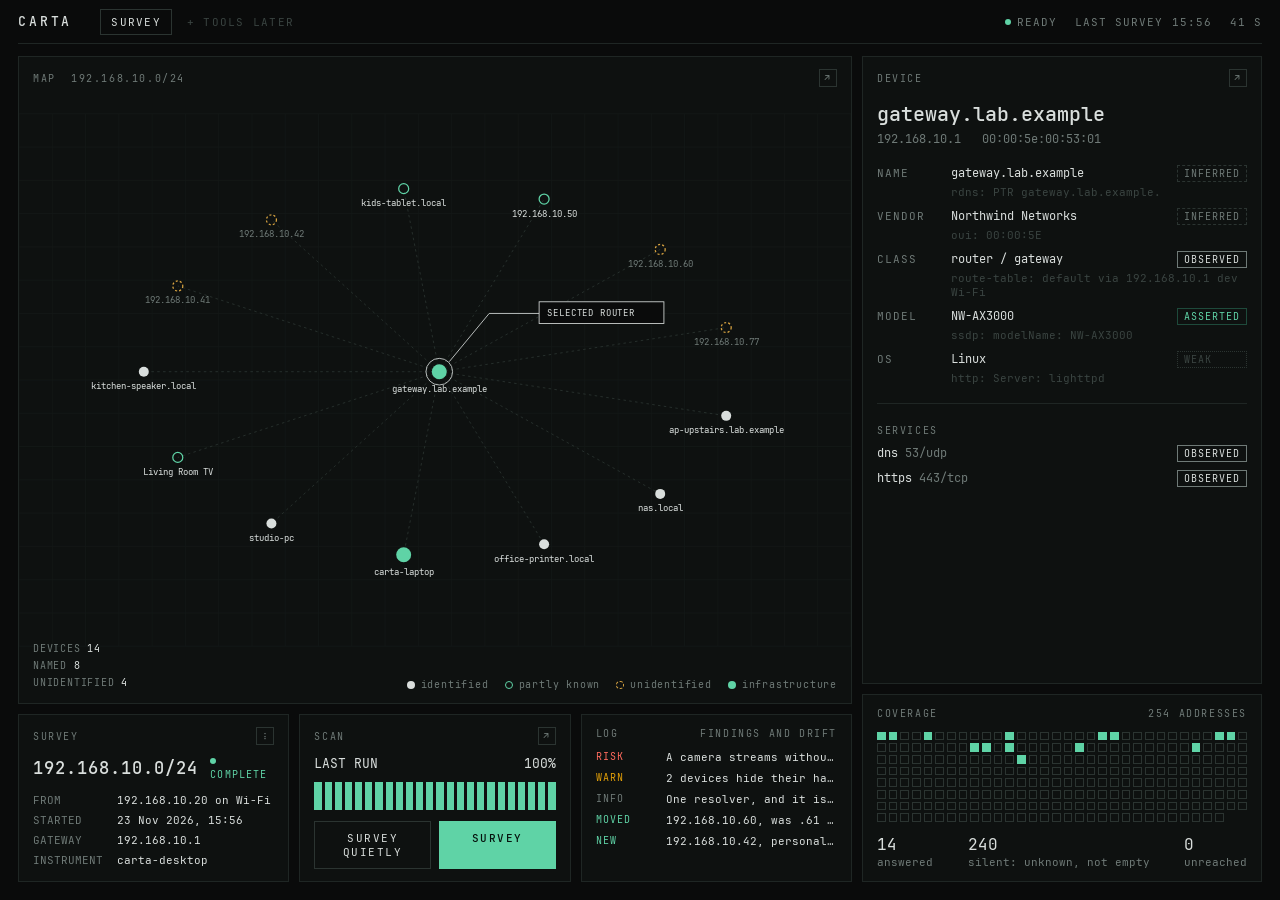
<file: desktop/mocks/a-instrument.html>
<!doctype html>
<html lang="en">
<head>
<meta charset="utf-8">
<meta name="viewport" content="width=device-width, initial-scale=1">
<title>Carta A: Instrument</title>
<style>
@font-face { font-family: "JetBrains Mono"; src: url("[data-uri]") format("woff2"); font-weight: 400; }
@font-face { font-family: "JetBrains Mono"; src: url("[data-uri]") format("woff2"); font-weight: 600 700; }
:root {
  --bg: #0a0b0b; --tile: #0e1110; --line: #1f2624; --line2: #2b3431;
  --fg: #d9dedc; --dim: #6f7a77; --faint: #3a4441;
  --accent: #5fd3a6; --accentdim: #1e4a3b; --unknown: #d9a441; --risk: #ff6b5e; --warn: #e3a008;
  --mono: "JetBrains Mono", ui-monospace, Consolas, monospace;
}
* { box-sizing: border-box; margin: 0; }
html, body { height: 100%; background: var(--bg); color: var(--fg); font-family: var(--mono); font-size: 12px; }
body { display: grid; grid-template-rows: 44px 1fr; padding: 0 18px 18px; gap: 0; }

/* top strip: brand, tools, state */
.top { display: flex; align-items: center; gap: 28px; border-bottom: 1px solid var(--line); }
.brand { font-weight: 700; letter-spacing: .22em; font-size: 13px; }
.tools { display: flex; gap: 4px; }
.tools span { padding: 5px 10px; color: var(--dim); letter-spacing: .12em; font-size: 10.5px; border: 1px solid transparent; }
.tools .on { color: var(--fg); border-color: var(--line2); }
.tools .later { color: var(--faint); }
.state { margin-left: auto; display: flex; gap: 18px; color: var(--dim); font-size: 10.5px; letter-spacing: .1em; }
.dot { display: inline-block; width: 6px; height: 6px; border-radius: 50%; background: var(--accent); margin-right: 6px; vertical-align: 1px; }

/* the grid */
.grid { display: grid; gap: 10px; padding-top: 12px; min-height: 0;
  grid-template-columns: 1fr 1fr 1fr 400px; grid-template-rows: 1fr 168px; }
.tile { background: var(--tile); border: 1px solid var(--line); padding: 12px 14px; position: relative; min-height: 0; overflow: hidden; }
.label { color: var(--dim); font-size: 10px; letter-spacing: .16em; text-transform: uppercase; display: flex; justify-content: space-between; align-items: center; }
.corner { width: 18px; height: 18px; border: 1px solid var(--line2); display: grid; place-items: center; color: var(--dim); font-size: 10px; }
.map { grid-column: 1 / 4; grid-row: 1; padding: 0; }
.map .label { position: absolute; left: 14px; right: 14px; top: 12px; z-index: 2; }
.map svg { width: 100%; height: 100%; display: block; }
.readout { position: absolute; left: 14px; bottom: 12px; color: var(--dim); font-size: 10px; line-height: 1.7; letter-spacing: .08em; }
.readout b { color: var(--fg); font-weight: 400; }
.legend { position: absolute; right: 14px; bottom: 12px; display: flex; gap: 16px; color: var(--dim); font-size: 10px; letter-spacing: .08em; }
.legend i { display: inline-block; width: 8px; height: 8px; border-radius: 50%; margin-right: 6px; vertical-align: -1px; }

.right { grid-column: 4; grid-row: 1 / 3; display: grid; grid-template-rows: 1fr auto; gap: 10px; min-height: 0; }
.name { font-size: 20px; font-weight: 600; margin-top: 14px; }
.sub { color: var(--dim); margin-top: 4px; }
.kv { display: grid; grid-template-columns: 64px 1fr auto; row-gap: 9px; column-gap: 10px; margin-top: 18px; align-items: baseline; }
.kv .k { color: var(--dim); font-size: 10.5px; text-transform: uppercase; letter-spacing: .1em; }
.kv .ev { grid-column: 2 / 4; color: var(--faint); font-size: 10.5px; margin-top: -6px; }
.conf { font-size: 9.5px; letter-spacing: .1em; text-transform: uppercase; padding: 1px 6px; border: 1px solid var(--line2); color: var(--dim); }
.conf.asserted { color: var(--accent); border-color: var(--accentdim); }
.conf.observed { color: var(--fg); border-color: var(--dim); }
.conf.weak { color: var(--faint); border-style: dotted; }
.conf.inferred { border-style: dashed; }
.svc { margin-top: 18px; border-top: 1px solid var(--line); padding-top: 12px; }
.svc div { display: flex; justify-content: space-between; margin-top: 8px; }

.cells { display: grid; grid-template-columns: repeat(32, 1fr); gap: 3px; margin-top: 12px; }
.cells i { aspect-ratio: 1; border: 1px solid var(--line2); }
.cells i.a { background: var(--accent); border-color: var(--accent); }
.covnums { display: flex; justify-content: space-between; margin-top: 12px; color: var(--dim); font-size: 10.5px; }
.covnums b { color: var(--fg); font-weight: 400; font-size: 16px; display: block; }

.ident { grid-column: 1; grid-row: 2; }
.ident h2 { font-size: 17px; letter-spacing: .06em; font-weight: 600; margin: 10px 0 12px; display: flex; gap: 12px; align-items: center; }
.ident h2 small { font-size: 9.5px; color: var(--accent); letter-spacing: .12em; font-weight: 400; }
.ident dl { display: grid; grid-template-columns: 84px 1fr; row-gap: 6px; font-size: 11px; }
.ident dt { color: var(--dim); }

.scan { grid-column: 2; grid-row: 2; display: flex; flex-direction: column; }
.scanhead { display: flex; justify-content: space-between; margin-top: 10px; font-size: 13px; }
.blocks { display: grid; grid-template-columns: repeat(24, 1fr); gap: 3px; margin-top: 10px; height: 28px; }
.blocks i { background: var(--accent); }
.blocks i.off { background: transparent; border: 1px solid var(--line2); }
.buttons { display: flex; gap: 8px; margin-top: auto; }
.btn { flex: 1; padding: 9px 0; text-align: center; letter-spacing: .14em; font-size: 10.5px; border: 1px solid var(--line2); color: var(--fg); }
.btn.primary { background: var(--accent); color: #06120d; border-color: var(--accent); font-weight: 600; }

.log { grid-column: 3; grid-row: 2; }
.log .lines { margin-top: 10px; display: grid; gap: 7px; font-size: 11px; }
.log .lines div { display: grid; grid-template-columns: 62px 1fr; gap: 8px; }
.sev { font-size: 9.5px; letter-spacing: .12em; }
.sev.risk { color: var(--risk); } .sev.warn { color: var(--warn); } .sev.info { color: var(--dim); }
.sev.drift { color: var(--accent); }
.log .lines span:last-child { color: var(--fg); white-space: nowrap; overflow: hidden; text-overflow: ellipsis; }
</style>
</head>
<body>
<header class="top">
  <div class="brand">CARTA</div>
  <nav class="tools"><span class="on">SURVEY</span><span class="later">+ TOOLS LATER</span></nav>
  <div class="state"><span><i class="dot"></i>READY</span><span>LAST SURVEY 15:56</span><span>41 S</span></div>
</header>

<main class="grid">
  <section class="tile map">
    <div class="label"><span>Map&nbsp;&nbsp;192.168.10.0/24</span><span class="corner">&#8599;</span></div>
    <svg id="map" viewBox="0 0 1000 640" preserveAspectRatio="xMidYMid meet"></svg>
    <div class="readout">DEVICES <b>14</b><br>NAMED <b>8</b><br>UNIDENTIFIED <b>4</b></div>
    <div class="legend">
      <span><i style="background:var(--fg)"></i>identified</span>
      <span><i style="border:1.5px solid var(--accent)"></i>partly known</span>
      <span><i style="border:1.5px dashed var(--unknown)"></i>unidentified</span>
      <span><i style="background:var(--accent)"></i>infrastructure</span>
    </div>
  </section>

  <aside class="right">
    <section class="tile" id="device">
      <div class="label"><span>Device</span><span class="corner">&#8599;</span></div>
    </section>
    <section class="tile">
      <div class="label"><span>Coverage</span><span>254 addresses</span></div>
      <div class="cells" id="cells"></div>
      <div class="covnums"><span><b>14</b>answered</span><span><b>240</b>silent: unknown, not empty</span><span><b>0</b>unreached</span></div>
    </section>
  </aside>

  <section class="tile ident">
    <div class="label"><span>Survey</span><span class="corner">&#8942;</span></div>
    <h2>192.168.10.0/24 <small><i class="dot"></i>COMPLETE</small></h2>
    <dl>
      <dt>FROM</dt><dd>192.168.10.20 on Wi-Fi</dd>
      <dt>STARTED</dt><dd>23 Nov 2026, 15:56</dd>
      <dt>GATEWAY</dt><dd>192.168.10.1</dd>
      <dt>INSTRUMENT</dt><dd>carta-desktop</dd>
    </dl>
  </section>

  <section class="tile scan">
    <div class="label"><span>Scan</span><span class="corner">&#8599;</span></div>
    <div class="scanhead"><span>LAST RUN</span><span>100%</span></div>
    <div class="blocks" id="blocks"></div>
    <div class="buttons"><span class="btn">SURVEY QUIETLY</span><span class="btn primary">SURVEY</span></div>
  </section>

  <section class="tile log">
    <div class="label"><span>Log</span><span>findings and drift</span></div>
    <div class="lines">
      <div><span class="sev risk">RISK</span><span>A camera streams without a name or an owner</span></div>
      <div><span class="sev warn">WARN</span><span>2 devices hide their hardware address</span></div>
      <div><span class="sev info">INFO</span><span>One resolver, and it is the gateway</span></div>
      <div><span class="sev drift">MOVED</span><span>192.168.10.60, was .61 (by mac, observed)</span></div>
      <div><span class="sev drift">NEW</span><span>192.168.10.42, personal device</span></div>
    </div>
  </section>
</main>

<script>
// Shared data for the three Carta Desktop layout mocks. The network is
// fictional (192.168.10.0/24, documentation MACs from RFC 7042); it is the
// same survey the Fyne mock shows, so the options can be compared fairly.
window.CARTA = (() => {
  const vantage = {
    prefix: '192.168.10.0/24', ip: '192.168.10.20', iface: 'Wi-Fi', host: 'carta-laptop',
    started: '23 Nov 2026, 15:56', duration: '41 s', instrument: 'carta-desktop',
    gateway: '192.168.10.1', resolver: '192.168.10.1',
  };

  // kind: named (a name and a confident identification), partial (one of the
  // two), unknown (neither), infra (the gateway and the instrument).
  const devices = [
    { id: 'gw', label: 'gateway.lab.example', sub: 'router / gateway', kind: 'infra', ip: '192.168.10.1', mac: '00:00:5e:00:53:01' },
    { id: 'ap', label: 'ap-upstairs.lab.example', sub: 'access point', kind: 'named', ip: '192.168.10.2', mac: '00:00:5e:00:53:02' },
    { id: 'nas', label: 'nas.local', sub: 'storage / NAS', kind: 'named', ip: '192.168.10.5', mac: '00:00:5e:00:53:05' },
    { id: 'prn', label: 'office-printer.local', sub: 'printer', kind: 'named', ip: '192.168.10.12', mac: '00:00:5e:00:53:0c' },
    { id: 'me', label: 'carta-laptop', sub: 'survey vantage', kind: 'infra', ip: '192.168.10.20', mac: '00:00:5e:00:53:14' },
    { id: 'pc', label: 'studio-pc', sub: 'workstation', kind: 'named', ip: '192.168.10.21', mac: '00:00:5e:00:53:15' },
    { id: 'tv', label: 'Living Room TV', sub: 'media / TV', kind: 'partial', ip: '192.168.10.30', mac: '00:00:5e:00:53:1e' },
    { id: 'spk', label: 'kitchen-speaker.local', sub: 'speaker', kind: 'named', ip: '192.168.10.31', mac: '00:00:5e:00:53:1f' },
    { id: 'p41', label: '192.168.10.41', sub: 'personal device?', kind: 'unknown', ip: '192.168.10.41', mac: '7e:5d:c3:00:00:aa' },
    { id: 'p42', label: '192.168.10.42', sub: 'personal device?', kind: 'unknown', ip: '192.168.10.42', mac: '3a:91:0c:00:00:bb' },
    { id: 'tab', label: 'kids-tablet.local', sub: 'tablet?', kind: 'partial', ip: '192.168.10.44', mac: '00:00:5e:00:53:2c' },
    { id: 'plg', label: '192.168.10.50', sub: 'smart plug', kind: 'partial', ip: '192.168.10.50', mac: '00:00:5e:00:53:32' },
    { id: 'cam', label: '192.168.10.60', sub: 'camera?', kind: 'unknown', ip: '192.168.10.60', mac: '00:00:5e:00:53:3c' },
    { id: 'u77', label: '192.168.10.77', sub: 'unidentified', kind: 'unknown', ip: '192.168.10.77', mac: '' },
  ];
  const links = devices.filter(d => d.id !== 'gw').map(d => ({ a: 'gw', b: d.id, inferred: true }));

  // The selected device, as the inspector shows it: each claim with the
  // confidence it deserves and the evidence it came from.
  const selected = {
    id: 'gw', label: 'gateway.lab.example', ip: '192.168.10.1', mac: '00:00:5e:00:53:01',
    claims: [
      { key: 'Name', value: 'gateway.lab.example', conf: 'inferred', method: 'rdns', evidence: 'PTR gateway.lab.example.' },
      { key: 'Vendor', value: 'Northwind Networks', conf: 'inferred', method: 'oui', evidence: '00:00:5E' },
      { key: 'Class', value: 'router / gateway', conf: 'observed', method: 'route-table', evidence: 'default via 192.168.10.1 dev Wi-Fi' },
      { key: 'Model', value: 'NW-AX3000', conf: 'asserted', method: 'ssdp', evidence: 'modelName: NW-AX3000' },
      { key: 'OS', value: 'Linux', conf: 'weak', method: 'http', evidence: 'Server: lighttpd' },
    ],
    services: [
      { name: 'dns', port: '53/udp', conf: 'observed' },
      { name: 'https', port: '443/tcp', conf: 'observed' },
    ],
  };

  // Every device's claims, so a mock can open any of them. The gateway's are
  // the richest; the rest are what a survey of this network would plausibly
  // learn, with the same honesty about how each was learned.
  const claims = {
    gw: selected.claims,
    ap: [
      { key: 'Name', value: 'ap-upstairs.lab.example', conf: 'inferred', method: 'rdns', evidence: 'PTR ap-upstairs.lab.example.' },
      { key: 'Class', value: 'access point', conf: 'inferred', method: 'ssdp', evidence: 'deviceType: WLANAccessPointDevice' },
      { key: 'Vendor', value: 'Northwind Networks', conf: 'inferred', method: 'oui', evidence: '00:00:5E' },
    ],
    nas: [
      { key: 'Name', value: 'nas.local', conf: 'asserted', method: 'mdns', evidence: 'nas.local A 192.168.10.5' },
      { key: 'Class', value: 'storage / NAS', conf: 'asserted', method: 'mdns', evidence: '_smb._tcp, _afpovertcp._tcp' },
      { key: 'Vendor', value: 'Contoso Storage', conf: 'inferred', method: 'oui', evidence: '00:00:5E' },
    ],
    prn: [
      { key: 'Name', value: 'office-printer.local', conf: 'asserted', method: 'mdns', evidence: 'office-printer.local A 192.168.10.12' },
      { key: 'Class', value: 'printer', conf: 'asserted', method: 'mdns', evidence: '_ipp._tcp.local' },
      { key: 'Model', value: 'Contoso P2100', conf: 'asserted', method: 'mdns', evidence: 'ty=Contoso P2100' },
    ],
    me: [
      { key: 'Name', value: 'carta-laptop', conf: 'asserted', method: 'host', evidence: 'this machine' },
      { key: 'Class', value: 'survey vantage', conf: 'observed', method: 'host', evidence: 'the instrument itself' },
      { key: 'OS', value: 'Windows', conf: 'asserted', method: 'host', evidence: 'runtime.GOOS' },
    ],
    pc: [
      { key: 'Name', value: 'studio-pc', conf: 'asserted', method: 'nbns', evidence: 'STUDIO-PC <00> UNIQUE' },
      { key: 'Class', value: 'workstation', conf: 'inferred', method: 'nbns', evidence: 'file server service <20>' },
      { key: 'OS', value: 'Windows', conf: 'weak', method: 'tcp-connect', evidence: 'TTL 128' },
    ],
    tv: [
      { key: 'Name', value: '', conf: '', method: '', evidence: '' },
      { key: 'Label', value: 'Living Room TV', conf: 'asserted', method: 'ssdp', evidence: 'friendlyName: Living Room TV' },
      { key: 'Class', value: 'media / TV', conf: 'asserted', method: 'ssdp', evidence: 'deviceType: MediaRenderer' },
    ],
    spk: [
      { key: 'Name', value: 'kitchen-speaker.local', conf: 'asserted', method: 'mdns', evidence: 'kitchen-speaker.local A 192.168.10.31' },
      { key: 'Class', value: 'speaker', conf: 'asserted', method: 'mdns', evidence: '_googlecast._tcp' },
    ],
    p41: [
      { key: 'Name', value: '', conf: '', method: '', evidence: '' },
      { key: 'Class', value: 'personal device (randomised MAC)', conf: 'weak', method: 'oui', evidence: 'locally administered bit set' },
    ],
    p42: [
      { key: 'Name', value: '', conf: '', method: '', evidence: '' },
      { key: 'Class', value: 'personal device (randomised MAC)', conf: 'weak', method: 'oui', evidence: 'locally administered bit set' },
    ],
    tab: [
      { key: 'Name', value: 'kids-tablet.local', conf: 'asserted', method: 'mdns', evidence: 'kids-tablet.local A 192.168.10.44' },
      { key: 'Class', value: 'tablet', conf: 'weak', method: 'mdns', evidence: '_companion-link._tcp' },
    ],
    plg: [
      { key: 'Name', value: '', conf: '', method: '', evidence: '' },
      { key: 'Class', value: 'smart plug', conf: 'inferred', method: 'http', evidence: '<title>Plug setup</title>' },
      { key: 'Vendor', value: 'Fabrikam IoT', conf: 'inferred', method: 'oui', evidence: '00:00:5E' },
    ],
    cam: [
      { key: 'Name', value: '', conf: '', method: '', evidence: '' },
      { key: 'Class', value: 'camera', conf: 'weak', method: 'tcp-connect', evidence: '554/tcp (rtsp) open' },
      { key: 'Vendor', value: 'Fabrikam IoT', conf: 'inferred', method: 'oui', evidence: '00:00:5E' },
    ],
    u77: [
      { key: 'Name', value: '', conf: '', method: '', evidence: '' },
      { key: 'Class', value: '', conf: '', method: '', evidence: '' },
    ],
  };
  const services = {
    gw: selected.services, nas: [{ name: 'smb', port: '445/tcp', conf: 'asserted' }, { name: 'https', port: '5001/tcp', conf: 'observed' }],
    prn: [{ name: 'ipp', port: '631/tcp', conf: 'asserted' }], cam: [{ name: 'rtsp', port: '554/tcp', conf: 'observed' }],
    u77: [{ name: 'ssh', port: '22/tcp', conf: 'observed' }], pc: [{ name: 'smb', port: '445/tcp', conf: 'observed' }],
  };

  const findings = [
    { severity: 'risk', title: 'A camera streams without a name or an owner', conf: 'observed', entity: 'cam',
      detail: '192.168.10.60 answers on RTSP (554/tcp) and announces nothing about itself.' },
    { severity: 'warn', title: '2 devices hide their hardware address', conf: 'inferred', entity: 'p41',
      detail: 'Randomised MACs are normal on phones, but they cannot be told apart across surveys.' },
    { severity: 'info', title: 'One resolver, and it is the gateway', conf: 'observed', entity: 'gw',
      detail: 'If 192.168.10.1 stops answering DNS, every device here loses names.' },
  ];

  const drift = {
    since: '16 Nov 2026, 14:44',
    changes: [
      { kind: 'appeared', id: 'p42', entity: '192.168.10.42', text: 'personal device (randomised MAC)' },
      { kind: 'moved', id: 'cam', entity: '192.168.10.60', text: 'was 192.168.10.61, now 192.168.10.60', by: 'mac', conf: 'observed' },
      { kind: 'mutated', id: 'nas', entity: 'nas.local', text: 'service appeared: https (5001/tcp)', by: 'mac', conf: 'observed' },
    ],
  };

  // 254 addresses: which answered, which were asked and stayed silent.
  const answered = new Set([1, 2, 5, 12, 20, 21, 30, 31, 41, 42, 44, 50, 60, 77]);
  const coverage = { total: 254, swept: 254, answered: answered.size, isAnswered: n => answered.has(n) };

  // The web UI's spring layout, run to a fixed count so the picture is the
  // same every time; returns positions normalised to 0..1.
  function layout() {
    const nodes = devices.map((d, i) => {
      const a = (i / devices.length) * Math.PI * 2;
      return { d, x: Math.cos(a) * 220, y: Math.sin(a) * 220, vx: 0, vy: 0 };
    });
    const idx = Object.fromEntries(nodes.map(n => [n.d.id, n]));
    const ls = links.map(l => ({ a: idx[l.a], b: idx[l.b] }));
    for (let s = 0; s < 400; s++) {
      const t = 1 - s / 400;
      for (const n of nodes) {
        for (const m of nodes) {
          if (n === m) continue;
          const dx = n.x - m.x, dy = n.y - m.y, d2 = dx * dx + dy * dy || 0.01, f = 2400 / d2;
          n.vx += dx * f * 0.02; n.vy += dy * f * 0.02;
        }
        n.vx -= n.x * 0.002; n.vy -= n.y * 0.002;
      }
      for (const l of ls) {
        const dx = l.b.x - l.a.x, dy = l.b.y - l.a.y, d = Math.hypot(dx, dy) || 0.01, f = (d - 130) * 0.01;
        l.a.vx += dx / d * f; l.a.vy += dy / d * f; l.b.vx -= dx / d * f; l.b.vy -= dy / d * f;
      }
      for (const n of nodes) { n.x += n.vx * t; n.y += n.vy * t; n.vx *= 0.82; n.vy *= 0.82; }
    }
    const xs = nodes.map(n => n.x), ys = nodes.map(n => n.y);
    const minX = Math.min(...xs), maxX = Math.max(...xs), minY = Math.min(...ys), maxY = Math.max(...ys);
    for (const n of nodes) { n.u = (n.x - minX) / (maxX - minX); n.v = (n.y - minY) / (maxY - minY); }
    return idx;
  }

  return { vantage, devices, links, selected, claims, services, findings, drift, coverage, layout: layout() };
})();
</script>
<script>
const C = window.CARTA, svg = document.getElementById('map'), NS = 'http://www.w3.org/2000/svg';
const css = n => getComputedStyle(document.documentElement).getPropertyValue(n).trim();
const el = (tag, attrs, text) => { const e = document.createElementNS(NS, tag); for (const k in attrs) e.setAttribute(k, attrs[k]); if (text) e.textContent = text; svg.append(e); return e; };
const W = 1000, H = 640, P = { l: 150, r: 150, t: 90, b: 110 };
const pos = id => { const n = C.layout[id]; return [P.l + n.u * (W - P.l - P.r), P.t + n.v * (H - P.t - P.b)]; };

// a faint measuring grid, drawn as lines rather than a CSS pattern
for (let x = 0; x <= W; x += 40) el('line', { x1: x, y1: 0, x2: x, y2: H, stroke: '#141918', 'stroke-width': 1 });
for (let y = 0; y <= H; y += 40) el('line', { x1: 0, y1: y, x2: W, y2: y, stroke: '#141918', 'stroke-width': 1 });

for (const l of C.links) {
  const [x1, y1] = pos(l.a), [x2, y2] = pos(l.b);
  el('line', { x1, y1, x2, y2, stroke: css('--line2'), 'stroke-width': 1, 'stroke-dasharray': '3 4' });
}
for (const d of C.devices) {
  const [x, y] = pos(d.id), r = d.kind === 'infra' ? 9 : 6;
  if (d.kind === 'named') el('circle', { cx: x, cy: y, r, fill: css('--fg') });
  if (d.kind === 'infra') el('circle', { cx: x, cy: y, r, fill: css('--accent') });
  if (d.kind === 'partial') el('circle', { cx: x, cy: y, r, fill: 'none', stroke: css('--accent'), 'stroke-width': 1.5 });
  if (d.kind === 'unknown') el('circle', { cx: x, cy: y, r, fill: 'none', stroke: css('--unknown'), 'stroke-width': 1.5, 'stroke-dasharray': '2.5 2.5' });
  el('text', { x, y: y + r + 15, 'text-anchor': 'middle', fill: d.kind === 'unknown' ? css('--dim') : css('--fg'), 'font-size': 11, 'font-family': css('--mono') }, d.label);
}
// callout for the selected device: a box joined to it by a leader line
const [gx, gy] = pos('gw');
el('circle', { cx: gx, cy: gy, r: 16, fill: 'none', stroke: css('--fg'), 'stroke-width': 1 });
el('polyline', { points: `${gx + 12},${gy - 12} ${gx + 60},${gy - 70} ${gx + 120},${gy - 70}`, fill: 'none', stroke: css('--fg'), 'stroke-width': 1 });
el('rect', { x: gx + 120, y: gy - 84, width: 150, height: 26, fill: css('--bg'), stroke: css('--fg'), 'stroke-width': 1 });
el('text', { x: gx + 130, y: gy - 67, fill: css('--fg'), 'font-size': 11, 'font-family': css('--mono'), 'letter-spacing': 1 }, 'SELECTED  ROUTER');

// inspector
const s = C.selected, dev = document.getElementById('device');
dev.insertAdjacentHTML('beforeend', `
  <div class="name">${s.label}</div>
  <div class="sub">${s.ip}&nbsp;&nbsp;&nbsp;${s.mac}</div>
  <div class="kv">${s.claims.map(c => `
    <span class="k">${c.key}</span><span>${c.value}</span><span class="conf ${c.conf}">${c.conf}</span>
    <span class="ev">${c.method}: ${c.evidence}</span>`).join('')}
  </div>
  <div class="svc"><div class="label"><span>Services</span></div>
    ${s.services.map(v => `<div><span>${v.name} <span style="color:var(--dim)">${v.port}</span></span><span class="conf ${v.conf}">${v.conf}</span></div>`).join('')}
  </div>`);

// 254 cells, one per address
document.getElementById('cells').innerHTML =
  Array.from({ length: 254 }, (_, i) => `<i class="${C.coverage.isAnswered(i + 1) ? 'a' : ''}"></i>`).join('');
document.getElementById('blocks').innerHTML = Array.from({ length: 24 }, () => '<i></i>').join('');
</script>
</body>
</html>
</file>
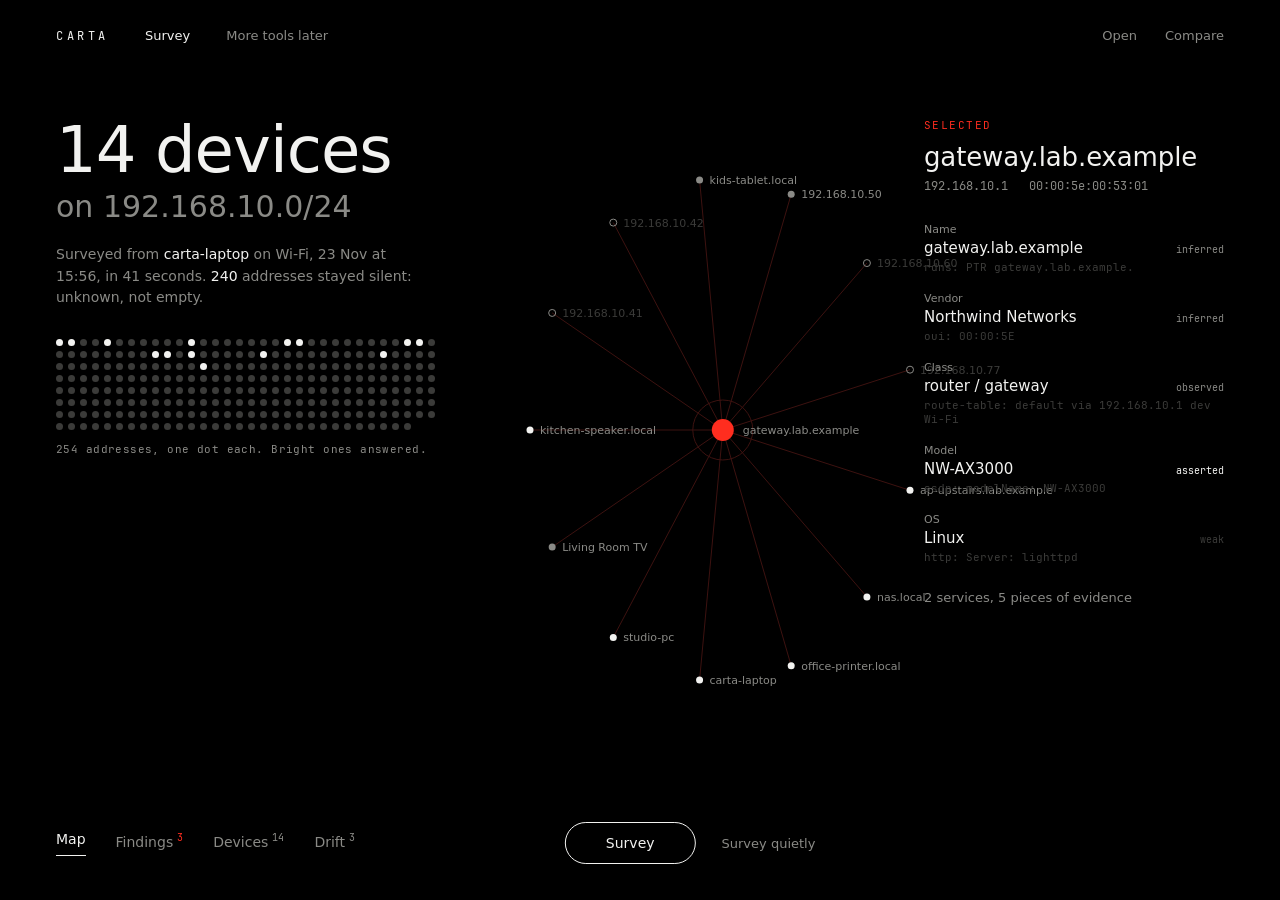
<file: desktop/mocks/b-quiet.html>
<!doctype html>
<html lang="en">
<head>
<meta charset="utf-8">
<meta name="viewport" content="width=device-width, initial-scale=1">
<title>Carta B: Quiet</title>
<style>
@font-face { font-family: "JetBrains Mono"; src: url("[data-uri]") format("woff2"); font-weight: 400; }
:root {
  --bg: #000; --fg: #f2f2f0; --dim: #8a8a86; --faint: #3b3b39; --hair: #1c1c1b;
  --red: #ff2d1f; --link: #3d1210; --amber: #c9973a;
  --sans: "Segoe UI Variable Display", "Segoe UI", system-ui, sans-serif;
  --mono: "JetBrains Mono", ui-monospace, Consolas, monospace;
}
* { box-sizing: border-box; margin: 0; }
html, body { height: 100%; background: var(--bg); color: var(--fg); font-family: var(--sans); }
body { position: relative; overflow: hidden; }

.top { position: absolute; top: 28px; left: 56px; right: 56px; display: flex; align-items: baseline; gap: 36px; font-size: 13px; }
.mark { font-family: var(--mono); letter-spacing: .3em; font-size: 12px; }
.top span { color: var(--dim); }
.top .on { color: var(--fg); }
.top .right { margin-left: auto; display: flex; gap: 28px; }

/* left column: the sentence that says what this survey is */
.story { position: absolute; left: 56px; top: 118px; width: 420px; }
h1 { font-weight: 300; font-size: 64px; line-height: 1; letter-spacing: -.015em; }
h1 em { display: block; font-style: normal; color: var(--dim); font-size: 30px; margin-top: 10px; letter-spacing: 0; }
.lede { margin-top: 22px; color: var(--dim); font-size: 14px; line-height: 1.55; max-width: 360px; }
.lede b { color: var(--fg); font-weight: 400; }
.matrix { margin-top: 30px; display: grid; grid-template-columns: repeat(32, 7px); gap: 5px; }
.matrix i { width: 7px; height: 7px; border-radius: 50%; background: var(--faint); }
.matrix i.a { background: var(--fg); }
.mlabel { margin-top: 12px; font-family: var(--mono); font-size: 10.5px; color: var(--dim); letter-spacing: .04em; }

.sections { position: absolute; left: 56px; bottom: 44px; display: flex; gap: 30px; font-size: 14px; }
.sections span { color: var(--dim); padding-bottom: 6px; }
.sections .on { color: var(--fg); border-bottom: 1px solid var(--fg); }
.sections sup { font-family: var(--mono); font-size: 10px; margin-left: 4px; color: var(--dim); }
.sections .risk sup { color: var(--red); }

/* the map is the page */
svg { position: absolute; left: 480px; top: 70px; width: 580px; height: 720px; }

/* selected device: plain text, no boxes */
.detail { position: absolute; right: 56px; top: 118px; width: 300px; }
.detail .kicker { font-family: var(--mono); font-size: 10.5px; color: var(--red); letter-spacing: .14em; }
.detail h2 { font-weight: 300; font-size: 26px; margin-top: 10px; letter-spacing: -.005em; }
.detail .addr { font-family: var(--mono); font-size: 11.5px; color: var(--dim); margin-top: 6px; }
.claims { margin-top: 30px; display: grid; gap: 18px; }
.claim .k { font-size: 11px; color: var(--dim); }
.claim .v { font-size: 15px; margin-top: 3px; display: flex; justify-content: space-between; align-items: baseline; }
.claim .c { font-family: var(--mono); font-size: 10px; color: var(--dim); }
.claim .c.asserted { color: var(--fg); }
.claim .c.weak { color: var(--faint); }
.claim .e { font-family: var(--mono); font-size: 10.5px; color: var(--faint); margin-top: 3px; }
.more { margin-top: 26px; font-size: 13px; color: var(--dim); }

.actions { position: absolute; left: 50%; bottom: 36px; transform: translateX(-30%); display: flex; align-items: center; gap: 26px; }
.pill { border: 1px solid var(--fg); border-radius: 999px; padding: 12px 40px; font-size: 14px; }
.ghost { color: var(--dim); font-size: 13px; }
</style>
</head>
<body>
<header class="top">
  <span class="mark on">CARTA</span>
  <span class="on">Survey</span>
  <span>More tools later</span>
  <div class="right"><span>Open</span><span>Compare</span></div>
</header>

<section class="story">
  <h1>14 devices<em>on 192.168.10.0/24</em></h1>
  <p class="lede">Surveyed from <b>carta-laptop</b> on Wi-Fi, 23 Nov at 15:56, in 41 seconds.
    <b>240</b> addresses stayed silent: unknown, not empty.</p>
  <div class="matrix" id="matrix"></div>
  <div class="mlabel">254 addresses, one dot each. Bright ones answered.</div>
</section>

<nav class="sections">
  <span class="on">Map</span>
  <span class="risk">Findings<sup>3</sup></span>
  <span>Devices<sup>14</sup></span>
  <span>Drift<sup>3</sup></span>
</nav>

<svg id="map" viewBox="0 0 580 720"></svg>

<aside class="detail" id="detail"></aside>

<div class="actions"><span class="pill">Survey</span><span class="ghost">Survey quietly</span></div>

<script>
// Shared data for the three Carta Desktop layout mocks. The network is
// fictional (192.168.10.0/24, documentation MACs from RFC 7042); it is the
// same survey the Fyne mock shows, so the options can be compared fairly.
window.CARTA = (() => {
  const vantage = {
    prefix: '192.168.10.0/24', ip: '192.168.10.20', iface: 'Wi-Fi', host: 'carta-laptop',
    started: '23 Nov 2026, 15:56', duration: '41 s', instrument: 'carta-desktop',
    gateway: '192.168.10.1', resolver: '192.168.10.1',
  };

  // kind: named (a name and a confident identification), partial (one of the
  // two), unknown (neither), infra (the gateway and the instrument).
  const devices = [
    { id: 'gw', label: 'gateway.lab.example', sub: 'router / gateway', kind: 'infra', ip: '192.168.10.1', mac: '00:00:5e:00:53:01' },
    { id: 'ap', label: 'ap-upstairs.lab.example', sub: 'access point', kind: 'named', ip: '192.168.10.2', mac: '00:00:5e:00:53:02' },
    { id: 'nas', label: 'nas.local', sub: 'storage / NAS', kind: 'named', ip: '192.168.10.5', mac: '00:00:5e:00:53:05' },
    { id: 'prn', label: 'office-printer.local', sub: 'printer', kind: 'named', ip: '192.168.10.12', mac: '00:00:5e:00:53:0c' },
    { id: 'me', label: 'carta-laptop', sub: 'survey vantage', kind: 'infra', ip: '192.168.10.20', mac: '00:00:5e:00:53:14' },
    { id: 'pc', label: 'studio-pc', sub: 'workstation', kind: 'named', ip: '192.168.10.21', mac: '00:00:5e:00:53:15' },
    { id: 'tv', label: 'Living Room TV', sub: 'media / TV', kind: 'partial', ip: '192.168.10.30', mac: '00:00:5e:00:53:1e' },
    { id: 'spk', label: 'kitchen-speaker.local', sub: 'speaker', kind: 'named', ip: '192.168.10.31', mac: '00:00:5e:00:53:1f' },
    { id: 'p41', label: '192.168.10.41', sub: 'personal device?', kind: 'unknown', ip: '192.168.10.41', mac: '7e:5d:c3:00:00:aa' },
    { id: 'p42', label: '192.168.10.42', sub: 'personal device?', kind: 'unknown', ip: '192.168.10.42', mac: '3a:91:0c:00:00:bb' },
    { id: 'tab', label: 'kids-tablet.local', sub: 'tablet?', kind: 'partial', ip: '192.168.10.44', mac: '00:00:5e:00:53:2c' },
    { id: 'plg', label: '192.168.10.50', sub: 'smart plug', kind: 'partial', ip: '192.168.10.50', mac: '00:00:5e:00:53:32' },
    { id: 'cam', label: '192.168.10.60', sub: 'camera?', kind: 'unknown', ip: '192.168.10.60', mac: '00:00:5e:00:53:3c' },
    { id: 'u77', label: '192.168.10.77', sub: 'unidentified', kind: 'unknown', ip: '192.168.10.77', mac: '' },
  ];
  const links = devices.filter(d => d.id !== 'gw').map(d => ({ a: 'gw', b: d.id, inferred: true }));

  // The selected device, as the inspector shows it: each claim with the
  // confidence it deserves and the evidence it came from.
  const selected = {
    id: 'gw', label: 'gateway.lab.example', ip: '192.168.10.1', mac: '00:00:5e:00:53:01',
    claims: [
      { key: 'Name', value: 'gateway.lab.example', conf: 'inferred', method: 'rdns', evidence: 'PTR gateway.lab.example.' },
      { key: 'Vendor', value: 'Northwind Networks', conf: 'inferred', method: 'oui', evidence: '00:00:5E' },
      { key: 'Class', value: 'router / gateway', conf: 'observed', method: 'route-table', evidence: 'default via 192.168.10.1 dev Wi-Fi' },
      { key: 'Model', value: 'NW-AX3000', conf: 'asserted', method: 'ssdp', evidence: 'modelName: NW-AX3000' },
      { key: 'OS', value: 'Linux', conf: 'weak', method: 'http', evidence: 'Server: lighttpd' },
    ],
    services: [
      { name: 'dns', port: '53/udp', conf: 'observed' },
      { name: 'https', port: '443/tcp', conf: 'observed' },
    ],
  };

  // Every device's claims, so a mock can open any of them. The gateway's are
  // the richest; the rest are what a survey of this network would plausibly
  // learn, with the same honesty about how each was learned.
  const claims = {
    gw: selected.claims,
    ap: [
      { key: 'Name', value: 'ap-upstairs.lab.example', conf: 'inferred', method: 'rdns', evidence: 'PTR ap-upstairs.lab.example.' },
      { key: 'Class', value: 'access point', conf: 'inferred', method: 'ssdp', evidence: 'deviceType: WLANAccessPointDevice' },
      { key: 'Vendor', value: 'Northwind Networks', conf: 'inferred', method: 'oui', evidence: '00:00:5E' },
    ],
    nas: [
      { key: 'Name', value: 'nas.local', conf: 'asserted', method: 'mdns', evidence: 'nas.local A 192.168.10.5' },
      { key: 'Class', value: 'storage / NAS', conf: 'asserted', method: 'mdns', evidence: '_smb._tcp, _afpovertcp._tcp' },
      { key: 'Vendor', value: 'Contoso Storage', conf: 'inferred', method: 'oui', evidence: '00:00:5E' },
    ],
    prn: [
      { key: 'Name', value: 'office-printer.local', conf: 'asserted', method: 'mdns', evidence: 'office-printer.local A 192.168.10.12' },
      { key: 'Class', value: 'printer', conf: 'asserted', method: 'mdns', evidence: '_ipp._tcp.local' },
      { key: 'Model', value: 'Contoso P2100', conf: 'asserted', method: 'mdns', evidence: 'ty=Contoso P2100' },
    ],
    me: [
      { key: 'Name', value: 'carta-laptop', conf: 'asserted', method: 'host', evidence: 'this machine' },
      { key: 'Class', value: 'survey vantage', conf: 'observed', method: 'host', evidence: 'the instrument itself' },
      { key: 'OS', value: 'Windows', conf: 'asserted', method: 'host', evidence: 'runtime.GOOS' },
    ],
    pc: [
      { key: 'Name', value: 'studio-pc', conf: 'asserted', method: 'nbns', evidence: 'STUDIO-PC <00> UNIQUE' },
      { key: 'Class', value: 'workstation', conf: 'inferred', method: 'nbns', evidence: 'file server service <20>' },
      { key: 'OS', value: 'Windows', conf: 'weak', method: 'tcp-connect', evidence: 'TTL 128' },
    ],
    tv: [
      { key: 'Name', value: '', conf: '', method: '', evidence: '' },
      { key: 'Label', value: 'Living Room TV', conf: 'asserted', method: 'ssdp', evidence: 'friendlyName: Living Room TV' },
      { key: 'Class', value: 'media / TV', conf: 'asserted', method: 'ssdp', evidence: 'deviceType: MediaRenderer' },
    ],
    spk: [
      { key: 'Name', value: 'kitchen-speaker.local', conf: 'asserted', method: 'mdns', evidence: 'kitchen-speaker.local A 192.168.10.31' },
      { key: 'Class', value: 'speaker', conf: 'asserted', method: 'mdns', evidence: '_googlecast._tcp' },
    ],
    p41: [
      { key: 'Name', value: '', conf: '', method: '', evidence: '' },
      { key: 'Class', value: 'personal device (randomised MAC)', conf: 'weak', method: 'oui', evidence: 'locally administered bit set' },
    ],
    p42: [
      { key: 'Name', value: '', conf: '', method: '', evidence: '' },
      { key: 'Class', value: 'personal device (randomised MAC)', conf: 'weak', method: 'oui', evidence: 'locally administered bit set' },
    ],
    tab: [
      { key: 'Name', value: 'kids-tablet.local', conf: 'asserted', method: 'mdns', evidence: 'kids-tablet.local A 192.168.10.44' },
      { key: 'Class', value: 'tablet', conf: 'weak', method: 'mdns', evidence: '_companion-link._tcp' },
    ],
    plg: [
      { key: 'Name', value: '', conf: '', method: '', evidence: '' },
      { key: 'Class', value: 'smart plug', conf: 'inferred', method: 'http', evidence: '<title>Plug setup</title>' },
      { key: 'Vendor', value: 'Fabrikam IoT', conf: 'inferred', method: 'oui', evidence: '00:00:5E' },
    ],
    cam: [
      { key: 'Name', value: '', conf: '', method: '', evidence: '' },
      { key: 'Class', value: 'camera', conf: 'weak', method: 'tcp-connect', evidence: '554/tcp (rtsp) open' },
      { key: 'Vendor', value: 'Fabrikam IoT', conf: 'inferred', method: 'oui', evidence: '00:00:5E' },
    ],
    u77: [
      { key: 'Name', value: '', conf: '', method: '', evidence: '' },
      { key: 'Class', value: '', conf: '', method: '', evidence: '' },
    ],
  };
  const services = {
    gw: selected.services, nas: [{ name: 'smb', port: '445/tcp', conf: 'asserted' }, { name: 'https', port: '5001/tcp', conf: 'observed' }],
    prn: [{ name: 'ipp', port: '631/tcp', conf: 'asserted' }], cam: [{ name: 'rtsp', port: '554/tcp', conf: 'observed' }],
    u77: [{ name: 'ssh', port: '22/tcp', conf: 'observed' }], pc: [{ name: 'smb', port: '445/tcp', conf: 'observed' }],
  };

  const findings = [
    { severity: 'risk', title: 'A camera streams without a name or an owner', conf: 'observed', entity: 'cam',
      detail: '192.168.10.60 answers on RTSP (554/tcp) and announces nothing about itself.' },
    { severity: 'warn', title: '2 devices hide their hardware address', conf: 'inferred', entity: 'p41',
      detail: 'Randomised MACs are normal on phones, but they cannot be told apart across surveys.' },
    { severity: 'info', title: 'One resolver, and it is the gateway', conf: 'observed', entity: 'gw',
      detail: 'If 192.168.10.1 stops answering DNS, every device here loses names.' },
  ];

  const drift = {
    since: '16 Nov 2026, 14:44',
    changes: [
      { kind: 'appeared', id: 'p42', entity: '192.168.10.42', text: 'personal device (randomised MAC)' },
      { kind: 'moved', id: 'cam', entity: '192.168.10.60', text: 'was 192.168.10.61, now 192.168.10.60', by: 'mac', conf: 'observed' },
      { kind: 'mutated', id: 'nas', entity: 'nas.local', text: 'service appeared: https (5001/tcp)', by: 'mac', conf: 'observed' },
    ],
  };

  // 254 addresses: which answered, which were asked and stayed silent.
  const answered = new Set([1, 2, 5, 12, 20, 21, 30, 31, 41, 42, 44, 50, 60, 77]);
  const coverage = { total: 254, swept: 254, answered: answered.size, isAnswered: n => answered.has(n) };

  // The web UI's spring layout, run to a fixed count so the picture is the
  // same every time; returns positions normalised to 0..1.
  function layout() {
    const nodes = devices.map((d, i) => {
      const a = (i / devices.length) * Math.PI * 2;
      return { d, x: Math.cos(a) * 220, y: Math.sin(a) * 220, vx: 0, vy: 0 };
    });
    const idx = Object.fromEntries(nodes.map(n => [n.d.id, n]));
    const ls = links.map(l => ({ a: idx[l.a], b: idx[l.b] }));
    for (let s = 0; s < 400; s++) {
      const t = 1 - s / 400;
      for (const n of nodes) {
        for (const m of nodes) {
          if (n === m) continue;
          const dx = n.x - m.x, dy = n.y - m.y, d2 = dx * dx + dy * dy || 0.01, f = 2400 / d2;
          n.vx += dx * f * 0.02; n.vy += dy * f * 0.02;
        }
        n.vx -= n.x * 0.002; n.vy -= n.y * 0.002;
      }
      for (const l of ls) {
        const dx = l.b.x - l.a.x, dy = l.b.y - l.a.y, d = Math.hypot(dx, dy) || 0.01, f = (d - 130) * 0.01;
        l.a.vx += dx / d * f; l.a.vy += dy / d * f; l.b.vx -= dx / d * f; l.b.vy -= dy / d * f;
      }
      for (const n of nodes) { n.x += n.vx * t; n.y += n.vy * t; n.vx *= 0.82; n.vy *= 0.82; }
    }
    const xs = nodes.map(n => n.x), ys = nodes.map(n => n.y);
    const minX = Math.min(...xs), maxX = Math.max(...xs), minY = Math.min(...ys), maxY = Math.max(...ys);
    for (const n of nodes) { n.u = (n.x - minX) / (maxX - minX); n.v = (n.y - minY) / (maxY - minY); }
    return idx;
  }

  return { vantage, devices, links, selected, claims, services, findings, drift, coverage, layout: layout() };
})();
</script>
<script>
const C = window.CARTA, svg = document.getElementById('map'), NS = 'http://www.w3.org/2000/svg';
const css = n => getComputedStyle(document.documentElement).getPropertyValue(n).trim();
const el = (tag, attrs, text) => { const e = document.createElementNS(NS, tag); for (const k in attrs) e.setAttribute(k, attrs[k]); if (text) e.textContent = text; svg.append(e); return e; };
const W = 580, H = 720, P = 70;
// more room on the right, where the labels run
const pos = id => { const n = C.layout[id]; return [50 + n.u * (W - 200), P + 40 + n.v * (H - 2 * P - 80)]; };

for (const l of C.links) {
  const [x1, y1] = pos(l.a), [x2, y2] = pos(l.b);
  el('line', { x1, y1, x2, y2, stroke: css('--link'), 'stroke-width': 1 });
}
for (const d of C.devices) {
  const [x, y] = pos(d.id);
  if (d.id === 'gw') {
    el('circle', { cx: x, cy: y, r: 30, fill: 'none', stroke: css('--link'), 'stroke-width': 1 });
    el('circle', { cx: x, cy: y, r: 11, fill: css('--red') });
  } else if (d.kind === 'unknown') {
    el('circle', { cx: x, cy: y, r: 3.5, fill: 'none', stroke: css('--dim'), 'stroke-width': 1 });
  } else if (d.kind === 'partial') {
    el('circle', { cx: x, cy: y, r: 3.5, fill: css('--dim') });
  } else {
    el('circle', { cx: x, cy: y, r: 3.5, fill: css('--fg') });
  }
  el('text', { x: x + (d.id === 'gw' ? 20 : 10), y: y + 4, fill: d.kind === 'unknown' ? css('--faint') : css('--dim'), 'font-size': 11, 'font-family': css('--sans') }, d.label);
}

const s = C.selected;
document.getElementById('detail').innerHTML = `
  <div class="kicker">SELECTED</div>
  <h2>${s.label}</h2>
  <div class="addr">${s.ip}&nbsp;&nbsp;&nbsp;${s.mac}</div>
  <div class="claims">${s.claims.map(c => `
    <div class="claim"><div class="k">${c.key}</div>
      <div class="v"><span>${c.value}</span><span class="c ${c.conf}">${c.conf}</span></div>
      <div class="e">${c.method}: ${c.evidence}</div></div>`).join('')}
  </div>
  <div class="more">2 services, 5 pieces of evidence</div>`;

document.getElementById('matrix').innerHTML =
  Array.from({ length: 254 }, (_, i) => `<i class="${C.coverage.isAnswered(i + 1) ? 'a' : ''}"></i>`).join('');
</script>
</body>
</html>
</file>
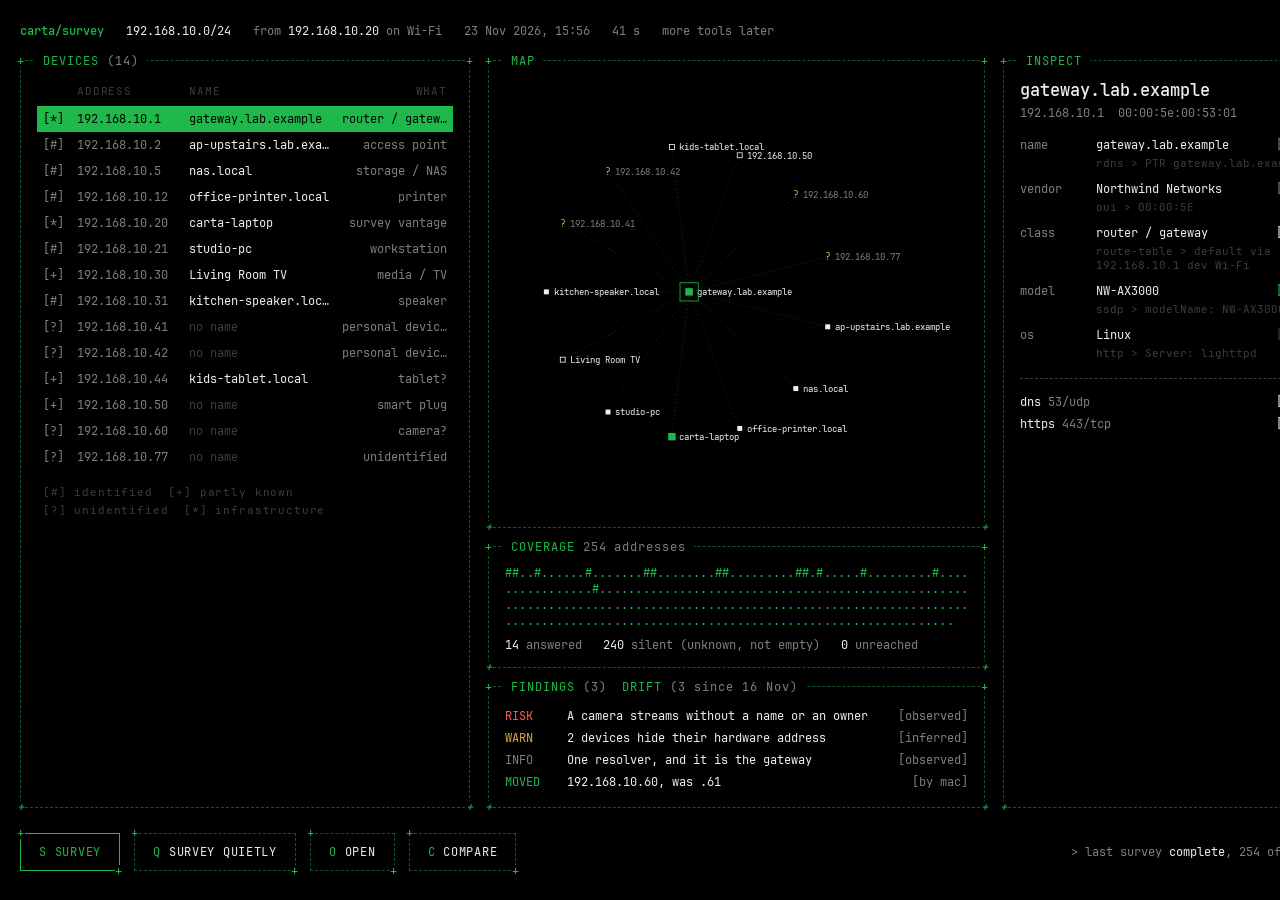
<file: desktop/mocks/c-ledger.html>
<!doctype html>
<html lang="en">
<head>
<meta charset="utf-8">
<meta name="viewport" content="width=device-width, initial-scale=1">
<title>Carta C: Ledger</title>
<style>
@font-face { font-family: "JetBrains Mono"; src: url("[data-uri]") format("woff2"); font-weight: 400; }
@font-face { font-family: "JetBrains Mono"; src: url("[data-uri]") format("woff2"); font-weight: 600 700; }
:root {
  --bg: #000; --fg: #ededea; --dim: #7c817d; --faint: #3a3e3b;
  --green: #1fb84a; --greendim: #0f5a25; --amber: #d9a441; --red: #ff5a4a;
  --mono: "JetBrains Mono", ui-monospace, Consolas, monospace;
}
* { box-sizing: border-box; margin: 0; }
html, body { height: 100%; background: var(--bg); color: var(--fg); font-family: var(--mono); font-size: 12px; }
body { display: grid; grid-template-rows: 34px 1fr 64px; padding: 14px 20px 16px; gap: 12px; }

.status { display: flex; align-items: center; gap: 22px; color: var(--dim); white-space: nowrap; }
.status .brand { color: var(--green); font-weight: 600; }
.status b { color: var(--fg); font-weight: 400; }
.status .ready { margin-left: auto; color: var(--green); }

/* an ASCII frame: a dashed border, a "+" at each corner, the title set into
   the top edge. All of it is a rectangle, a dash and a glyph. */
.frame { position: relative; border: 1px dashed var(--greendim); padding: 18px 16px 14px; min-height: 0; }
.frame::before, .frame::after, .frame > .c1, .frame > .c2 { position: absolute; color: var(--green); font-size: 12px; line-height: 1; background: var(--bg); }
.frame::before { content: "+"; top: -6px; left: -4px; }
.frame::after { content: "+"; top: -6px; right: -4px; }
.frame > .c1 { bottom: -6px; left: -4px; } .frame > .c2 { bottom: -6px; right: -4px; }
.title { position: absolute; top: -8px; left: 14px; background: var(--bg); padding: 0 8px; color: var(--green); letter-spacing: .08em; }
.title span { color: var(--dim); }

.cols { display: grid; grid-template-columns: 450px 1fr 360px; gap: 18px; min-height: 0; }
.mid { display: grid; grid-template-rows: 1fr auto auto; gap: 18px; min-height: 0; }

/* devices: the ledger comes first, the map is its picture */
.ledger { width: 100%; border-collapse: collapse; }
.ledger td { padding: 5px 6px; white-space: nowrap; }
.ledger td.m { color: var(--dim); width: 34px; }
.ledger td.ip { color: var(--dim); width: 112px; }
.ledger td.w { color: var(--dim); text-align: right; }
.ledger tr.sel td { background: var(--green); color: #000; }
.ledger .k-unknown { color: var(--amber); } .ledger .k-infra { color: var(--green); } .ledger .k-partial { color: var(--fg); }
.ledger tr.sel .k-infra { color: #000; }
.ledger tr.head td { color: var(--faint); font-size: 10.5px; letter-spacing: .08em; padding-bottom: 8px; }
.ledger tr.key td { white-space: normal; line-height: 1.7; }
.ledger td.noname { color: var(--faint); }

svg { width: 100%; height: 100%; display: block; }

.bar { font-size: 12px; letter-spacing: .02em; white-space: pre; color: var(--green); }
.bar span { color: var(--faint); }
.covtext { margin-top: 8px; color: var(--dim); }
.covtext b { color: var(--fg); font-weight: 400; }

.find .row { display: grid; grid-template-columns: 54px 1fr auto; gap: 8px; padding: 3px 0; }
.sev-risk { color: var(--red); } .sev-warn { color: var(--amber); } .sev-info { color: var(--dim); }
.tag { color: var(--dim); }

.inspect h2 { font-size: 17px; font-weight: 600; }
.inspect .addr { color: var(--dim); margin-top: 4px; }
.kv { margin-top: 16px; display: grid; grid-template-columns: 68px 1fr auto; row-gap: 3px; column-gap: 8px; }
.kv .k { color: var(--dim); }
.kv .e { grid-column: 2 / 4; color: var(--faint); font-size: 11px; margin-bottom: 8px; }
.conf { color: var(--dim); }
.conf.asserted { color: var(--green); } .conf.observed { color: var(--fg); } .conf.weak { color: var(--faint); }
.svc { margin-top: 10px; border-top: 1px dashed var(--faint); padding-top: 12px; }
.svc div { display: flex; justify-content: space-between; padding: 3px 0; }

.commands { display: flex; align-items: center; gap: 14px; }
.btn { position: relative; border: 1px dashed var(--greendim); padding: 10px 18px; color: var(--fg); letter-spacing: .06em; }
.btn::before { content: "+"; position: absolute; top: -7px; left: -4px; color: var(--green); background: var(--bg); line-height: 1; }
.btn::after { content: "+"; position: absolute; bottom: -7px; right: -4px; color: var(--green); background: var(--bg); line-height: 1; }
.btn kbd { color: var(--green); font-family: inherit; margin-right: 8px; }
.btn.primary { border-style: solid; border-color: var(--green); color: var(--green); }
.prompt { margin-left: auto; color: var(--dim); }
.prompt b { color: var(--fg); font-weight: 400; }
.cursor { display: inline-block; width: 8px; height: 14px; background: var(--green); vertical-align: -2px; margin-left: 4px; }
</style>
</head>
<body>
<header class="status">
  <span class="brand">carta/survey</span>
  <span><b>192.168.10.0/24</b></span>
  <span>from <b>192.168.10.20</b> on Wi-Fi</span>
  <span>23 Nov 2026, 15:56</span>
  <span>41 s</span>
  <span>more tools later</span>
  <span class="ready">[ ready ]</span>
</header>

<main class="cols">
  <section class="frame"><i class="c1">+</i><i class="c2">+</i>
    <div class="title">DEVICES <span>(14)</span></div>
    <table class="ledger" id="ledger"></table>
  </section>

  <div class="mid">
    <section class="frame"><i class="c1">+</i><i class="c2">+</i>
      <div class="title">MAP</div>
      <svg id="map" viewBox="0 0 560 420" preserveAspectRatio="xMidYMid meet"></svg>
    </section>
    <section class="frame"><i class="c1">+</i><i class="c2">+</i>
      <div class="title">COVERAGE <span>254 addresses</span></div>
      <div class="bar" id="bar"></div>
      <div class="covtext"><b>14</b> answered&nbsp;&nbsp;&nbsp;<b>240</b> silent (unknown, not empty)&nbsp;&nbsp;&nbsp;<b>0</b> unreached</div>
    </section>
    <section class="frame find"><i class="c1">+</i><i class="c2">+</i>
      <div class="title">FINDINGS <span>(3)</span>&nbsp;&nbsp;DRIFT <span>(3 since 16 Nov)</span></div>
      <div class="row"><span class="sev-risk">RISK</span><span>A camera streams without a name or an owner</span><span class="tag">[observed]</span></div>
      <div class="row"><span class="sev-warn">WARN</span><span>2 devices hide their hardware address</span><span class="tag">[inferred]</span></div>
      <div class="row"><span class="sev-info">INFO</span><span>One resolver, and it is the gateway</span><span class="tag">[observed]</span></div>
      <div class="row"><span style="color:var(--green)">MOVED</span><span>192.168.10.60, was .61</span><span class="tag">[by mac]</span></div>
    </section>
  </div>

  <section class="frame inspect" id="inspect"><i class="c1">+</i><i class="c2">+</i>
    <div class="title">INSPECT</div>
  </section>
</main>

<footer class="commands">
  <span class="btn primary"><kbd>S</kbd>SURVEY</span>
  <span class="btn"><kbd>Q</kbd>SURVEY QUIETLY</span>
  <span class="btn"><kbd>O</kbd>OPEN</span>
  <span class="btn"><kbd>C</kbd>COMPARE</span>
  <span class="prompt">&gt; last survey <b>complete</b>, 254 of 254 swept<span class="cursor"></span></span>
</footer>

<script>
// Shared data for the three Carta Desktop layout mocks. The network is
// fictional (192.168.10.0/24, documentation MACs from RFC 7042); it is the
// same survey the Fyne mock shows, so the options can be compared fairly.
window.CARTA = (() => {
  const vantage = {
    prefix: '192.168.10.0/24', ip: '192.168.10.20', iface: 'Wi-Fi', host: 'carta-laptop',
    started: '23 Nov 2026, 15:56', duration: '41 s', instrument: 'carta-desktop',
    gateway: '192.168.10.1', resolver: '192.168.10.1',
  };

  // kind: named (a name and a confident identification), partial (one of the
  // two), unknown (neither), infra (the gateway and the instrument).
  const devices = [
    { id: 'gw', label: 'gateway.lab.example', sub: 'router / gateway', kind: 'infra', ip: '192.168.10.1', mac: '00:00:5e:00:53:01' },
    { id: 'ap', label: 'ap-upstairs.lab.example', sub: 'access point', kind: 'named', ip: '192.168.10.2', mac: '00:00:5e:00:53:02' },
    { id: 'nas', label: 'nas.local', sub: 'storage / NAS', kind: 'named', ip: '192.168.10.5', mac: '00:00:5e:00:53:05' },
    { id: 'prn', label: 'office-printer.local', sub: 'printer', kind: 'named', ip: '192.168.10.12', mac: '00:00:5e:00:53:0c' },
    { id: 'me', label: 'carta-laptop', sub: 'survey vantage', kind: 'infra', ip: '192.168.10.20', mac: '00:00:5e:00:53:14' },
    { id: 'pc', label: 'studio-pc', sub: 'workstation', kind: 'named', ip: '192.168.10.21', mac: '00:00:5e:00:53:15' },
    { id: 'tv', label: 'Living Room TV', sub: 'media / TV', kind: 'partial', ip: '192.168.10.30', mac: '00:00:5e:00:53:1e' },
    { id: 'spk', label: 'kitchen-speaker.local', sub: 'speaker', kind: 'named', ip: '192.168.10.31', mac: '00:00:5e:00:53:1f' },
    { id: 'p41', label: '192.168.10.41', sub: 'personal device?', kind: 'unknown', ip: '192.168.10.41', mac: '7e:5d:c3:00:00:aa' },
    { id: 'p42', label: '192.168.10.42', sub: 'personal device?', kind: 'unknown', ip: '192.168.10.42', mac: '3a:91:0c:00:00:bb' },
    { id: 'tab', label: 'kids-tablet.local', sub: 'tablet?', kind: 'partial', ip: '192.168.10.44', mac: '00:00:5e:00:53:2c' },
    { id: 'plg', label: '192.168.10.50', sub: 'smart plug', kind: 'partial', ip: '192.168.10.50', mac: '00:00:5e:00:53:32' },
    { id: 'cam', label: '192.168.10.60', sub: 'camera?', kind: 'unknown', ip: '192.168.10.60', mac: '00:00:5e:00:53:3c' },
    { id: 'u77', label: '192.168.10.77', sub: 'unidentified', kind: 'unknown', ip: '192.168.10.77', mac: '' },
  ];
  const links = devices.filter(d => d.id !== 'gw').map(d => ({ a: 'gw', b: d.id, inferred: true }));

  // The selected device, as the inspector shows it: each claim with the
  // confidence it deserves and the evidence it came from.
  const selected = {
    id: 'gw', label: 'gateway.lab.example', ip: '192.168.10.1', mac: '00:00:5e:00:53:01',
    claims: [
      { key: 'Name', value: 'gateway.lab.example', conf: 'inferred', method: 'rdns', evidence: 'PTR gateway.lab.example.' },
      { key: 'Vendor', value: 'Northwind Networks', conf: 'inferred', method: 'oui', evidence: '00:00:5E' },
      { key: 'Class', value: 'router / gateway', conf: 'observed', method: 'route-table', evidence: 'default via 192.168.10.1 dev Wi-Fi' },
      { key: 'Model', value: 'NW-AX3000', conf: 'asserted', method: 'ssdp', evidence: 'modelName: NW-AX3000' },
      { key: 'OS', value: 'Linux', conf: 'weak', method: 'http', evidence: 'Server: lighttpd' },
    ],
    services: [
      { name: 'dns', port: '53/udp', conf: 'observed' },
      { name: 'https', port: '443/tcp', conf: 'observed' },
    ],
  };

  // Every device's claims, so a mock can open any of them. The gateway's are
  // the richest; the rest are what a survey of this network would plausibly
  // learn, with the same honesty about how each was learned.
  const claims = {
    gw: selected.claims,
    ap: [
      { key: 'Name', value: 'ap-upstairs.lab.example', conf: 'inferred', method: 'rdns', evidence: 'PTR ap-upstairs.lab.example.' },
      { key: 'Class', value: 'access point', conf: 'inferred', method: 'ssdp', evidence: 'deviceType: WLANAccessPointDevice' },
      { key: 'Vendor', value: 'Northwind Networks', conf: 'inferred', method: 'oui', evidence: '00:00:5E' },
    ],
    nas: [
      { key: 'Name', value: 'nas.local', conf: 'asserted', method: 'mdns', evidence: 'nas.local A 192.168.10.5' },
      { key: 'Class', value: 'storage / NAS', conf: 'asserted', method: 'mdns', evidence: '_smb._tcp, _afpovertcp._tcp' },
      { key: 'Vendor', value: 'Contoso Storage', conf: 'inferred', method: 'oui', evidence: '00:00:5E' },
    ],
    prn: [
      { key: 'Name', value: 'office-printer.local', conf: 'asserted', method: 'mdns', evidence: 'office-printer.local A 192.168.10.12' },
      { key: 'Class', value: 'printer', conf: 'asserted', method: 'mdns', evidence: '_ipp._tcp.local' },
      { key: 'Model', value: 'Contoso P2100', conf: 'asserted', method: 'mdns', evidence: 'ty=Contoso P2100' },
    ],
    me: [
      { key: 'Name', value: 'carta-laptop', conf: 'asserted', method: 'host', evidence: 'this machine' },
      { key: 'Class', value: 'survey vantage', conf: 'observed', method: 'host', evidence: 'the instrument itself' },
      { key: 'OS', value: 'Windows', conf: 'asserted', method: 'host', evidence: 'runtime.GOOS' },
    ],
    pc: [
      { key: 'Name', value: 'studio-pc', conf: 'asserted', method: 'nbns', evidence: 'STUDIO-PC <00> UNIQUE' },
      { key: 'Class', value: 'workstation', conf: 'inferred', method: 'nbns', evidence: 'file server service <20>' },
      { key: 'OS', value: 'Windows', conf: 'weak', method: 'tcp-connect', evidence: 'TTL 128' },
    ],
    tv: [
      { key: 'Name', value: '', conf: '', method: '', evidence: '' },
      { key: 'Label', value: 'Living Room TV', conf: 'asserted', method: 'ssdp', evidence: 'friendlyName: Living Room TV' },
      { key: 'Class', value: 'media / TV', conf: 'asserted', method: 'ssdp', evidence: 'deviceType: MediaRenderer' },
    ],
    spk: [
      { key: 'Name', value: 'kitchen-speaker.local', conf: 'asserted', method: 'mdns', evidence: 'kitchen-speaker.local A 192.168.10.31' },
      { key: 'Class', value: 'speaker', conf: 'asserted', method: 'mdns', evidence: '_googlecast._tcp' },
    ],
    p41: [
      { key: 'Name', value: '', conf: '', method: '', evidence: '' },
      { key: 'Class', value: 'personal device (randomised MAC)', conf: 'weak', method: 'oui', evidence: 'locally administered bit set' },
    ],
    p42: [
      { key: 'Name', value: '', conf: '', method: '', evidence: '' },
      { key: 'Class', value: 'personal device (randomised MAC)', conf: 'weak', method: 'oui', evidence: 'locally administered bit set' },
    ],
    tab: [
      { key: 'Name', value: 'kids-tablet.local', conf: 'asserted', method: 'mdns', evidence: 'kids-tablet.local A 192.168.10.44' },
      { key: 'Class', value: 'tablet', conf: 'weak', method: 'mdns', evidence: '_companion-link._tcp' },
    ],
    plg: [
      { key: 'Name', value: '', conf: '', method: '', evidence: '' },
      { key: 'Class', value: 'smart plug', conf: 'inferred', method: 'http', evidence: '<title>Plug setup</title>' },
      { key: 'Vendor', value: 'Fabrikam IoT', conf: 'inferred', method: 'oui', evidence: '00:00:5E' },
    ],
    cam: [
      { key: 'Name', value: '', conf: '', method: '', evidence: '' },
      { key: 'Class', value: 'camera', conf: 'weak', method: 'tcp-connect', evidence: '554/tcp (rtsp) open' },
      { key: 'Vendor', value: 'Fabrikam IoT', conf: 'inferred', method: 'oui', evidence: '00:00:5E' },
    ],
    u77: [
      { key: 'Name', value: '', conf: '', method: '', evidence: '' },
      { key: 'Class', value: '', conf: '', method: '', evidence: '' },
    ],
  };
  const services = {
    gw: selected.services, nas: [{ name: 'smb', port: '445/tcp', conf: 'asserted' }, { name: 'https', port: '5001/tcp', conf: 'observed' }],
    prn: [{ name: 'ipp', port: '631/tcp', conf: 'asserted' }], cam: [{ name: 'rtsp', port: '554/tcp', conf: 'observed' }],
    u77: [{ name: 'ssh', port: '22/tcp', conf: 'observed' }], pc: [{ name: 'smb', port: '445/tcp', conf: 'observed' }],
  };

  const findings = [
    { severity: 'risk', title: 'A camera streams without a name or an owner', conf: 'observed', entity: 'cam',
      detail: '192.168.10.60 answers on RTSP (554/tcp) and announces nothing about itself.' },
    { severity: 'warn', title: '2 devices hide their hardware address', conf: 'inferred', entity: 'p41',
      detail: 'Randomised MACs are normal on phones, but they cannot be told apart across surveys.' },
    { severity: 'info', title: 'One resolver, and it is the gateway', conf: 'observed', entity: 'gw',
      detail: 'If 192.168.10.1 stops answering DNS, every device here loses names.' },
  ];

  const drift = {
    since: '16 Nov 2026, 14:44',
    changes: [
      { kind: 'appeared', id: 'p42', entity: '192.168.10.42', text: 'personal device (randomised MAC)' },
      { kind: 'moved', id: 'cam', entity: '192.168.10.60', text: 'was 192.168.10.61, now 192.168.10.60', by: 'mac', conf: 'observed' },
      { kind: 'mutated', id: 'nas', entity: 'nas.local', text: 'service appeared: https (5001/tcp)', by: 'mac', conf: 'observed' },
    ],
  };

  // 254 addresses: which answered, which were asked and stayed silent.
  const answered = new Set([1, 2, 5, 12, 20, 21, 30, 31, 41, 42, 44, 50, 60, 77]);
  const coverage = { total: 254, swept: 254, answered: answered.size, isAnswered: n => answered.has(n) };

  // The web UI's spring layout, run to a fixed count so the picture is the
  // same every time; returns positions normalised to 0..1.
  function layout() {
    const nodes = devices.map((d, i) => {
      const a = (i / devices.length) * Math.PI * 2;
      return { d, x: Math.cos(a) * 220, y: Math.sin(a) * 220, vx: 0, vy: 0 };
    });
    const idx = Object.fromEntries(nodes.map(n => [n.d.id, n]));
    const ls = links.map(l => ({ a: idx[l.a], b: idx[l.b] }));
    for (let s = 0; s < 400; s++) {
      const t = 1 - s / 400;
      for (const n of nodes) {
        for (const m of nodes) {
          if (n === m) continue;
          const dx = n.x - m.x, dy = n.y - m.y, d2 = dx * dx + dy * dy || 0.01, f = 2400 / d2;
          n.vx += dx * f * 0.02; n.vy += dy * f * 0.02;
        }
        n.vx -= n.x * 0.002; n.vy -= n.y * 0.002;
      }
      for (const l of ls) {
        const dx = l.b.x - l.a.x, dy = l.b.y - l.a.y, d = Math.hypot(dx, dy) || 0.01, f = (d - 130) * 0.01;
        l.a.vx += dx / d * f; l.a.vy += dy / d * f; l.b.vx -= dx / d * f; l.b.vy -= dy / d * f;
      }
      for (const n of nodes) { n.x += n.vx * t; n.y += n.vy * t; n.vx *= 0.82; n.vy *= 0.82; }
    }
    const xs = nodes.map(n => n.x), ys = nodes.map(n => n.y);
    const minX = Math.min(...xs), maxX = Math.max(...xs), minY = Math.min(...ys), maxY = Math.max(...ys);
    for (const n of nodes) { n.u = (n.x - minX) / (maxX - minX); n.v = (n.y - minY) / (maxY - minY); }
    return idx;
  }

  return { vantage, devices, links, selected, claims, services, findings, drift, coverage, layout: layout() };
})();
</script>
<script>
const C = window.CARTA;
const mark = { named: '[#]', partial: '[+]', unknown: '[?]', infra: '[*]' };
document.getElementById('ledger').innerHTML =
  `<tr class="head"><td></td><td>ADDRESS</td><td>NAME</td><td class="w">WHAT</td></tr>` +
  C.devices.map(d => `<tr class="${d.id === 'gw' ? 'sel' : ''}">
    <td class="m k-${d.kind}">${mark[d.kind]}</td><td class="ip">${d.ip}</td>
    ${d.label === d.ip ? '<td class="noname">no name</td>' : `<td>${d.label.length > 20 ? d.label.slice(0, 19) + '…' : d.label}</td>`}
    <td class="w">${d.sub.length > 15 ? d.sub.slice(0, 14) + '…' : d.sub}</td></tr>`).join('') +
  `<tr class="head key"><td colspan="4" style="padding-top:14px">[#] identified&nbsp;&nbsp;[+] partly known<br>[?] unidentified&nbsp;&nbsp;[*] infrastructure</td></tr>`;

const svg = document.getElementById('map'), NS = 'http://www.w3.org/2000/svg';
const css = n => getComputedStyle(document.documentElement).getPropertyValue(n).trim();
const el = (tag, attrs, text) => { const e = document.createElementNS(NS, tag); for (const k in attrs) e.setAttribute(k, attrs[k]); if (text) e.textContent = text; svg.append(e); return e; };
const W = 560, H = 420;
const pos = id => { const n = C.layout[id]; return [50 + n.u * (W - 220), 30 + n.v * (H - 70)]; };
for (const l of C.links) {
  const [x1, y1] = pos(l.a), [x2, y2] = pos(l.b);
  el('line', { x1, y1, x2, y2, stroke: css('--greendim'), 'stroke-width': 1, 'stroke-dasharray': '1 4' });
}
for (const d of C.devices) {
  const [x, y] = pos(d.id), s = d.kind === 'infra' ? 9 : 6;
  if (d.kind === 'unknown') el('text', { x, y: y + 4, 'text-anchor': 'middle', fill: css('--amber'), 'font-size': 12, 'font-family': css('--mono') }, '?');
  else el('rect', { x: x - s / 2, y: y - s / 2, width: s, height: s,
    fill: d.kind === 'partial' ? 'none' : (d.kind === 'infra' ? css('--green') : css('--fg')),
    stroke: d.kind === 'partial' ? css('--fg') : 'none', 'stroke-width': 1 });
  el('text', { x: x + 9, y: y + 4, fill: d.kind === 'unknown' ? css('--dim') : css('--fg'), 'font-size': 10.5, 'font-family': css('--mono') }, d.label);
}
const [gx, gy] = pos('gw');
el('rect', { x: gx - 11, y: gy - 11, width: 22, height: 22, fill: 'none', stroke: css('--green'), 'stroke-width': 1 });

const s = C.selected;
document.getElementById('inspect').insertAdjacentHTML('beforeend', `
  <h2>${s.label}</h2>
  <div class="addr">${s.ip}&nbsp;&nbsp;${s.mac}</div>
  <div class="kv">${s.claims.map(c => `
    <span class="k">${c.key.toLowerCase()}</span><span>${c.value}</span><span class="conf ${c.conf}">[${c.conf}]</span>
    <span class="e">${c.method} &gt; ${c.evidence}</span>`).join('')}
  </div>
  <div class="svc">${s.services.map(v => `<div><span>${v.name} <span style="color:var(--dim)">${v.port}</span></span><span class="conf ${v.conf}">[${v.conf}]</span></div>`).join('')}</div>`);

const cells = Array.from({ length: 254 }, (_, i) => C.coverage.isAnswered(i + 1) ? '#' : '.');
document.getElementById('bar').innerHTML = cells.slice(0, 64).join('') + '\n' + cells.slice(64, 128).join('') + '\n' + cells.slice(128, 192).join('') + '\n' + cells.slice(192).join('');
</script>
</body>
</html>
</file>
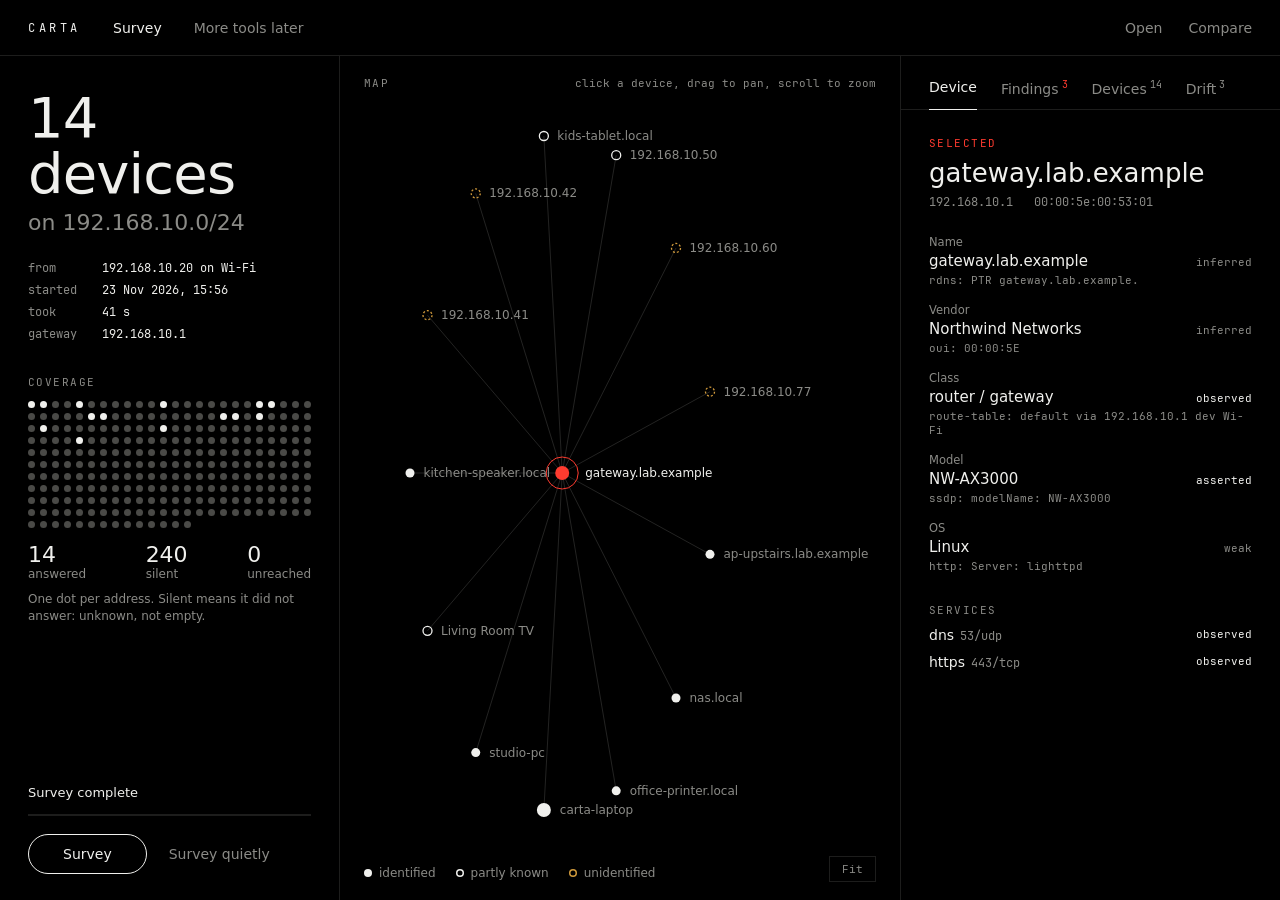
<file: desktop/mocks/d-combined.html>
<!doctype html>
<html lang="en">
<head>
<meta charset="utf-8">
<meta name="viewport" content="width=device-width, initial-scale=1">
<title>Carta D: Calm instrument</title>
<style>
@font-face { font-family: "JetBrains Mono"; src: url("[data-uri]") format("woff2"); font-weight: 400; }
@font-face { font-family: "JetBrains Mono"; src: url("[data-uri]") format("woff2"); font-weight: 600 700; }
:root {
  --bg: #000; --fg: #f0f0ed; --dim: #8b8b87; --faint: #45454250; --faint2: #4a4a47; --hair: #1d1d1c;
  --red: #ff3b2f; --amber: #d29b3c; --warn: #e3a008;
  --sans: "Segoe UI Variable Display", "Segoe UI", system-ui, sans-serif;
  --mono: "JetBrains Mono", ui-monospace, Consolas, monospace;
}
* { box-sizing: border-box; margin: 0; }
html, body { height: 100%; background: var(--bg); color: var(--fg); font-family: var(--sans); font-size: 14px; }
body { display: grid; grid-template-rows: 56px 1fr; overflow: hidden; }
button { font: inherit; color: inherit; background: none; border: 0; cursor: pointer; padding: 0; }
.mono { font-family: var(--mono); }
.caps { font-family: var(--mono); font-size: 10.5px; letter-spacing: .14em; text-transform: uppercase; color: var(--dim); }

/* ---------- top bar ---------- */
.top { display: flex; align-items: center; gap: 32px; padding: 0 28px; border-bottom: 1px solid var(--hair); }
.mark { font-family: var(--mono); font-size: 12px; letter-spacing: .3em; }
.tool { color: var(--fg); }
.later { color: var(--dim); }
.top .right { margin-left: auto; display: flex; gap: 26px; }
.link { color: var(--dim); }
.link:hover { color: var(--fg); }

/* ---------- three columns ---------- */
main { display: grid; grid-template-columns: 340px 1fr 380px; min-height: 0; }
.col { min-height: 0; }

/* left: what this survey is, how much it covered, and the controls */
.summary { border-right: 1px solid var(--hair); padding: 34px 28px 26px; display: flex; flex-direction: column; }
h1 { font-weight: 300; font-size: 56px; line-height: 1; letter-spacing: -.015em; }
h1 small { display: block; font-size: 22px; color: var(--dim); margin-top: 10px; letter-spacing: 0; }
.meta { margin-top: 26px; display: grid; grid-template-columns: 74px 1fr; row-gap: 7px; font-family: var(--mono); font-size: 11.5px; }
.meta dt { color: var(--dim); }
.section { margin-top: 34px; }
.matrix { margin-top: 12px; display: grid; grid-template-columns: repeat(24, 1fr); gap: 5px; }
.matrix i { aspect-ratio: 1; border-radius: 50%; background: var(--faint2); }
.matrix i.a { background: var(--fg); }
.matrix i.u { background: none; box-shadow: inset 0 0 0 1px var(--dim); }
.counts { margin-top: 14px; display: flex; justify-content: space-between; font-size: 12px; color: var(--dim); }
.counts b { display: block; color: var(--fg); font-weight: 300; font-size: 22px; }
.note { margin-top: 10px; font-size: 12px; color: var(--dim); line-height: 1.45; }

.controls { margin-top: auto; }
.status { display: flex; align-items: center; gap: 10px; font-size: 13px; min-height: 20px; }
.tag { font-family: var(--mono); font-size: 9.5px; letter-spacing: .12em; color: var(--warn); border: 1px solid var(--warn); padding: 1px 6px; }
.progress { height: 2px; background: var(--hair); margin: 12px 0 18px; }
.progress i { display: block; height: 100%; width: 0; background: var(--fg); }
.buttons { display: flex; align-items: center; gap: 22px; }
.pill { border: 1px solid var(--fg); border-radius: 999px; padding: 11px 34px; }
.pill:hover { background: var(--fg); color: var(--bg); }
.pill.stop { border-color: var(--red); color: var(--red); }
.pill.stop:hover { background: var(--red); color: var(--bg); }
.quiet { color: var(--dim); }
.quiet:hover { color: var(--fg); }
.hidden { display: none !important; }

/* centre: the map */
.mapwrap { position: relative; min-height: 0; }
#map { width: 100%; height: 100%; display: block; cursor: grab; }
#map.grabbing { cursor: grabbing; }
.maptop { position: absolute; left: 24px; top: 20px; right: 24px; display: flex; justify-content: space-between; pointer-events: none; }
.maptop .hint { font-family: var(--mono); font-size: 10.5px; color: var(--dim); }
.legend { position: absolute; left: 24px; bottom: 20px; display: flex; gap: 20px; font-size: 12px; color: var(--dim); }
.legend i { display: inline-block; width: 8px; height: 8px; border-radius: 50%; margin-right: 7px; vertical-align: 0; }
.fit { position: absolute; right: 24px; bottom: 18px; font-family: var(--mono); font-size: 11px; color: var(--dim); border: 1px solid var(--hair); padding: 5px 12px; }
.fit:hover { color: var(--fg); border-color: var(--dim); }
.running #map { opacity: .45; transition: opacity .3s; }

/* right: one panel, four tabs */
.panel { border-left: 1px solid var(--hair); display: grid; grid-template-rows: auto 1fr; min-height: 0; }
.tabs { display: flex; gap: 24px; padding: 22px 28px 0; border-bottom: 1px solid var(--hair); }
.tabs button { padding-bottom: 12px; color: var(--dim); border-bottom: 1px solid transparent; margin-bottom: -1px; }
.tabs button.on { color: var(--fg); border-color: var(--fg); }
.tabs sup { font-family: var(--mono); font-size: 10px; margin-left: 3px; color: var(--dim); }
.tabs sup.risk { color: var(--red); }
.body { overflow-y: auto; padding: 26px 28px 30px; }

.kicker { color: var(--red); }
.dev h2 { font-weight: 300; font-size: 26px; margin-top: 8px; word-break: break-word; }
.dev .addr { font-family: var(--mono); font-size: 11.5px; color: var(--dim); margin-top: 6px; }
.claims { margin-top: 26px; display: grid; gap: 16px; }
.claim .k { font-size: 11.5px; color: var(--dim); }
.claim .v { font-size: 15px; margin-top: 3px; display: flex; justify-content: space-between; align-items: baseline; gap: 12px; }
.claim .v.none { color: var(--dim); font-style: italic; font-size: 14px; }
.conf { font-family: var(--mono); font-size: 10.5px; color: var(--dim); white-space: nowrap; }
.conf.asserted, .conf.observed { color: var(--fg); }
.conf.weak { color: var(--dim); }
.claim .e { font-family: var(--mono); font-size: 10.5px; color: var(--dim); margin-top: 3px; }
.sub { margin-top: 30px; }
.svc { display: flex; justify-content: space-between; margin-top: 10px; }
.svc span span { color: var(--dim); font-family: var(--mono); font-size: 12px; margin-left: 6px; }

.row { display: block; width: 100%; text-align: left; padding: 14px 0; border-bottom: 1px solid var(--hair); }
.row:hover .title, .row:hover .name { color: #fff; text-decoration: underline; text-underline-offset: 3px; }
.finding { display: grid; grid-template-columns: 3px 1fr; gap: 14px; }
.finding .bar { background: var(--faint2); }
.finding .bar.risk { background: var(--red); } .finding .bar.warn { background: var(--warn); }
.finding .title { display: flex; justify-content: space-between; gap: 12px; }
.finding p { color: var(--dim); margin-top: 6px; font-size: 13px; line-height: 1.45; }
.filter { width: 100%; background: none; border: 0; border-bottom: 1px solid var(--hair); color: var(--fg); font: inherit; padding: 4px 0 10px; outline: none; }
.filter:focus { border-color: var(--dim); }
.filter::placeholder { color: var(--dim); }
.device { display: flex; justify-content: space-between; align-items: baseline; gap: 12px; }
.device .what { font-family: var(--mono); font-size: 11px; color: var(--dim); text-align: right; }
.device .name.unk { color: var(--dim); }
.device.sel .name { color: var(--red); }
.drift .kind { font-family: var(--mono); font-size: 10px; letter-spacing: .12em; color: var(--dim); }
.drift .name { margin-top: 4px; }
.drift .what { font-family: var(--mono); font-size: 11.5px; color: var(--dim); margin-top: 4px; }
.since { font-size: 13px; color: var(--dim); margin-bottom: 6px; }
</style>
</head>
<body>
<header class="top">
  <span class="mark">CARTA</span>
  <span class="tool">Survey</span>
  <span class="later">More tools later</span>
  <div class="right"><button class="link" data-soon="Opening a saved survey">Open</button><button class="link" data-soon="Comparing with an earlier survey">Compare</button></div>
</header>

<main id="main">
  <section class="col summary">
    <h1><span id="count">14</span> devices<small>on 192.168.10.0/24</small></h1>
    <dl class="meta">
      <dt>from</dt><dd>192.168.10.20 on Wi-Fi</dd>
      <dt>started</dt><dd>23 Nov 2026, 15:56</dd>
      <dt>took</dt><dd id="took">41 s</dd>
      <dt>gateway</dt><dd>192.168.10.1</dd>
    </dl>

    <div class="section">
      <div class="caps">Coverage</div>
      <div class="matrix" id="matrix"></div>
      <div class="counts">
        <span><b id="nAns">14</b>answered</span>
        <span><b id="nSil">240</b>silent</span>
        <span><b id="nUnr">0</b>unreached</span>
      </div>
      <p class="note">One dot per address. Silent means it did not answer: unknown, not empty.</p>
    </div>

    <div class="controls">
      <div class="status"><span id="status">Survey complete</span><span class="tag hidden" id="tag">STOPPED EARLY</span></div>
      <div class="progress"><i id="bar"></i></div>
      <div class="buttons">
        <button class="pill" id="survey">Survey</button>
        <button class="quiet" id="quietly">Survey quietly</button>
        <button class="pill stop hidden" id="stop">Stop</button>
      </div>
    </div>
  </section>

  <section class="col mapwrap">
    <div class="maptop"><span class="caps">Map</span><span class="hint">click a device, drag to pan, scroll to zoom</span></div>
    <svg id="map"></svg>
    <div class="legend">
      <span><i style="background:var(--fg)"></i>identified</span>
      <span><i style="box-shadow:inset 0 0 0 1.5px var(--fg)"></i>partly known</span>
      <span><i style="box-shadow:inset 0 0 0 1.5px var(--amber)"></i>unidentified</span>
    </div>
    <button class="fit" id="fit">Fit</button>
  </section>

  <aside class="col panel">
    <nav class="tabs" id="tabs">
      <button data-tab="device" class="on">Device</button>
      <button data-tab="findings">Findings<sup class="risk">3</sup></button>
      <button data-tab="devices">Devices<sup>14</sup></button>
      <button data-tab="drift">Drift<sup>3</sup></button>
    </nav>
    <div class="body" id="body"></div>
  </aside>
</main>

<script>
// Shared data for the three Carta Desktop layout mocks. The network is
// fictional (192.168.10.0/24, documentation MACs from RFC 7042); it is the
// same survey the Fyne mock shows, so the options can be compared fairly.
window.CARTA = (() => {
  const vantage = {
    prefix: '192.168.10.0/24', ip: '192.168.10.20', iface: 'Wi-Fi', host: 'carta-laptop',
    started: '23 Nov 2026, 15:56', duration: '41 s', instrument: 'carta-desktop',
    gateway: '192.168.10.1', resolver: '192.168.10.1',
  };

  // kind: named (a name and a confident identification), partial (one of the
  // two), unknown (neither), infra (the gateway and the instrument).
  const devices = [
    { id: 'gw', label: 'gateway.lab.example', sub: 'router / gateway', kind: 'infra', ip: '192.168.10.1', mac: '00:00:5e:00:53:01' },
    { id: 'ap', label: 'ap-upstairs.lab.example', sub: 'access point', kind: 'named', ip: '192.168.10.2', mac: '00:00:5e:00:53:02' },
    { id: 'nas', label: 'nas.local', sub: 'storage / NAS', kind: 'named', ip: '192.168.10.5', mac: '00:00:5e:00:53:05' },
    { id: 'prn', label: 'office-printer.local', sub: 'printer', kind: 'named', ip: '192.168.10.12', mac: '00:00:5e:00:53:0c' },
    { id: 'me', label: 'carta-laptop', sub: 'survey vantage', kind: 'infra', ip: '192.168.10.20', mac: '00:00:5e:00:53:14' },
    { id: 'pc', label: 'studio-pc', sub: 'workstation', kind: 'named', ip: '192.168.10.21', mac: '00:00:5e:00:53:15' },
    { id: 'tv', label: 'Living Room TV', sub: 'media / TV', kind: 'partial', ip: '192.168.10.30', mac: '00:00:5e:00:53:1e' },
    { id: 'spk', label: 'kitchen-speaker.local', sub: 'speaker', kind: 'named', ip: '192.168.10.31', mac: '00:00:5e:00:53:1f' },
    { id: 'p41', label: '192.168.10.41', sub: 'personal device?', kind: 'unknown', ip: '192.168.10.41', mac: '7e:5d:c3:00:00:aa' },
    { id: 'p42', label: '192.168.10.42', sub: 'personal device?', kind: 'unknown', ip: '192.168.10.42', mac: '3a:91:0c:00:00:bb' },
    { id: 'tab', label: 'kids-tablet.local', sub: 'tablet?', kind: 'partial', ip: '192.168.10.44', mac: '00:00:5e:00:53:2c' },
    { id: 'plg', label: '192.168.10.50', sub: 'smart plug', kind: 'partial', ip: '192.168.10.50', mac: '00:00:5e:00:53:32' },
    { id: 'cam', label: '192.168.10.60', sub: 'camera?', kind: 'unknown', ip: '192.168.10.60', mac: '00:00:5e:00:53:3c' },
    { id: 'u77', label: '192.168.10.77', sub: 'unidentified', kind: 'unknown', ip: '192.168.10.77', mac: '' },
  ];
  const links = devices.filter(d => d.id !== 'gw').map(d => ({ a: 'gw', b: d.id, inferred: true }));

  // The selected device, as the inspector shows it: each claim with the
  // confidence it deserves and the evidence it came from.
  const selected = {
    id: 'gw', label: 'gateway.lab.example', ip: '192.168.10.1', mac: '00:00:5e:00:53:01',
    claims: [
      { key: 'Name', value: 'gateway.lab.example', conf: 'inferred', method: 'rdns', evidence: 'PTR gateway.lab.example.' },
      { key: 'Vendor', value: 'Northwind Networks', conf: 'inferred', method: 'oui', evidence: '00:00:5E' },
      { key: 'Class', value: 'router / gateway', conf: 'observed', method: 'route-table', evidence: 'default via 192.168.10.1 dev Wi-Fi' },
      { key: 'Model', value: 'NW-AX3000', conf: 'asserted', method: 'ssdp', evidence: 'modelName: NW-AX3000' },
      { key: 'OS', value: 'Linux', conf: 'weak', method: 'http', evidence: 'Server: lighttpd' },
    ],
    services: [
      { name: 'dns', port: '53/udp', conf: 'observed' },
      { name: 'https', port: '443/tcp', conf: 'observed' },
    ],
  };

  // Every device's claims, so a mock can open any of them. The gateway's are
  // the richest; the rest are what a survey of this network would plausibly
  // learn, with the same honesty about how each was learned.
  const claims = {
    gw: selected.claims,
    ap: [
      { key: 'Name', value: 'ap-upstairs.lab.example', conf: 'inferred', method: 'rdns', evidence: 'PTR ap-upstairs.lab.example.' },
      { key: 'Class', value: 'access point', conf: 'inferred', method: 'ssdp', evidence: 'deviceType: WLANAccessPointDevice' },
      { key: 'Vendor', value: 'Northwind Networks', conf: 'inferred', method: 'oui', evidence: '00:00:5E' },
    ],
    nas: [
      { key: 'Name', value: 'nas.local', conf: 'asserted', method: 'mdns', evidence: 'nas.local A 192.168.10.5' },
      { key: 'Class', value: 'storage / NAS', conf: 'asserted', method: 'mdns', evidence: '_smb._tcp, _afpovertcp._tcp' },
      { key: 'Vendor', value: 'Contoso Storage', conf: 'inferred', method: 'oui', evidence: '00:00:5E' },
    ],
    prn: [
      { key: 'Name', value: 'office-printer.local', conf: 'asserted', method: 'mdns', evidence: 'office-printer.local A 192.168.10.12' },
      { key: 'Class', value: 'printer', conf: 'asserted', method: 'mdns', evidence: '_ipp._tcp.local' },
      { key: 'Model', value: 'Contoso P2100', conf: 'asserted', method: 'mdns', evidence: 'ty=Contoso P2100' },
    ],
    me: [
      { key: 'Name', value: 'carta-laptop', conf: 'asserted', method: 'host', evidence: 'this machine' },
      { key: 'Class', value: 'survey vantage', conf: 'observed', method: 'host', evidence: 'the instrument itself' },
      { key: 'OS', value: 'Windows', conf: 'asserted', method: 'host', evidence: 'runtime.GOOS' },
    ],
    pc: [
      { key: 'Name', value: 'studio-pc', conf: 'asserted', method: 'nbns', evidence: 'STUDIO-PC <00> UNIQUE' },
      { key: 'Class', value: 'workstation', conf: 'inferred', method: 'nbns', evidence: 'file server service <20>' },
      { key: 'OS', value: 'Windows', conf: 'weak', method: 'tcp-connect', evidence: 'TTL 128' },
    ],
    tv: [
      { key: 'Name', value: '', conf: '', method: '', evidence: '' },
      { key: 'Label', value: 'Living Room TV', conf: 'asserted', method: 'ssdp', evidence: 'friendlyName: Living Room TV' },
      { key: 'Class', value: 'media / TV', conf: 'asserted', method: 'ssdp', evidence: 'deviceType: MediaRenderer' },
    ],
    spk: [
      { key: 'Name', value: 'kitchen-speaker.local', conf: 'asserted', method: 'mdns', evidence: 'kitchen-speaker.local A 192.168.10.31' },
      { key: 'Class', value: 'speaker', conf: 'asserted', method: 'mdns', evidence: '_googlecast._tcp' },
    ],
    p41: [
      { key: 'Name', value: '', conf: '', method: '', evidence: '' },
      { key: 'Class', value: 'personal device (randomised MAC)', conf: 'weak', method: 'oui', evidence: 'locally administered bit set' },
    ],
    p42: [
      { key: 'Name', value: '', conf: '', method: '', evidence: '' },
      { key: 'Class', value: 'personal device (randomised MAC)', conf: 'weak', method: 'oui', evidence: 'locally administered bit set' },
    ],
    tab: [
      { key: 'Name', value: 'kids-tablet.local', conf: 'asserted', method: 'mdns', evidence: 'kids-tablet.local A 192.168.10.44' },
      { key: 'Class', value: 'tablet', conf: 'weak', method: 'mdns', evidence: '_companion-link._tcp' },
    ],
    plg: [
      { key: 'Name', value: '', conf: '', method: '', evidence: '' },
      { key: 'Class', value: 'smart plug', conf: 'inferred', method: 'http', evidence: '<title>Plug setup</title>' },
      { key: 'Vendor', value: 'Fabrikam IoT', conf: 'inferred', method: 'oui', evidence: '00:00:5E' },
    ],
    cam: [
      { key: 'Name', value: '', conf: '', method: '', evidence: '' },
      { key: 'Class', value: 'camera', conf: 'weak', method: 'tcp-connect', evidence: '554/tcp (rtsp) open' },
      { key: 'Vendor', value: 'Fabrikam IoT', conf: 'inferred', method: 'oui', evidence: '00:00:5E' },
    ],
    u77: [
      { key: 'Name', value: '', conf: '', method: '', evidence: '' },
      { key: 'Class', value: '', conf: '', method: '', evidence: '' },
    ],
  };
  const services = {
    gw: selected.services, nas: [{ name: 'smb', port: '445/tcp', conf: 'asserted' }, { name: 'https', port: '5001/tcp', conf: 'observed' }],
    prn: [{ name: 'ipp', port: '631/tcp', conf: 'asserted' }], cam: [{ name: 'rtsp', port: '554/tcp', conf: 'observed' }],
    u77: [{ name: 'ssh', port: '22/tcp', conf: 'observed' }], pc: [{ name: 'smb', port: '445/tcp', conf: 'observed' }],
  };

  const findings = [
    { severity: 'risk', title: 'A camera streams without a name or an owner', conf: 'observed', entity: 'cam',
      detail: '192.168.10.60 answers on RTSP (554/tcp) and announces nothing about itself.' },
    { severity: 'warn', title: '2 devices hide their hardware address', conf: 'inferred', entity: 'p41',
      detail: 'Randomised MACs are normal on phones, but they cannot be told apart across surveys.' },
    { severity: 'info', title: 'One resolver, and it is the gateway', conf: 'observed', entity: 'gw',
      detail: 'If 192.168.10.1 stops answering DNS, every device here loses names.' },
  ];

  const drift = {
    since: '16 Nov 2026, 14:44',
    changes: [
      { kind: 'appeared', id: 'p42', entity: '192.168.10.42', text: 'personal device (randomised MAC)' },
      { kind: 'moved', id: 'cam', entity: '192.168.10.60', text: 'was 192.168.10.61, now 192.168.10.60', by: 'mac', conf: 'observed' },
      { kind: 'mutated', id: 'nas', entity: 'nas.local', text: 'service appeared: https (5001/tcp)', by: 'mac', conf: 'observed' },
    ],
  };

  // 254 addresses: which answered, which were asked and stayed silent.
  const answered = new Set([1, 2, 5, 12, 20, 21, 30, 31, 41, 42, 44, 50, 60, 77]);
  const coverage = { total: 254, swept: 254, answered: answered.size, isAnswered: n => answered.has(n) };

  // The web UI's spring layout, run to a fixed count so the picture is the
  // same every time; returns positions normalised to 0..1.
  function layout() {
    const nodes = devices.map((d, i) => {
      const a = (i / devices.length) * Math.PI * 2;
      return { d, x: Math.cos(a) * 220, y: Math.sin(a) * 220, vx: 0, vy: 0 };
    });
    const idx = Object.fromEntries(nodes.map(n => [n.d.id, n]));
    const ls = links.map(l => ({ a: idx[l.a], b: idx[l.b] }));
    for (let s = 0; s < 400; s++) {
      const t = 1 - s / 400;
      for (const n of nodes) {
        for (const m of nodes) {
          if (n === m) continue;
          const dx = n.x - m.x, dy = n.y - m.y, d2 = dx * dx + dy * dy || 0.01, f = 2400 / d2;
          n.vx += dx * f * 0.02; n.vy += dy * f * 0.02;
        }
        n.vx -= n.x * 0.002; n.vy -= n.y * 0.002;
      }
      for (const l of ls) {
        const dx = l.b.x - l.a.x, dy = l.b.y - l.a.y, d = Math.hypot(dx, dy) || 0.01, f = (d - 130) * 0.01;
        l.a.vx += dx / d * f; l.a.vy += dy / d * f; l.b.vx -= dx / d * f; l.b.vy -= dy / d * f;
      }
      for (const n of nodes) { n.x += n.vx * t; n.y += n.vy * t; n.vx *= 0.82; n.vy *= 0.82; }
    }
    const xs = nodes.map(n => n.x), ys = nodes.map(n => n.y);
    const minX = Math.min(...xs), maxX = Math.max(...xs), minY = Math.min(...ys), maxY = Math.max(...ys);
    for (const n of nodes) { n.u = (n.x - minX) / (maxX - minX); n.v = (n.y - minY) / (maxY - minY); }
    return idx;
  }

  return { vantage, devices, links, selected, claims, services, findings, drift, coverage, layout: layout() };
})();
</script>
<script>
const C = window.CARTA;
const $ = id => document.getElementById(id);
const byId = Object.fromEntries(C.devices.map(d => [d.id, d]));
const state = { selected: 'gw', tab: 'device', filter: '', swept: 254, heard: null, running: false, timer: null };
// A quiet survey sends nothing, not even a multicast question: it knows only
// the devices in this machine's own ARP cache, the ones it has recently
// exchanged traffic with.
const HEARD_QUIETLY = new Set([1, 5, 12, 20]);

/* ---------- map ---------- */
const svg = $('map'), NS = 'http://www.w3.org/2000/svg';
const css = n => getComputedStyle(document.documentElement).getPropertyValue(n).trim();
const node = (tag, attrs, parent = svg) => { const e = document.createElementNS(NS, tag); for (const k in attrs) e.setAttribute(k, attrs[k]); parent.append(e); return e; };
// The map's units are the element's own pixels, so text stays 12px however
// wide the window is; the layout is spread over whatever room there is.
const WORLD = { w: 0, h: 0 };
const at = id => { const n = C.layout[id]; return [70 + n.u * (WORLD.w - 260), 80 + n.v * (WORLD.h - 170)]; };
let view = { x: 0, y: 0, w: 1, h: 1 };
function measure() {
  WORLD.w = svg.clientWidth; WORLD.h = svg.clientHeight;
  view = { x: 0, y: 0, w: WORLD.w, h: WORLD.h }; setView();
}
const setView = () => svg.setAttribute('viewBox', `${view.x} ${view.y} ${view.w} ${view.h}`);

function drawMap() {
  svg.textContent = '';
  for (const l of C.links) {
    const [x1, y1] = at(l.a), [x2, y2] = at(l.b);
    node('line', { x1, y1, x2, y2, stroke: '#232322', 'stroke-width': 1 });
  }
  for (const d of C.devices) {
    const [x, y] = at(d.id), sel = d.id === state.selected, r = d.kind === 'infra' ? 7 : 4.5;
    const g = node('g', { style: 'cursor:pointer' });
    node('circle', { cx: x, cy: y, r: 16, fill: 'transparent' }, g);  // a wider target than the dot
    if (sel) node('circle', { cx: x, cy: y, r: r + 9, fill: 'none', stroke: css('--red'), 'stroke-width': 1 }, g);
    const colour = sel ? css('--red') : css('--fg');
    if (d.kind === 'unknown') node('circle', { cx: x, cy: y, r, fill: 'none', stroke: sel ? colour : css('--amber'), 'stroke-width': 1.3, 'stroke-dasharray': '2 2' }, g);
    else if (d.kind === 'partial') node('circle', { cx: x, cy: y, r, fill: 'none', stroke: colour, 'stroke-width': 1.3 }, g);
    else node('circle', { cx: x, cy: y, r, fill: colour }, g);
    const t = node('text', { x: x + r + (sel ? 16 : 9), y: y + 4, fill: sel ? css('--fg') : (d.kind === 'unknown' ? css('--dim') : css('--dim')),
      'font-size': 12, 'font-family': css('--sans') }, g);
    t.textContent = d.label;
    g.addEventListener('click', ev => { ev.stopPropagation(); select(d.id); });
  }
}

// drag to pan, wheel to zoom about the pointer
let drag = null;
svg.addEventListener('pointerdown', ev => { drag = { x: ev.clientX, y: ev.clientY, vx: view.x, vy: view.y, moved: false }; svg.classList.add('grabbing'); });
window.addEventListener('pointermove', ev => {
  if (!drag) return;
  const k = view.w / svg.clientWidth;
  view.x = drag.vx - (ev.clientX - drag.x) * k; view.y = drag.vy - (ev.clientY - drag.y) * k; setView();
});
window.addEventListener('pointerup', () => { drag = null; svg.classList.remove('grabbing'); });
svg.addEventListener('wheel', ev => {
  ev.preventDefault();
  const r = svg.getBoundingClientRect(), f = Math.pow(1.0015, ev.deltaY);
  const nw = Math.min(WORLD.w * 2, Math.max(WORLD.w / 4, view.w * f)), nh = nw * view.h / view.w;
  const px = view.x + (ev.clientX - r.left) / r.width * view.w, py = view.y + (ev.clientY - r.top) / r.height * view.h;
  view.x = px - (px - view.x) * nw / view.w; view.y = py - (py - view.y) * nh / view.h; view.w = nw; view.h = nh; setView();
}, { passive: false });
$('fit').onclick = () => { view = { x: 0, y: 0, w: WORLD.w, h: WORLD.h }; setView(); };

/* ---------- panel ---------- */
function select(id) { state.selected = id; state.tab = 'device'; render(); }

function renderDevice() {
  const d = byId[state.selected], claims = C.claims[d.id] || [], svc = C.services[d.id] || [];
  return `<div class="dev">
    <div class="caps kicker">Selected</div>
    <h2>${d.label}</h2>
    <div class="addr">${d.ip}${d.mac ? '&nbsp;&nbsp;&nbsp;' + d.mac : ''}</div>
    <div class="claims">${claims.map(c => c.value ? `
      <div class="claim"><div class="k">${c.key}</div>
        <div class="v"><span>${c.value}</span><span class="conf ${c.conf}">${c.conf}</span></div>
        <div class="e">${c.method}: ${c.evidence}</div></div>` : `
      <div class="claim"><div class="k">${c.key}</div><div class="v none">not learned</div></div>`).join('')}
    </div>
    ${svc.length ? `<div class="sub"><div class="caps">Services</div>${svc.map(v =>
      `<div class="svc"><span>${v.name}<span>${v.port}</span></span><span class="conf ${v.conf}">${v.conf}</span></div>`).join('')}</div>` : ''}
  </div>`;
}

function renderFindings() {
  return C.findings.map(f => `<button class="row finding" data-select="${f.entity}">
    <span class="bar ${f.severity}"></span>
    <span><span class="title"><span>${f.title}</span><span class="conf ${f.conf}">${f.conf}</span></span><p>${f.detail}</p></span>
  </button>`).join('');
}

function renderDevices() {
  const q = state.filter.toLowerCase();
  const rows = C.devices.filter(d => !q || `${d.label} ${d.ip} ${d.sub}`.toLowerCase().includes(q));
  return `<input class="filter" id="filter" placeholder="Filter by name, address or kind" value="${state.filter}">` +
    rows.map(d => `<button class="row device ${d.id === state.selected ? 'sel' : ''}" data-select="${d.id}">
      <span class="name ${d.kind === 'unknown' ? 'unk' : ''}">${d.label}</span>
      <span class="what">${d.label === d.ip ? '' : d.ip + '<br>'}${d.sub}</span></button>`).join('') +
    (rows.length ? '' : '<p class="note">No device matches.</p>');
}

function renderDrift() {
  return `<p class="since">Since the survey of ${C.drift.since}</p>` + C.drift.changes.map(c => `
    <button class="row drift" data-select="${c.id}">
      <div class="kind">${c.kind}</div><div class="name">${c.entity}</div>
      <div class="what">${c.text}${c.by ? `<br>matched by ${c.by}, ${c.conf}` : ''}</div></button>`).join('');
}

function render() {
  document.querySelectorAll('#tabs button').forEach(b => b.classList.toggle('on', b.dataset.tab === state.tab));
  $('body').innerHTML = { device: renderDevice, findings: renderFindings, devices: renderDevices, drift: renderDrift }[state.tab]();
  document.querySelectorAll('[data-select]').forEach(b => b.onclick = () => select(b.dataset.select));
  const f = $('filter');
  if (f) { f.oninput = () => { state.filter = f.value; render(); const g = $('filter'); g.focus(); g.setSelectionRange(g.value.length, g.value.length); }; }
  drawMap();
}
document.querySelectorAll('#tabs button').forEach(b => b.onclick = () => { state.tab = b.dataset.tab; render(); });

/* ---------- coverage ---------- */
function renderCoverage() {
  let ans = 0, sil = 0;
  $('matrix').innerHTML = Array.from({ length: 254 }, (_, i) => {
    if (i >= state.swept) {
      if (state.heard && state.heard.has(i + 1)) { ans++; return '<i class="a"></i>'; }
      return '<i class="u"></i>';
    }
    if (C.coverage.isAnswered(i + 1)) { ans++; return '<i class="a"></i>'; }
    sil++; return '<i></i>';
  }).join('');
  $('nAns').textContent = ans; $('nSil').textContent = sil; $('nUnr').textContent = 254 - state.swept - (state.swept ? 0 : ans);
  $('count').textContent = ans;
}

/* ---------- survey (simulated: this mock touches no network) ---------- */
const stages = [['Orienting', 700], ['Listening', 1400], ['Sweeping', 0], ['Probing services', 1000], ['Asking NetBIOS', 600], ['Reverse DNS', 600]];
const quietStages = [['Orienting', 700], ["Reading this machine's caches", 1200]];
function setRunning(on) {
  state.running = on;
  $('main').classList.toggle('running', on);
  $('survey').classList.toggle('hidden', on); $('quietly').classList.toggle('hidden', on); $('stop').classList.toggle('hidden', !on);
}
function startSurvey(quiet) {
  setRunning(true); $('tag').classList.add('hidden');
  state.swept = 0; state.heard = null; renderCoverage();
  let i = 0, stage = '';
  const total = 254, plan = quiet ? quietStages : stages;
  const next = () => {
    if (i >= plan.length) {
      if (quiet) { state.heard = HEARD_QUIETLY; renderCoverage(); }
      return finish(null);
    }
    const [name, ms] = plan[i++]; stage = name;
    if (name === 'Sweeping') {
      const step = () => {
        state.swept = Math.min(total, state.swept + 6); renderCoverage();
        $('status').textContent = `Sweeping ${state.swept} of ${total}`;
        $('bar').style.width = (20 + state.swept / total * 60) + '%';
        state.timer = state.swept < total ? setTimeout(step, 50) : setTimeout(next, 200);
      };
      return step();
    }
    $('status').textContent = name + '…';
    $('bar').style.width = ({ Orienting: 5, Listening: 15, 'Probing services': 85, 'Asking NetBIOS': 92, 'Reverse DNS': 97 }[name] || 60) + '%';
    state.timer = setTimeout(next, ms);
  };
  state.stop = () => finish(stage);
  next();
}
function finish(stoppedIn) {
  clearTimeout(state.timer); setRunning(false); $('bar').style.width = '0';
  if (stoppedIn) {
    $('status').textContent = `Stopped during ${stoppedIn}`; $('tag').classList.remove('hidden');
  } else {
    if (state.swept === 0) { $('status').textContent = 'Quiet survey: nothing was sent'; }
    else $('status').textContent = 'Survey complete';
    $('took').textContent = '9 s (simulated)';
  }
  renderCoverage();
}
$('survey').onclick = () => startSurvey(false);
$('quietly').onclick = () => startSurvey(true);
$('stop').onclick = () => { $('status').textContent = 'Stopping…'; setTimeout(() => state.stop(), 300); };
document.querySelectorAll('[data-soon]').forEach(b => b.onclick = () => { $('status').textContent = b.dataset.soon + ' comes in a later stage.'; });

measure(); renderCoverage(); render();
window.addEventListener('resize', () => { measure(); drawMap(); });
</script>
</body>
</html>
</file>
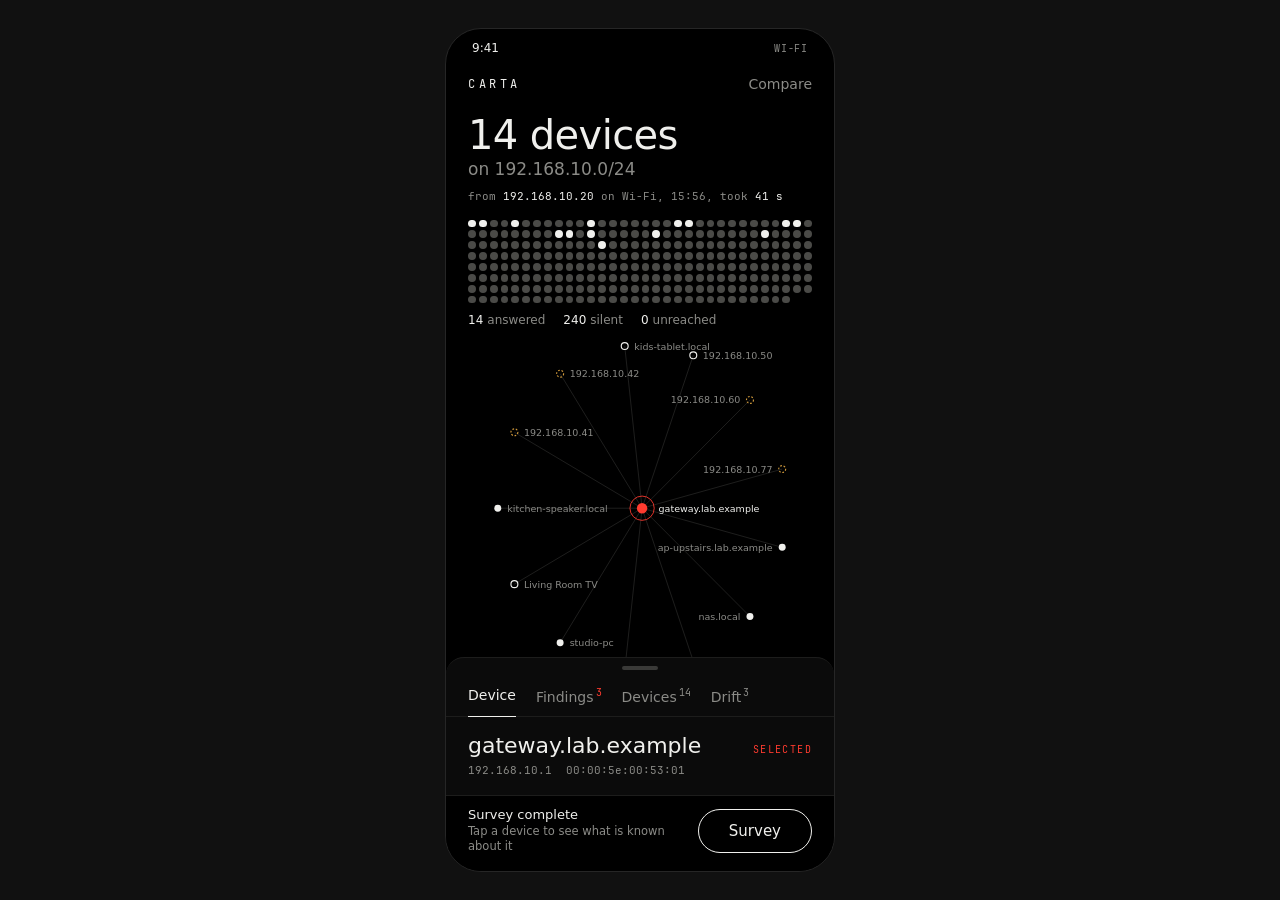
<file: desktop/mocks/e-phone.html>
<!doctype html>
<html lang="en">
<head>
<meta charset="utf-8">
<meta name="viewport" content="width=device-width, initial-scale=1, viewport-fit=cover">
<title>Carta E: Phone</title>
<style>
@font-face { font-family: "JetBrains Mono"; src: url("[data-uri]") format("woff2"); font-weight: 400; }
@font-face { font-family: "JetBrains Mono"; src: url("[data-uri]") format("woff2"); font-weight: 600 700; }
:root {
  --bg: #000; --sheet: #0b0b0b; --fg: #f0f0ed; --dim: #8b8b87; --faint2: #4a4a47; --hair: #1d1d1c;
  --red: #ff3b2f; --amber: #d29b3c; --warn: #e3a008;
  --sans: "Segoe UI Variable Display", "Segoe UI", Roboto, system-ui, sans-serif;
  --mono: "JetBrains Mono", ui-monospace, Consolas, monospace;
  --bar: 76px;
}
* { box-sizing: border-box; margin: 0; -webkit-tap-highlight-color: transparent; }
html, body { height: 100%; background: #111; color: var(--fg); font-family: var(--sans); font-size: 14px; }
button { font: inherit; color: inherit; background: none; border: 0; cursor: pointer; padding: 0; }
.caps { font-family: var(--mono); font-size: 10px; letter-spacing: .14em; text-transform: uppercase; color: var(--dim); }
.hidden { display: none !important; }

/* On a desktop the page shows a phone-sized screen; on a phone it fills it. */
body { display: grid; place-items: center; }
.phone { position: relative; width: 390px; height: 844px; background: var(--bg); border: 1px solid #262626; border-radius: 36px; overflow: hidden;
  display: grid; grid-template-rows: 30px 50px auto 1fr; }
@media (max-width: 480px) { body { display: block; } .phone { width: 100vw; height: 100dvh; border: 0; border-radius: 0; } }

.sys { display: flex; justify-content: space-between; align-items: center; padding: 8px 26px 0; font-size: 12px; color: var(--fg); }
.appbar { display: flex; align-items: center; justify-content: space-between; padding: 0 22px; }
.mark { font-family: var(--mono); font-size: 12px; letter-spacing: .3em; }
.link { color: var(--dim); font-size: 14px; }

/* the summary: what this survey is, and how much of the network it covered */
.hero { padding: 6px 22px 0; }
h1 { font-weight: 300; font-size: 40px; line-height: 1; letter-spacing: -.015em; }
h1 small { display: block; font-size: 17px; color: var(--dim); margin-top: 6px; letter-spacing: 0; }
.facts { margin-top: 10px; font-family: var(--mono); font-size: 11px; color: var(--dim); line-height: 1.6; }
.facts b { color: var(--fg); font-weight: 400; }
.matrix { margin-top: 14px; display: grid; grid-template-columns: repeat(32, 1fr); gap: 3px; }
.matrix i { aspect-ratio: 1; border-radius: 50%; background: var(--faint2); }
.matrix i.a { background: var(--fg); }
.matrix i.u { background: none; box-shadow: inset 0 0 0 1px var(--dim); }
.counts { margin-top: 10px; display: flex; gap: 18px; font-size: 12px; color: var(--dim); }
.counts b { color: var(--fg); font-weight: 400; margin-right: 4px; }

.mapwrap { position: relative; min-height: 0; }
/* With the sheet open the summary shrinks to one line, so the map keeps room
   for the device being read about. */
.compact h1 { font-size: 22px; }
.compact h1 small { display: inline; font-size: 15px; margin: 0 0 0 6px; }
.compact .facts, .compact .matrix, .compact .counts { display: none; }
.compact .hero { padding-bottom: 12px; border-bottom: 1px solid var(--hair); }
#map { width: 100%; height: 100%; display: block; touch-action: none; overflow: hidden; }
.running #map { opacity: .45; }

/* the sheet: four tabs, sliding over the map */
.sheet { position: absolute; left: 0; right: 0; bottom: var(--bar); background: var(--sheet); border-top: 1px solid var(--hair);
  border-radius: 18px 18px 0 0; display: grid; grid-template-rows: auto auto 1fr; transition: height .22s ease; z-index: 5; }
.grip { padding: 8px 0 2px; display: grid; place-items: center; touch-action: none; cursor: grab; }
.grip span { width: 36px; height: 4px; border-radius: 2px; background: #3a3a38; }
.tabs { display: flex; gap: 20px; padding: 6px 22px 0; border-bottom: 1px solid var(--hair); }
.tabs button { padding: 8px 0 11px; color: var(--dim); border-bottom: 1px solid transparent; margin-bottom: -1px; }
.tabs button.on { color: var(--fg); border-color: var(--fg); }
.tabs sup { font-family: var(--mono); font-size: 9.5px; margin-left: 2px; color: var(--dim); }
.tabs sup.risk { color: var(--red); }
.body { overflow-y: auto; padding: 16px 22px 24px; min-height: 0; }
.peek .body { overflow: hidden; }

.peekline { display: flex; justify-content: space-between; align-items: baseline; gap: 12px; }
.dev h2 { font-weight: 300; font-size: 22px; word-break: break-word; }
.dev .addr { font-family: var(--mono); font-size: 11px; color: var(--dim); margin-top: 5px; }
.claims { margin-top: 20px; display: grid; gap: 14px; }
.claim .k { font-size: 11.5px; color: var(--dim); }
.claim .v { font-size: 15px; margin-top: 2px; display: flex; justify-content: space-between; align-items: baseline; gap: 12px; }
.claim .v.none { color: var(--dim); font-style: italic; font-size: 14px; }
.conf { font-family: var(--mono); font-size: 10px; color: var(--dim); white-space: nowrap; }
.conf.asserted, .conf.observed { color: var(--fg); }
.conf.weak { color: var(--dim); }
.claim .e { font-family: var(--mono); font-size: 10px; color: var(--dim); margin-top: 2px; }
.sub { margin-top: 24px; }
.svc { display: flex; justify-content: space-between; margin-top: 9px; }
.svc span span { color: var(--dim); font-family: var(--mono); font-size: 11.5px; margin-left: 6px; }

.row { display: block; width: 100%; text-align: left; padding: 13px 0; border-bottom: 1px solid var(--hair); }
.finding { display: grid; grid-template-columns: 3px 1fr; gap: 12px; }
.finding .bar { background: var(--faint2); }
.finding .bar.risk { background: var(--red); } .finding .bar.warn { background: var(--warn); }
.finding .title { display: flex; justify-content: space-between; gap: 10px; }
.finding p { color: var(--dim); margin-top: 5px; font-size: 13px; line-height: 1.45; }
.filter { width: 100%; background: none; border: 0; border-bottom: 1px solid var(--hair); color: var(--fg); font: inherit; padding: 4px 0 10px; outline: none; }
.filter::placeholder { color: var(--dim); }
.device { display: flex; justify-content: space-between; align-items: baseline; gap: 12px; }
.device .what { font-family: var(--mono); font-size: 10.5px; color: var(--dim); text-align: right; }
.device .name.unk { color: var(--dim); }
.device.sel .name { color: var(--red); }
.drift .kind { font-family: var(--mono); font-size: 10px; letter-spacing: .12em; color: var(--dim); }
.drift .name { margin-top: 4px; }
.drift .what { font-family: var(--mono); font-size: 11px; color: var(--dim); margin-top: 4px; }
.since { font-size: 13px; color: var(--dim); margin-bottom: 4px; }
.note { color: var(--dim); font-size: 13px; margin-top: 12px; }

/* the one action, always in reach of a thumb */
.bottombar { position: absolute; left: 0; right: 0; bottom: 0; height: var(--bar); background: var(--bg); border-top: 1px solid var(--hair);
  display: flex; align-items: center; gap: 14px; padding: 0 22px 6px; z-index: 6; }
.progress { position: absolute; left: 0; right: 0; top: -1px; height: 2px; }
.progress i { display: block; height: 100%; width: 0; background: var(--fg); }
.status { flex: 1; min-width: 0; font-size: 13px; line-height: 1.3; }
.status small { display: block; color: var(--dim); font-size: 11.5px; }
.tag { font-family: var(--mono); font-size: 9px; letter-spacing: .12em; color: var(--warn); border: 1px solid var(--warn); padding: 1px 5px; margin-left: 6px; vertical-align: 1px; }
.pill { border: 1px solid var(--fg); border-radius: 999px; padding: 12px 30px; font-size: 15px; }
.pill:active { background: var(--fg); color: var(--bg); }
.pill.stop { border-color: var(--red); color: var(--red); }
</style>
</head>
<body>
<div class="phone" id="phone">
  <div class="sys"><span>9:41</span><span class="caps" style="letter-spacing:.08em">Wi-Fi</span></div>
  <header class="appbar"><span class="mark">CARTA</span><button class="link" id="compare">Compare</button></header>

  <section class="hero">
    <h1><span id="count">14</span> devices<small>on 192.168.10.0/24</small></h1>
    <p class="facts">from <b>192.168.10.20</b> on Wi-Fi, 15:56, took <b id="took">41 s</b></p>
    <div class="matrix" id="matrix"></div>
    <div class="counts"><span><b id="nAns">14</b>answered</span><span><b id="nSil">240</b>silent</span><span><b id="nUnr">0</b>unreached</span></div>
  </section>

  <section class="mapwrap"><svg id="map"></svg></section>

  <aside class="sheet" id="sheet">
    <div class="grip" id="grip"><span></span></div>
    <nav class="tabs" id="tabs">
      <button data-tab="device" class="on">Device</button>
      <button data-tab="findings">Findings<sup class="risk">3</sup></button>
      <button data-tab="devices">Devices<sup>14</sup></button>
      <button data-tab="drift">Drift<sup>3</sup></button>
    </nav>
    <div class="body" id="body"></div>
  </aside>

  <footer class="bottombar">
    <div class="progress"><i id="bar"></i></div>
    <div class="status"><span id="status">Survey complete</span><span class="tag hidden" id="tag">STOPPED EARLY</span><small id="statusSub">Tap a device to see what is known about it</small></div>
    <button class="pill" id="survey">Survey</button>
    <button class="pill stop hidden" id="stop">Stop</button>
  </footer>
</div>

<script>
// Shared data for the three Carta Desktop layout mocks. The network is
// fictional (192.168.10.0/24, documentation MACs from RFC 7042); it is the
// same survey the Fyne mock shows, so the options can be compared fairly.
window.CARTA = (() => {
  const vantage = {
    prefix: '192.168.10.0/24', ip: '192.168.10.20', iface: 'Wi-Fi', host: 'carta-laptop',
    started: '23 Nov 2026, 15:56', duration: '41 s', instrument: 'carta-desktop',
    gateway: '192.168.10.1', resolver: '192.168.10.1',
  };

  // kind: named (a name and a confident identification), partial (one of the
  // two), unknown (neither), infra (the gateway and the instrument).
  const devices = [
    { id: 'gw', label: 'gateway.lab.example', sub: 'router / gateway', kind: 'infra', ip: '192.168.10.1', mac: '00:00:5e:00:53:01' },
    { id: 'ap', label: 'ap-upstairs.lab.example', sub: 'access point', kind: 'named', ip: '192.168.10.2', mac: '00:00:5e:00:53:02' },
    { id: 'nas', label: 'nas.local', sub: 'storage / NAS', kind: 'named', ip: '192.168.10.5', mac: '00:00:5e:00:53:05' },
    { id: 'prn', label: 'office-printer.local', sub: 'printer', kind: 'named', ip: '192.168.10.12', mac: '00:00:5e:00:53:0c' },
    { id: 'me', label: 'carta-laptop', sub: 'survey vantage', kind: 'infra', ip: '192.168.10.20', mac: '00:00:5e:00:53:14' },
    { id: 'pc', label: 'studio-pc', sub: 'workstation', kind: 'named', ip: '192.168.10.21', mac: '00:00:5e:00:53:15' },
    { id: 'tv', label: 'Living Room TV', sub: 'media / TV', kind: 'partial', ip: '192.168.10.30', mac: '00:00:5e:00:53:1e' },
    { id: 'spk', label: 'kitchen-speaker.local', sub: 'speaker', kind: 'named', ip: '192.168.10.31', mac: '00:00:5e:00:53:1f' },
    { id: 'p41', label: '192.168.10.41', sub: 'personal device?', kind: 'unknown', ip: '192.168.10.41', mac: '7e:5d:c3:00:00:aa' },
    { id: 'p42', label: '192.168.10.42', sub: 'personal device?', kind: 'unknown', ip: '192.168.10.42', mac: '3a:91:0c:00:00:bb' },
    { id: 'tab', label: 'kids-tablet.local', sub: 'tablet?', kind: 'partial', ip: '192.168.10.44', mac: '00:00:5e:00:53:2c' },
    { id: 'plg', label: '192.168.10.50', sub: 'smart plug', kind: 'partial', ip: '192.168.10.50', mac: '00:00:5e:00:53:32' },
    { id: 'cam', label: '192.168.10.60', sub: 'camera?', kind: 'unknown', ip: '192.168.10.60', mac: '00:00:5e:00:53:3c' },
    { id: 'u77', label: '192.168.10.77', sub: 'unidentified', kind: 'unknown', ip: '192.168.10.77', mac: '' },
  ];
  const links = devices.filter(d => d.id !== 'gw').map(d => ({ a: 'gw', b: d.id, inferred: true }));

  // The selected device, as the inspector shows it: each claim with the
  // confidence it deserves and the evidence it came from.
  const selected = {
    id: 'gw', label: 'gateway.lab.example', ip: '192.168.10.1', mac: '00:00:5e:00:53:01',
    claims: [
      { key: 'Name', value: 'gateway.lab.example', conf: 'inferred', method: 'rdns', evidence: 'PTR gateway.lab.example.' },
      { key: 'Vendor', value: 'Northwind Networks', conf: 'inferred', method: 'oui', evidence: '00:00:5E' },
      { key: 'Class', value: 'router / gateway', conf: 'observed', method: 'route-table', evidence: 'default via 192.168.10.1 dev Wi-Fi' },
      { key: 'Model', value: 'NW-AX3000', conf: 'asserted', method: 'ssdp', evidence: 'modelName: NW-AX3000' },
      { key: 'OS', value: 'Linux', conf: 'weak', method: 'http', evidence: 'Server: lighttpd' },
    ],
    services: [
      { name: 'dns', port: '53/udp', conf: 'observed' },
      { name: 'https', port: '443/tcp', conf: 'observed' },
    ],
  };

  // Every device's claims, so a mock can open any of them. The gateway's are
  // the richest; the rest are what a survey of this network would plausibly
  // learn, with the same honesty about how each was learned.
  const claims = {
    gw: selected.claims,
    ap: [
      { key: 'Name', value: 'ap-upstairs.lab.example', conf: 'inferred', method: 'rdns', evidence: 'PTR ap-upstairs.lab.example.' },
      { key: 'Class', value: 'access point', conf: 'inferred', method: 'ssdp', evidence: 'deviceType: WLANAccessPointDevice' },
      { key: 'Vendor', value: 'Northwind Networks', conf: 'inferred', method: 'oui', evidence: '00:00:5E' },
    ],
    nas: [
      { key: 'Name', value: 'nas.local', conf: 'asserted', method: 'mdns', evidence: 'nas.local A 192.168.10.5' },
      { key: 'Class', value: 'storage / NAS', conf: 'asserted', method: 'mdns', evidence: '_smb._tcp, _afpovertcp._tcp' },
      { key: 'Vendor', value: 'Contoso Storage', conf: 'inferred', method: 'oui', evidence: '00:00:5E' },
    ],
    prn: [
      { key: 'Name', value: 'office-printer.local', conf: 'asserted', method: 'mdns', evidence: 'office-printer.local A 192.168.10.12' },
      { key: 'Class', value: 'printer', conf: 'asserted', method: 'mdns', evidence: '_ipp._tcp.local' },
      { key: 'Model', value: 'Contoso P2100', conf: 'asserted', method: 'mdns', evidence: 'ty=Contoso P2100' },
    ],
    me: [
      { key: 'Name', value: 'carta-laptop', conf: 'asserted', method: 'host', evidence: 'this machine' },
      { key: 'Class', value: 'survey vantage', conf: 'observed', method: 'host', evidence: 'the instrument itself' },
      { key: 'OS', value: 'Windows', conf: 'asserted', method: 'host', evidence: 'runtime.GOOS' },
    ],
    pc: [
      { key: 'Name', value: 'studio-pc', conf: 'asserted', method: 'nbns', evidence: 'STUDIO-PC <00> UNIQUE' },
      { key: 'Class', value: 'workstation', conf: 'inferred', method: 'nbns', evidence: 'file server service <20>' },
      { key: 'OS', value: 'Windows', conf: 'weak', method: 'tcp-connect', evidence: 'TTL 128' },
    ],
    tv: [
      { key: 'Name', value: '', conf: '', method: '', evidence: '' },
      { key: 'Label', value: 'Living Room TV', conf: 'asserted', method: 'ssdp', evidence: 'friendlyName: Living Room TV' },
      { key: 'Class', value: 'media / TV', conf: 'asserted', method: 'ssdp', evidence: 'deviceType: MediaRenderer' },
    ],
    spk: [
      { key: 'Name', value: 'kitchen-speaker.local', conf: 'asserted', method: 'mdns', evidence: 'kitchen-speaker.local A 192.168.10.31' },
      { key: 'Class', value: 'speaker', conf: 'asserted', method: 'mdns', evidence: '_googlecast._tcp' },
    ],
    p41: [
      { key: 'Name', value: '', conf: '', method: '', evidence: '' },
      { key: 'Class', value: 'personal device (randomised MAC)', conf: 'weak', method: 'oui', evidence: 'locally administered bit set' },
    ],
    p42: [
      { key: 'Name', value: '', conf: '', method: '', evidence: '' },
      { key: 'Class', value: 'personal device (randomised MAC)', conf: 'weak', method: 'oui', evidence: 'locally administered bit set' },
    ],
    tab: [
      { key: 'Name', value: 'kids-tablet.local', conf: 'asserted', method: 'mdns', evidence: 'kids-tablet.local A 192.168.10.44' },
      { key: 'Class', value: 'tablet', conf: 'weak', method: 'mdns', evidence: '_companion-link._tcp' },
    ],
    plg: [
      { key: 'Name', value: '', conf: '', method: '', evidence: '' },
      { key: 'Class', value: 'smart plug', conf: 'inferred', method: 'http', evidence: '<title>Plug setup</title>' },
      { key: 'Vendor', value: 'Fabrikam IoT', conf: 'inferred', method: 'oui', evidence: '00:00:5E' },
    ],
    cam: [
      { key: 'Name', value: '', conf: '', method: '', evidence: '' },
      { key: 'Class', value: 'camera', conf: 'weak', method: 'tcp-connect', evidence: '554/tcp (rtsp) open' },
      { key: 'Vendor', value: 'Fabrikam IoT', conf: 'inferred', method: 'oui', evidence: '00:00:5E' },
    ],
    u77: [
      { key: 'Name', value: '', conf: '', method: '', evidence: '' },
      { key: 'Class', value: '', conf: '', method: '', evidence: '' },
    ],
  };
  const services = {
    gw: selected.services, nas: [{ name: 'smb', port: '445/tcp', conf: 'asserted' }, { name: 'https', port: '5001/tcp', conf: 'observed' }],
    prn: [{ name: 'ipp', port: '631/tcp', conf: 'asserted' }], cam: [{ name: 'rtsp', port: '554/tcp', conf: 'observed' }],
    u77: [{ name: 'ssh', port: '22/tcp', conf: 'observed' }], pc: [{ name: 'smb', port: '445/tcp', conf: 'observed' }],
  };

  const findings = [
    { severity: 'risk', title: 'A camera streams without a name or an owner', conf: 'observed', entity: 'cam',
      detail: '192.168.10.60 answers on RTSP (554/tcp) and announces nothing about itself.' },
    { severity: 'warn', title: '2 devices hide their hardware address', conf: 'inferred', entity: 'p41',
      detail: 'Randomised MACs are normal on phones, but they cannot be told apart across surveys.' },
    { severity: 'info', title: 'One resolver, and it is the gateway', conf: 'observed', entity: 'gw',
      detail: 'If 192.168.10.1 stops answering DNS, every device here loses names.' },
  ];

  const drift = {
    since: '16 Nov 2026, 14:44',
    changes: [
      { kind: 'appeared', id: 'p42', entity: '192.168.10.42', text: 'personal device (randomised MAC)' },
      { kind: 'moved', id: 'cam', entity: '192.168.10.60', text: 'was 192.168.10.61, now 192.168.10.60', by: 'mac', conf: 'observed' },
      { kind: 'mutated', id: 'nas', entity: 'nas.local', text: 'service appeared: https (5001/tcp)', by: 'mac', conf: 'observed' },
    ],
  };

  // 254 addresses: which answered, which were asked and stayed silent.
  const answered = new Set([1, 2, 5, 12, 20, 21, 30, 31, 41, 42, 44, 50, 60, 77]);
  const coverage = { total: 254, swept: 254, answered: answered.size, isAnswered: n => answered.has(n) };

  // The web UI's spring layout, run to a fixed count so the picture is the
  // same every time; returns positions normalised to 0..1.
  function layout() {
    const nodes = devices.map((d, i) => {
      const a = (i / devices.length) * Math.PI * 2;
      return { d, x: Math.cos(a) * 220, y: Math.sin(a) * 220, vx: 0, vy: 0 };
    });
    const idx = Object.fromEntries(nodes.map(n => [n.d.id, n]));
    const ls = links.map(l => ({ a: idx[l.a], b: idx[l.b] }));
    for (let s = 0; s < 400; s++) {
      const t = 1 - s / 400;
      for (const n of nodes) {
        for (const m of nodes) {
          if (n === m) continue;
          const dx = n.x - m.x, dy = n.y - m.y, d2 = dx * dx + dy * dy || 0.01, f = 2400 / d2;
          n.vx += dx * f * 0.02; n.vy += dy * f * 0.02;
        }
        n.vx -= n.x * 0.002; n.vy -= n.y * 0.002;
      }
      for (const l of ls) {
        const dx = l.b.x - l.a.x, dy = l.b.y - l.a.y, d = Math.hypot(dx, dy) || 0.01, f = (d - 130) * 0.01;
        l.a.vx += dx / d * f; l.a.vy += dy / d * f; l.b.vx -= dx / d * f; l.b.vy -= dy / d * f;
      }
      for (const n of nodes) { n.x += n.vx * t; n.y += n.vy * t; n.vx *= 0.82; n.vy *= 0.82; }
    }
    const xs = nodes.map(n => n.x), ys = nodes.map(n => n.y);
    const minX = Math.min(...xs), maxX = Math.max(...xs), minY = Math.min(...ys), maxY = Math.max(...ys);
    for (const n of nodes) { n.u = (n.x - minX) / (maxX - minX); n.v = (n.y - minY) / (maxY - minY); }
    return idx;
  }

  return { vantage, devices, links, selected, claims, services, findings, drift, coverage, layout: layout() };
})();
</script>
<script>
const C = window.CARTA;
const $ = id => document.getElementById(id);
const byId = Object.fromEntries(C.devices.map(d => [d.id, d]));
const state = { selected: 'gw', tab: 'device', filter: '', swept: 254, sheet: 'peek', timer: null };

/* ---------- sheet: peek, half, full ---------- */
const heights = () => {
  const phone = $('phone').clientHeight, bar = $('phone').querySelector('.bottombar').clientHeight;
  // peek shows the tabs and the selected device's name and address, nothing cut
  return { peek: 138, half: Math.round((phone - bar) * 0.52), full: phone - bar - 80 };
};
function setSheet(s) {
  const was = state.sheet;
  state.sheet = s; $('sheet').style.height = heights()[s] + 'px'; $('sheet').classList.toggle('peek', s === 'peek');
  $('phone').classList.toggle('compact', s !== 'peek');
  if ((was === 'peek') !== (s === 'peek') && W.w) { measure(); keepVisible(state.selected); drawMap(); }
}
let gripDrag = null;
$('grip').addEventListener('pointerdown', ev => { gripDrag = { y: ev.clientY, h: $('sheet').clientHeight, moved: false }; $('sheet').style.transition = 'none'; $('grip').setPointerCapture(ev.pointerId); });
$('grip').addEventListener('pointermove', ev => {
  if (!gripDrag) return;
  const h = heights(), nh = Math.max(h.peek, Math.min(h.full, gripDrag.h + (gripDrag.y - ev.clientY)));
  if (Math.abs(gripDrag.y - ev.clientY) > 4) gripDrag.moved = true;
  $('sheet').style.height = nh + 'px';
});
$('grip').addEventListener('pointerup', () => {
  if (!gripDrag) return;
  $('sheet').style.transition = '';
  const h = heights(), cur = $('sheet').clientHeight;
  if (!gripDrag.moved) setSheet({ peek: 'half', half: 'full', full: 'peek' }[state.sheet]);   // a tap steps through
  else setSheet(Object.entries(h).sort((a, b) => Math.abs(a[1] - cur) - Math.abs(b[1] - cur))[0][0]);
  gripDrag = null;
});

/* ---------- map ---------- */
const svg = $('map'), NS = 'http://www.w3.org/2000/svg';
const css = n => getComputedStyle(document.documentElement).getPropertyValue(n).trim();
const node = (tag, attrs, parent = svg) => { const e = document.createElementNS(NS, tag); for (const k in attrs) e.setAttribute(k, attrs[k]); parent.append(e); return e; };
const W = { w: 0, h: 0 };
// The bottom of the map sits under the peeking sheet, so devices are laid out
// in the part that stays visible.
// Devices are laid out in the part of the map the peeking sheet leaves, so
// the whole network shows before anything is opened.
let layoutH = 0;
const at = id => {
  const n = C.layout[id];
  return [30 + n.u * (W.w - 60), 22 + n.v * layoutH];
};
let view = { x: 0, y: 0, w: 1, h: 1 };
const setView = () => svg.setAttribute('viewBox', `${view.x} ${view.y} ${view.w} ${view.h}`);
function measure() {
  W.w = svg.clientWidth; W.h = svg.clientHeight; view = { x: 0, y: 0, w: W.w, h: W.h }; setView();
  if (state.sheet === 'peek' || !layoutH) layoutH = W.h - 138 - $('phone').querySelector('.bottombar').clientHeight - 40;
}

function drawMap() {
  svg.textContent = '';
  for (const l of C.links) { const [x1, y1] = at(l.a), [x2, y2] = at(l.b); node('line', { x1, y1, x2, y2, stroke: '#232322', 'stroke-width': 1 }); }
  for (const d of C.devices) {
    const [x, y] = at(d.id), sel = d.id === state.selected, r = d.kind === 'infra' ? 6 : 4;
    const g = node('g', { 'data-id': d.id });
    node('circle', { cx: x, cy: y, r: 20, fill: 'transparent' }, g);   // a fingertip needs a wide target
    if (sel) node('circle', { cx: x, cy: y, r: r + 8, fill: 'none', stroke: css('--red'), 'stroke-width': 1 }, g);
    const colour = sel ? css('--red') : css('--fg');
    if (d.kind === 'unknown') node('circle', { cx: x, cy: y, r, fill: 'none', stroke: sel ? colour : css('--amber'), 'stroke-width': 1.3, 'stroke-dasharray': '2 2' }, g);
    else if (d.kind === 'partial') node('circle', { cx: x, cy: y, r, fill: 'none', stroke: colour, 'stroke-width': 1.3 }, g);
    else node('circle', { cx: x, cy: y, r, fill: colour }, g);
    const gap = r + (sel ? 13 : 7);
    const t = node('text', { x: x + gap, y: y + 4, fill: sel ? css('--fg') : (d.kind === 'unknown' ? css('--dim') : css('--dim')), 'font-size': 11, 'font-family': css('--sans') }, g);
    t.textContent = d.label;
    // A label that would run off the right edge goes on the dot's left instead.
    if (x + gap + t.getComputedTextLength() > W.w - 10) { t.setAttribute('x', x - gap); t.setAttribute('text-anchor', 'end'); }
  }
}

// one finger pans, two fingers pinch, a tap without movement selects
const pts = new Map(); let pan = null, pinch = null;
svg.addEventListener('pointerdown', ev => {
  svg.setPointerCapture(ev.pointerId); pts.set(ev.pointerId, { x: ev.clientX, y: ev.clientY });
  if (pts.size === 1) pan = { x: ev.clientX, y: ev.clientY, vx: view.x, vy: view.y, moved: false, target: ev.target.closest('g') };
  if (pts.size === 2) { const [a, b] = [...pts.values()]; pinch = { d: Math.hypot(a.x - b.x, a.y - b.y), w: view.w, h: view.h }; pan = null; }
});
svg.addEventListener('pointermove', ev => {
  if (!pts.has(ev.pointerId)) return;
  pts.set(ev.pointerId, { x: ev.clientX, y: ev.clientY });
  if (pinch && pts.size === 2) {
    const [a, b] = [...pts.values()], f = pinch.d / Math.hypot(a.x - b.x, a.y - b.y);
    const cx = view.x + view.w / 2, cy = view.y + view.h / 2;
    view.w = Math.min(W.w * 2, Math.max(W.w / 4, pinch.w * f)); view.h = view.w * W.h / W.w;
    view.x = cx - view.w / 2; view.y = cy - view.h / 2; setView();
  } else if (pan) {
    const dx = ev.clientX - pan.x, dy = ev.clientY - pan.y;
    if (Math.hypot(dx, dy) > 6) pan.moved = true;
    if (pan.moved) { const k = view.w / W.w; view.x = pan.vx - dx * k; view.y = pan.vy - dy * k; setView(); }
  }
});
svg.addEventListener('pointerup', ev => {
  if (pan && !pan.moved && pan.target) select(pan.target.dataset.id);
  pts.delete(ev.pointerId); if (pts.size < 2) pinch = null; if (!pts.size) pan = null;
});
svg.addEventListener('wheel', ev => {   // for trying the mock with a mouse
  ev.preventDefault();
  const f = Math.pow(1.0015, ev.deltaY), cx = view.x + view.w / 2, cy = view.y + view.h / 2;
  view.w = Math.min(W.w * 2, Math.max(W.w / 4, view.w * f)); view.h = view.w * W.h / W.w;
  view.x = cx - view.w / 2; view.y = cy - view.h / 2; setView();
}, { passive: false });

/* ---------- sheet content ---------- */
function select(id) {
  state.selected = id; state.tab = 'device';
  if (state.sheet === 'peek') setSheet('half');
  keepVisible(id);
  render();
}
// The sheet covers the bottom of the map, so selecting a device moves the map
// until that device sits in the part still showing.
function keepVisible(id) {
  const covered = heights()[state.sheet] + $('phone').querySelector('.bottombar').clientHeight;
  const visible = W.h - covered, k = view.h / W.h, [, y] = at(id);
  const screenY = (y - view.y) / k;
  // move only as far as needed, so as much of the rest stays in view
  if (screenY > visible - 40) { view.y = y - (visible - 70) * k; setView(); }
  else if (screenY < 30) { view.y = y - 60 * k; setView(); }
}
function renderDevice() {
  const d = byId[state.selected], claims = C.claims[d.id] || [], svc = C.services[d.id] || [];
  return `<div class="dev">
    <div class="peekline"><h2>${d.label}</h2><span class="caps" style="color:var(--red)">Selected</span></div>
    <div class="addr">${d.ip}${d.mac ? '&nbsp;&nbsp;' + d.mac : ''}</div>
    <div class="claims">${claims.map(c => c.value ? `
      <div class="claim"><div class="k">${c.key}</div>
        <div class="v"><span>${c.value}</span><span class="conf ${c.conf}">${c.conf}</span></div>
        <div class="e">${c.method}: ${c.evidence}</div></div>` : `
      <div class="claim"><div class="k">${c.key}</div><div class="v none">not learned</div></div>`).join('')}
    </div>
    ${svc.length ? `<div class="sub"><div class="caps">Services</div>${svc.map(v =>
      `<div class="svc"><span>${v.name}<span>${v.port}</span></span><span class="conf ${v.conf}">${v.conf}</span></div>`).join('')}</div>` : ''}
  </div>`;
}
function renderFindings() {
  return C.findings.map(f => `<button class="row finding" data-select="${f.entity}">
    <span class="bar ${f.severity}"></span>
    <span><span class="title"><span>${f.title}</span><span class="conf ${f.conf}">${f.conf}</span></span><p>${f.detail}</p></span></button>`).join('');
}
function renderDevices() {
  const q = state.filter.toLowerCase();
  const rows = C.devices.filter(d => !q || `${d.label} ${d.ip} ${d.sub}`.toLowerCase().includes(q));
  return `<input class="filter" id="filter" placeholder="Filter by name, address or kind" value="${state.filter}">` +
    rows.map(d => `<button class="row device ${d.id === state.selected ? 'sel' : ''}" data-select="${d.id}">
      <span class="name ${d.kind === 'unknown' ? 'unk' : ''}">${d.label}</span>
      <span class="what">${d.label === d.ip ? '' : d.ip + '<br>'}${d.sub}</span></button>`).join('') +
    (rows.length ? '' : '<p class="note">No device matches.</p>');
}
function renderDrift() {
  return `<p class="since">Since the survey of ${C.drift.since}</p>` + C.drift.changes.map(c => `
    <button class="row drift" data-select="${c.id}"><div class="kind">${c.kind}</div><div class="name">${c.entity}</div>
      <div class="what">${c.text}${c.by ? `<br>matched by ${c.by}, ${c.conf}` : ''}</div></button>`).join('');
}
function render() {
  document.querySelectorAll('#tabs button').forEach(b => b.classList.toggle('on', b.dataset.tab === state.tab));
  $('body').innerHTML = { device: renderDevice, findings: renderFindings, devices: renderDevices, drift: renderDrift }[state.tab]();
  document.querySelectorAll('[data-select]').forEach(b => b.onclick = () => select(b.dataset.select));
  const f = $('filter');
  if (f) f.oninput = () => { state.filter = f.value; render(); const g = $('filter'); g.focus(); g.setSelectionRange(g.value.length, g.value.length); };
  drawMap();
}
document.querySelectorAll('#tabs button').forEach(b => b.onclick = () => {
  state.tab = b.dataset.tab; if (state.sheet === 'peek') setSheet('half'); render();
});

/* ---------- coverage ---------- */
function renderCoverage() {
  let ans = 0, sil = 0;
  $('matrix').innerHTML = Array.from({ length: 254 }, (_, i) => {
    if (i >= state.swept) return '<i class="u"></i>';
    if (C.coverage.isAnswered(i + 1)) { ans++; return '<i class="a"></i>'; }
    sil++; return '<i></i>';
  }).join('');
  $('nAns').textContent = ans; $('nSil').textContent = sil; $('nUnr').textContent = 254 - state.swept; $('count').textContent = ans;
}

/* ---------- survey (simulated; this mock touches no network) ---------- */
const stages = [['Orienting', 700], ['Listening', 1400], ['Sweeping', 0], ['Probing services', 1000], ['Asking NetBIOS', 600], ['Reverse DNS', 600]];
function running(on) {
  $('phone').classList.toggle('running', on);
  $('survey').classList.toggle('hidden', on); $('stop').classList.toggle('hidden', !on);
}
function startSurvey() {
  running(true); $('tag').classList.add('hidden'); $('statusSub').textContent = 'You can keep reading while it runs';
  state.swept = 0; renderCoverage();
  let i = 0, stage = '';
  const next = () => {
    if (i >= stages.length) return finish(null);
    const [name, ms] = stages[i++]; stage = name;
    if (name === 'Sweeping') {
      const step = () => {
        state.swept = Math.min(254, state.swept + 6); renderCoverage();
        $('status').textContent = `Sweeping ${state.swept} of 254`;
        $('bar').style.width = (20 + state.swept / 254 * 60) + '%';
        state.timer = state.swept < 254 ? setTimeout(step, 50) : setTimeout(next, 200);
      };
      return step();
    }
    $('status').textContent = name + '…';
    $('bar').style.width = ({ Orienting: 5, Listening: 15, 'Probing services': 85, 'Asking NetBIOS': 92, 'Reverse DNS': 97 }[name]) + '%';
    state.timer = setTimeout(next, ms);
  };
  state.stop = () => finish(stage);
  next();
}
function finish(stoppedIn) {
  clearTimeout(state.timer); running(false); $('bar').style.width = '0';
  if (stoppedIn) {
    $('status').textContent = `Stopped during ${stoppedIn}`; $('tag').classList.remove('hidden');
    $('statusSub').textContent = `${254 - state.swept} addresses were never reached`;
  } else {
    $('status').textContent = 'Survey complete'; $('statusSub').textContent = 'Took 9 s (simulated)'; $('took').textContent = '9 s';
  }
  renderCoverage();
}
$('survey').onclick = startSurvey;
$('stop').onclick = () => { $('status').textContent = 'Stopping…'; setTimeout(() => state.stop(), 300); };
$('compare').onclick = () => { $('statusSub').textContent = 'Compare opens the list of earlier surveys of this network'; };

// ?sheet=half&tab=findings&select=cam opens the mock in that state (used for screenshots)
const qs = new URLSearchParams(location.search);
if (qs.get('select')) state.selected = qs.get('select');
if (qs.get('tab')) state.tab = qs.get('tab');
measure(); renderCoverage(); setSheet(qs.get('sheet') || 'peek');
if (qs.get('sheet')) keepVisible(state.selected);
render();
window.addEventListener('resize', () => {
  measure(); setSheet(state.sheet);
  if (state.sheet !== 'peek') keepVisible(state.selected);
  drawMap();
});
</script>
</body>
</html>
</file>
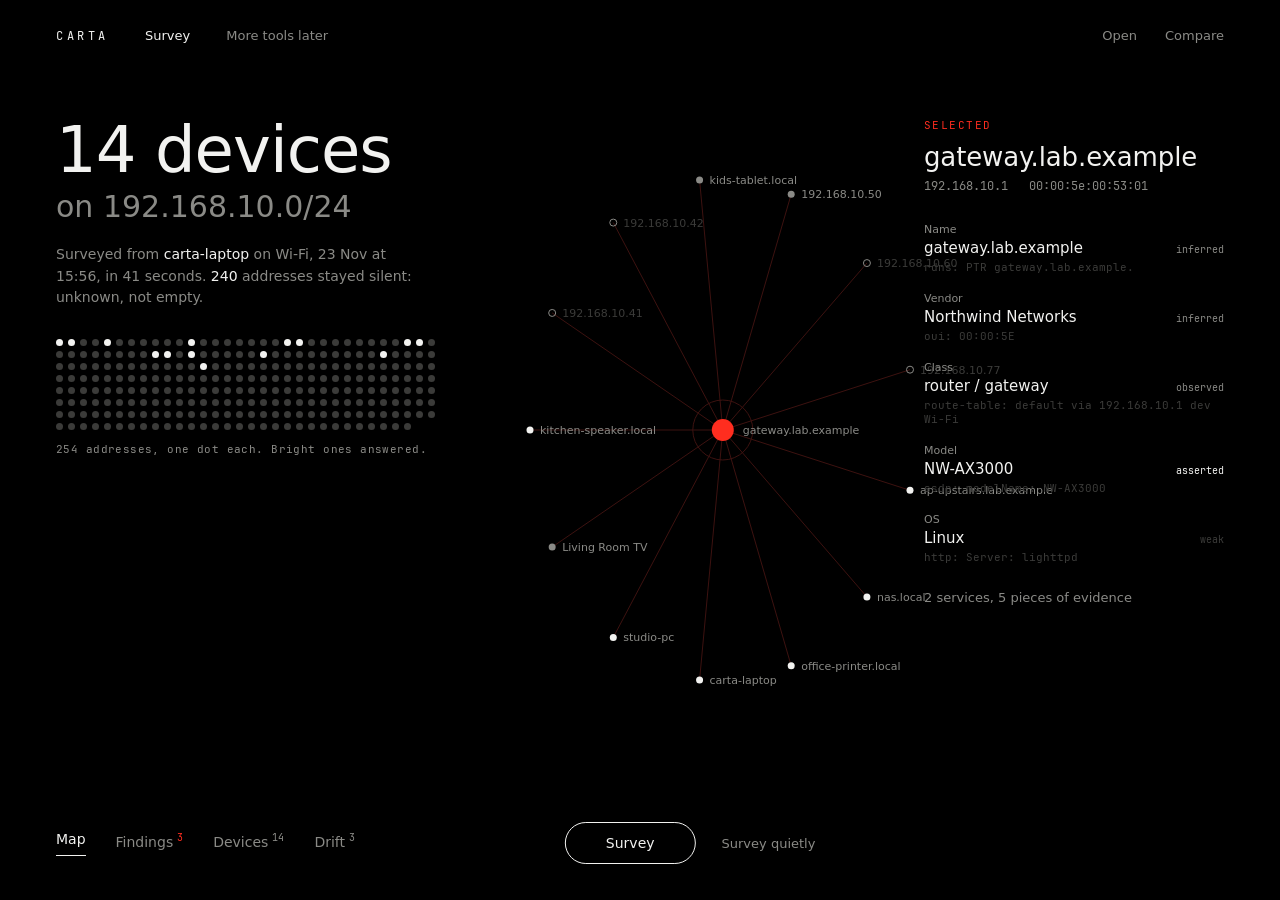
<file: desktop/mocks/src/b-quiet.html>
<!doctype html>
<html lang="en">
<head>
<meta charset="utf-8">
<meta name="viewport" content="width=device-width, initial-scale=1">
<title>Carta B: Quiet</title>
<style>
@font-face { font-family: "JetBrains Mono"; src: url("../../../internal/ui/assets/fonts/JetBrainsMono-Regular.woff2") format("woff2"); font-weight: 400; }
:root {
  --bg: #000; --fg: #f2f2f0; --dim: #8a8a86; --faint: #3b3b39; --hair: #1c1c1b;
  --red: #ff2d1f; --link: #3d1210; --amber: #c9973a;
  --sans: "Segoe UI Variable Display", "Segoe UI", system-ui, sans-serif;
  --mono: "JetBrains Mono", ui-monospace, Consolas, monospace;
}
* { box-sizing: border-box; margin: 0; }
html, body { height: 100%; background: var(--bg); color: var(--fg); font-family: var(--sans); }
body { position: relative; overflow: hidden; }

.top { position: absolute; top: 28px; left: 56px; right: 56px; display: flex; align-items: baseline; gap: 36px; font-size: 13px; }
.mark { font-family: var(--mono); letter-spacing: .3em; font-size: 12px; }
.top span { color: var(--dim); }
.top .on { color: var(--fg); }
.top .right { margin-left: auto; display: flex; gap: 28px; }

/* left column: the sentence that says what this survey is */
.story { position: absolute; left: 56px; top: 118px; width: 420px; }
h1 { font-weight: 300; font-size: 64px; line-height: 1; letter-spacing: -.015em; }
h1 em { display: block; font-style: normal; color: var(--dim); font-size: 30px; margin-top: 10px; letter-spacing: 0; }
.lede { margin-top: 22px; color: var(--dim); font-size: 14px; line-height: 1.55; max-width: 360px; }
.lede b { color: var(--fg); font-weight: 400; }
.matrix { margin-top: 30px; display: grid; grid-template-columns: repeat(32, 7px); gap: 5px; }
.matrix i { width: 7px; height: 7px; border-radius: 50%; background: var(--faint); }
.matrix i.a { background: var(--fg); }
.mlabel { margin-top: 12px; font-family: var(--mono); font-size: 10.5px; color: var(--dim); letter-spacing: .04em; }

.sections { position: absolute; left: 56px; bottom: 44px; display: flex; gap: 30px; font-size: 14px; }
.sections span { color: var(--dim); padding-bottom: 6px; }
.sections .on { color: var(--fg); border-bottom: 1px solid var(--fg); }
.sections sup { font-family: var(--mono); font-size: 10px; margin-left: 4px; color: var(--dim); }
.sections .risk sup { color: var(--red); }

/* the map is the page */
svg { position: absolute; left: 480px; top: 70px; width: 580px; height: 720px; }

/* selected device: plain text, no boxes */
.detail { position: absolute; right: 56px; top: 118px; width: 300px; }
.detail .kicker { font-family: var(--mono); font-size: 10.5px; color: var(--red); letter-spacing: .14em; }
.detail h2 { font-weight: 300; font-size: 26px; margin-top: 10px; letter-spacing: -.005em; }
.detail .addr { font-family: var(--mono); font-size: 11.5px; color: var(--dim); margin-top: 6px; }
.claims { margin-top: 30px; display: grid; gap: 18px; }
.claim .k { font-size: 11px; color: var(--dim); }
.claim .v { font-size: 15px; margin-top: 3px; display: flex; justify-content: space-between; align-items: baseline; }
.claim .c { font-family: var(--mono); font-size: 10px; color: var(--dim); }
.claim .c.asserted { color: var(--fg); }
.claim .c.weak { color: var(--faint); }
.claim .e { font-family: var(--mono); font-size: 10.5px; color: var(--faint); margin-top: 3px; }
.more { margin-top: 26px; font-size: 13px; color: var(--dim); }

.actions { position: absolute; left: 50%; bottom: 36px; transform: translateX(-30%); display: flex; align-items: center; gap: 26px; }
.pill { border: 1px solid var(--fg); border-radius: 999px; padding: 12px 40px; font-size: 14px; }
.ghost { color: var(--dim); font-size: 13px; }
</style>
</head>
<body>
<header class="top">
  <span class="mark on">CARTA</span>
  <span class="on">Survey</span>
  <span>More tools later</span>
  <div class="right"><span>Open</span><span>Compare</span></div>
</header>

<section class="story">
  <h1>14 devices<em>on 192.168.10.0/24</em></h1>
  <p class="lede">Surveyed from <b>carta-laptop</b> on Wi-Fi, 23 Nov at 15:56, in 41 seconds.
    <b>240</b> addresses stayed silent: unknown, not empty.</p>
  <div class="matrix" id="matrix"></div>
  <div class="mlabel">254 addresses, one dot each. Bright ones answered.</div>
</section>

<nav class="sections">
  <span class="on">Map</span>
  <span class="risk">Findings<sup>3</sup></span>
  <span>Devices<sup>14</sup></span>
  <span>Drift<sup>3</sup></span>
</nav>

<svg id="map" viewBox="0 0 580 720"></svg>

<aside class="detail" id="detail"></aside>

<div class="actions"><span class="pill">Survey</span><span class="ghost">Survey quietly</span></div>

<script src="data.js"></script>
<script>
const C = window.CARTA, svg = document.getElementById('map'), NS = 'http://www.w3.org/2000/svg';
const css = n => getComputedStyle(document.documentElement).getPropertyValue(n).trim();
const el = (tag, attrs, text) => { const e = document.createElementNS(NS, tag); for (const k in attrs) e.setAttribute(k, attrs[k]); if (text) e.textContent = text; svg.append(e); return e; };
const W = 580, H = 720, P = 70;
// more room on the right, where the labels run
const pos = id => { const n = C.layout[id]; return [50 + n.u * (W - 200), P + 40 + n.v * (H - 2 * P - 80)]; };

for (const l of C.links) {
  const [x1, y1] = pos(l.a), [x2, y2] = pos(l.b);
  el('line', { x1, y1, x2, y2, stroke: css('--link'), 'stroke-width': 1 });
}
for (const d of C.devices) {
  const [x, y] = pos(d.id);
  if (d.id === 'gw') {
    el('circle', { cx: x, cy: y, r: 30, fill: 'none', stroke: css('--link'), 'stroke-width': 1 });
    el('circle', { cx: x, cy: y, r: 11, fill: css('--red') });
  } else if (d.kind === 'unknown') {
    el('circle', { cx: x, cy: y, r: 3.5, fill: 'none', stroke: css('--dim'), 'stroke-width': 1 });
  } else if (d.kind === 'partial') {
    el('circle', { cx: x, cy: y, r: 3.5, fill: css('--dim') });
  } else {
    el('circle', { cx: x, cy: y, r: 3.5, fill: css('--fg') });
  }
  el('text', { x: x + (d.id === 'gw' ? 20 : 10), y: y + 4, fill: d.kind === 'unknown' ? css('--faint') : css('--dim'), 'font-size': 11, 'font-family': css('--sans') }, d.label);
}

const s = C.selected;
document.getElementById('detail').innerHTML = `
  <div class="kicker">SELECTED</div>
  <h2>${s.label}</h2>
  <div class="addr">${s.ip}&nbsp;&nbsp;&nbsp;${s.mac}</div>
  <div class="claims">${s.claims.map(c => `
    <div class="claim"><div class="k">${c.key}</div>
      <div class="v"><span>${c.value}</span><span class="c ${c.conf}">${c.conf}</span></div>
      <div class="e">${c.method}: ${c.evidence}</div></div>`).join('')}
  </div>
  <div class="more">2 services, 5 pieces of evidence</div>`;

document.getElementById('matrix').innerHTML =
  Array.from({ length: 254 }, (_, i) => `<i class="${C.coverage.isAnswered(i + 1) ? 'a' : ''}"></i>`).join('');
</script>
</body>
</html>
</file>
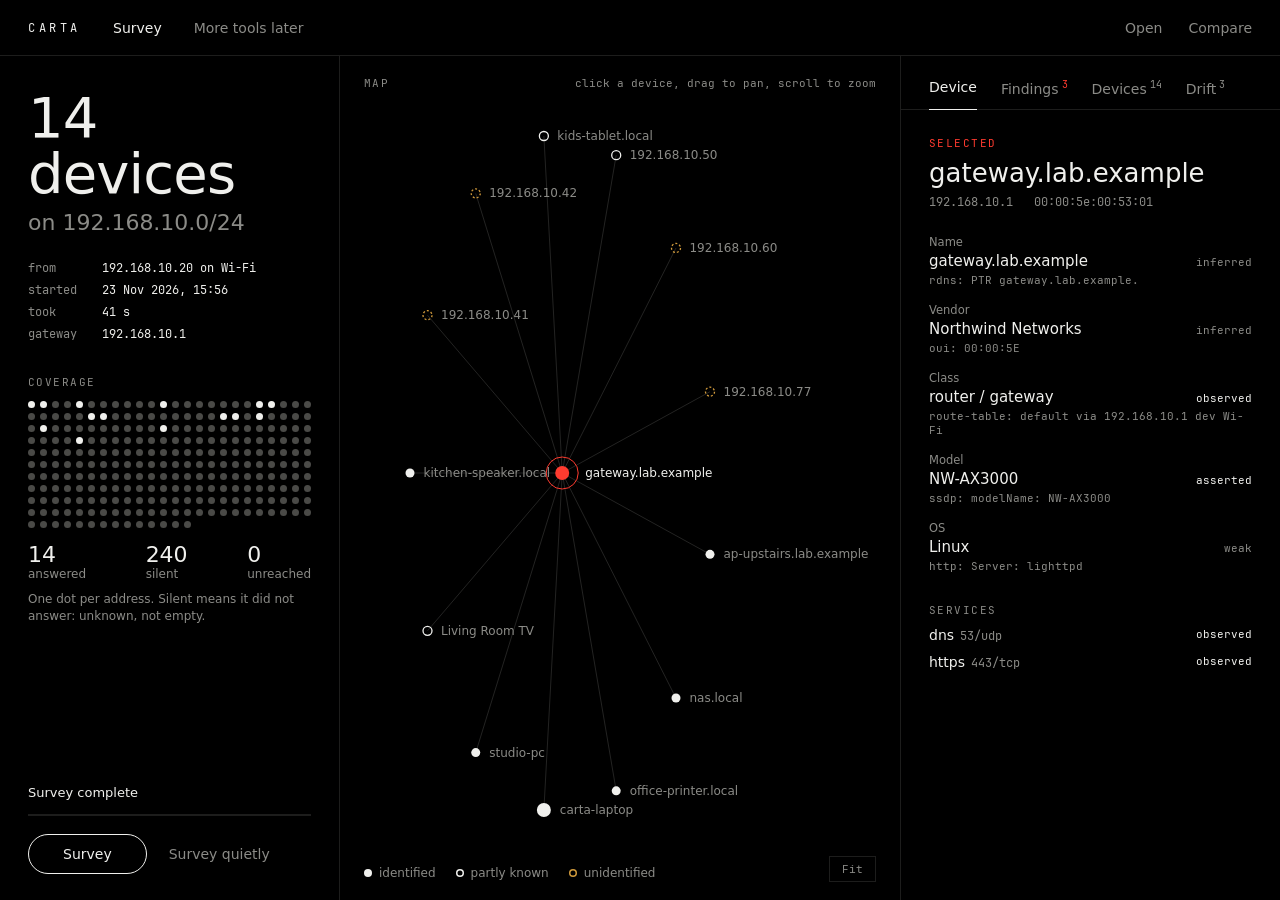
<file: desktop/mocks/src/d-combined.html>
<!doctype html>
<html lang="en">
<head>
<meta charset="utf-8">
<meta name="viewport" content="width=device-width, initial-scale=1">
<title>Carta D: Calm instrument</title>
<style>
@font-face { font-family: "JetBrains Mono"; src: url("../../../internal/ui/assets/fonts/JetBrainsMono-Regular.woff2") format("woff2"); font-weight: 400; }
@font-face { font-family: "JetBrains Mono"; src: url("../../../internal/ui/assets/fonts/JetBrainsMono-SemiBold.woff2") format("woff2"); font-weight: 600 700; }
:root {
  --bg: #000; --fg: #f0f0ed; --dim: #8b8b87; --faint: #45454250; --faint2: #4a4a47; --hair: #1d1d1c;
  --red: #ff3b2f; --amber: #d29b3c; --warn: #e3a008;
  --sans: "Segoe UI Variable Display", "Segoe UI", system-ui, sans-serif;
  --mono: "JetBrains Mono", ui-monospace, Consolas, monospace;
}
* { box-sizing: border-box; margin: 0; }
html, body { height: 100%; background: var(--bg); color: var(--fg); font-family: var(--sans); font-size: 14px; }
body { display: grid; grid-template-rows: 56px 1fr; overflow: hidden; }
button { font: inherit; color: inherit; background: none; border: 0; cursor: pointer; padding: 0; }
.mono { font-family: var(--mono); }
.caps { font-family: var(--mono); font-size: 10.5px; letter-spacing: .14em; text-transform: uppercase; color: var(--dim); }

/* ---------- top bar ---------- */
.top { display: flex; align-items: center; gap: 32px; padding: 0 28px; border-bottom: 1px solid var(--hair); }
.mark { font-family: var(--mono); font-size: 12px; letter-spacing: .3em; }
.tool { color: var(--fg); }
.later { color: var(--dim); }
.top .right { margin-left: auto; display: flex; gap: 26px; }
.link { color: var(--dim); }
.link:hover { color: var(--fg); }

/* ---------- three columns ---------- */
main { display: grid; grid-template-columns: 340px 1fr 380px; min-height: 0; }
.col { min-height: 0; }

/* left: what this survey is, how much it covered, and the controls */
.summary { border-right: 1px solid var(--hair); padding: 34px 28px 26px; display: flex; flex-direction: column; }
h1 { font-weight: 300; font-size: 56px; line-height: 1; letter-spacing: -.015em; }
h1 small { display: block; font-size: 22px; color: var(--dim); margin-top: 10px; letter-spacing: 0; }
.meta { margin-top: 26px; display: grid; grid-template-columns: 74px 1fr; row-gap: 7px; font-family: var(--mono); font-size: 11.5px; }
.meta dt { color: var(--dim); }
.section { margin-top: 34px; }
.matrix { margin-top: 12px; display: grid; grid-template-columns: repeat(24, 1fr); gap: 5px; }
.matrix i { aspect-ratio: 1; border-radius: 50%; background: var(--faint2); }
.matrix i.a { background: var(--fg); }
.matrix i.u { background: none; box-shadow: inset 0 0 0 1px var(--dim); }
.counts { margin-top: 14px; display: flex; justify-content: space-between; font-size: 12px; color: var(--dim); }
.counts b { display: block; color: var(--fg); font-weight: 300; font-size: 22px; }
.note { margin-top: 10px; font-size: 12px; color: var(--dim); line-height: 1.45; }

.controls { margin-top: auto; }
.status { display: flex; align-items: center; gap: 10px; font-size: 13px; min-height: 20px; }
.tag { font-family: var(--mono); font-size: 9.5px; letter-spacing: .12em; color: var(--warn); border: 1px solid var(--warn); padding: 1px 6px; }
.progress { height: 2px; background: var(--hair); margin: 12px 0 18px; }
.progress i { display: block; height: 100%; width: 0; background: var(--fg); }
.buttons { display: flex; align-items: center; gap: 22px; }
.pill { border: 1px solid var(--fg); border-radius: 999px; padding: 11px 34px; }
.pill:hover { background: var(--fg); color: var(--bg); }
.pill.stop { border-color: var(--red); color: var(--red); }
.pill.stop:hover { background: var(--red); color: var(--bg); }
.quiet { color: var(--dim); }
.quiet:hover { color: var(--fg); }
.hidden { display: none !important; }

/* centre: the map */
.mapwrap { position: relative; min-height: 0; }
#map { width: 100%; height: 100%; display: block; cursor: grab; }
#map.grabbing { cursor: grabbing; }
.maptop { position: absolute; left: 24px; top: 20px; right: 24px; display: flex; justify-content: space-between; pointer-events: none; }
.maptop .hint { font-family: var(--mono); font-size: 10.5px; color: var(--dim); }
.legend { position: absolute; left: 24px; bottom: 20px; display: flex; gap: 20px; font-size: 12px; color: var(--dim); }
.legend i { display: inline-block; width: 8px; height: 8px; border-radius: 50%; margin-right: 7px; vertical-align: 0; }
.fit { position: absolute; right: 24px; bottom: 18px; font-family: var(--mono); font-size: 11px; color: var(--dim); border: 1px solid var(--hair); padding: 5px 12px; }
.fit:hover { color: var(--fg); border-color: var(--dim); }
.running #map { opacity: .45; transition: opacity .3s; }

/* right: one panel, four tabs */
.panel { border-left: 1px solid var(--hair); display: grid; grid-template-rows: auto 1fr; min-height: 0; }
.tabs { display: flex; gap: 24px; padding: 22px 28px 0; border-bottom: 1px solid var(--hair); }
.tabs button { padding-bottom: 12px; color: var(--dim); border-bottom: 1px solid transparent; margin-bottom: -1px; }
.tabs button.on { color: var(--fg); border-color: var(--fg); }
.tabs sup { font-family: var(--mono); font-size: 10px; margin-left: 3px; color: var(--dim); }
.tabs sup.risk { color: var(--red); }
.body { overflow-y: auto; padding: 26px 28px 30px; }

.kicker { color: var(--red); }
.dev h2 { font-weight: 300; font-size: 26px; margin-top: 8px; word-break: break-word; }
.dev .addr { font-family: var(--mono); font-size: 11.5px; color: var(--dim); margin-top: 6px; }
.claims { margin-top: 26px; display: grid; gap: 16px; }
.claim .k { font-size: 11.5px; color: var(--dim); }
.claim .v { font-size: 15px; margin-top: 3px; display: flex; justify-content: space-between; align-items: baseline; gap: 12px; }
.claim .v.none { color: var(--dim); font-style: italic; font-size: 14px; }
.conf { font-family: var(--mono); font-size: 10.5px; color: var(--dim); white-space: nowrap; }
.conf.asserted, .conf.observed { color: var(--fg); }
.conf.weak { color: var(--dim); }
.claim .e { font-family: var(--mono); font-size: 10.5px; color: var(--dim); margin-top: 3px; }
.sub { margin-top: 30px; }
.svc { display: flex; justify-content: space-between; margin-top: 10px; }
.svc span span { color: var(--dim); font-family: var(--mono); font-size: 12px; margin-left: 6px; }

.row { display: block; width: 100%; text-align: left; padding: 14px 0; border-bottom: 1px solid var(--hair); }
.row:hover .title, .row:hover .name { color: #fff; text-decoration: underline; text-underline-offset: 3px; }
.finding { display: grid; grid-template-columns: 3px 1fr; gap: 14px; }
.finding .bar { background: var(--faint2); }
.finding .bar.risk { background: var(--red); } .finding .bar.warn { background: var(--warn); }
.finding .title { display: flex; justify-content: space-between; gap: 12px; }
.finding p { color: var(--dim); margin-top: 6px; font-size: 13px; line-height: 1.45; }
.filter { width: 100%; background: none; border: 0; border-bottom: 1px solid var(--hair); color: var(--fg); font: inherit; padding: 4px 0 10px; outline: none; }
.filter:focus { border-color: var(--dim); }
.filter::placeholder { color: var(--dim); }
.device { display: flex; justify-content: space-between; align-items: baseline; gap: 12px; }
.device .what { font-family: var(--mono); font-size: 11px; color: var(--dim); text-align: right; }
.device .name.unk { color: var(--dim); }
.device.sel .name { color: var(--red); }
.drift .kind { font-family: var(--mono); font-size: 10px; letter-spacing: .12em; color: var(--dim); }
.drift .name { margin-top: 4px; }
.drift .what { font-family: var(--mono); font-size: 11.5px; color: var(--dim); margin-top: 4px; }
.since { font-size: 13px; color: var(--dim); margin-bottom: 6px; }
</style>
</head>
<body>
<header class="top">
  <span class="mark">CARTA</span>
  <span class="tool">Survey</span>
  <span class="later">More tools later</span>
  <div class="right"><button class="link" data-soon="Opening a saved survey">Open</button><button class="link" data-soon="Comparing with an earlier survey">Compare</button></div>
</header>

<main id="main">
  <section class="col summary">
    <h1><span id="count">14</span> devices<small>on 192.168.10.0/24</small></h1>
    <dl class="meta">
      <dt>from</dt><dd>192.168.10.20 on Wi-Fi</dd>
      <dt>started</dt><dd>23 Nov 2026, 15:56</dd>
      <dt>took</dt><dd id="took">41 s</dd>
      <dt>gateway</dt><dd>192.168.10.1</dd>
    </dl>

    <div class="section">
      <div class="caps">Coverage</div>
      <div class="matrix" id="matrix"></div>
      <div class="counts">
        <span><b id="nAns">14</b>answered</span>
        <span><b id="nSil">240</b>silent</span>
        <span><b id="nUnr">0</b>unreached</span>
      </div>
      <p class="note">One dot per address. Silent means it did not answer: unknown, not empty.</p>
    </div>

    <div class="controls">
      <div class="status"><span id="status">Survey complete</span><span class="tag hidden" id="tag">STOPPED EARLY</span></div>
      <div class="progress"><i id="bar"></i></div>
      <div class="buttons">
        <button class="pill" id="survey">Survey</button>
        <button class="quiet" id="quietly">Survey quietly</button>
        <button class="pill stop hidden" id="stop">Stop</button>
      </div>
    </div>
  </section>

  <section class="col mapwrap">
    <div class="maptop"><span class="caps">Map</span><span class="hint">click a device, drag to pan, scroll to zoom</span></div>
    <svg id="map"></svg>
    <div class="legend">
      <span><i style="background:var(--fg)"></i>identified</span>
      <span><i style="box-shadow:inset 0 0 0 1.5px var(--fg)"></i>partly known</span>
      <span><i style="box-shadow:inset 0 0 0 1.5px var(--amber)"></i>unidentified</span>
    </div>
    <button class="fit" id="fit">Fit</button>
  </section>

  <aside class="col panel">
    <nav class="tabs" id="tabs">
      <button data-tab="device" class="on">Device</button>
      <button data-tab="findings">Findings<sup class="risk">3</sup></button>
      <button data-tab="devices">Devices<sup>14</sup></button>
      <button data-tab="drift">Drift<sup>3</sup></button>
    </nav>
    <div class="body" id="body"></div>
  </aside>
</main>

<script src="data.js"></script>
<script>
const C = window.CARTA;
const $ = id => document.getElementById(id);
const byId = Object.fromEntries(C.devices.map(d => [d.id, d]));
const state = { selected: 'gw', tab: 'device', filter: '', swept: 254, heard: null, running: false, timer: null };
// A quiet survey sends nothing, not even a multicast question: it knows only
// the devices in this machine's own ARP cache, the ones it has recently
// exchanged traffic with.
const HEARD_QUIETLY = new Set([1, 5, 12, 20]);

/* ---------- map ---------- */
const svg = $('map'), NS = 'http://www.w3.org/2000/svg';
const css = n => getComputedStyle(document.documentElement).getPropertyValue(n).trim();
const node = (tag, attrs, parent = svg) => { const e = document.createElementNS(NS, tag); for (const k in attrs) e.setAttribute(k, attrs[k]); parent.append(e); return e; };
// The map's units are the element's own pixels, so text stays 12px however
// wide the window is; the layout is spread over whatever room there is.
const WORLD = { w: 0, h: 0 };
const at = id => { const n = C.layout[id]; return [70 + n.u * (WORLD.w - 260), 80 + n.v * (WORLD.h - 170)]; };
let view = { x: 0, y: 0, w: 1, h: 1 };
function measure() {
  WORLD.w = svg.clientWidth; WORLD.h = svg.clientHeight;
  view = { x: 0, y: 0, w: WORLD.w, h: WORLD.h }; setView();
}
const setView = () => svg.setAttribute('viewBox', `${view.x} ${view.y} ${view.w} ${view.h}`);

function drawMap() {
  svg.textContent = '';
  for (const l of C.links) {
    const [x1, y1] = at(l.a), [x2, y2] = at(l.b);
    node('line', { x1, y1, x2, y2, stroke: '#232322', 'stroke-width': 1 });
  }
  for (const d of C.devices) {
    const [x, y] = at(d.id), sel = d.id === state.selected, r = d.kind === 'infra' ? 7 : 4.5;
    const g = node('g', { style: 'cursor:pointer' });
    node('circle', { cx: x, cy: y, r: 16, fill: 'transparent' }, g);  // a wider target than the dot
    if (sel) node('circle', { cx: x, cy: y, r: r + 9, fill: 'none', stroke: css('--red'), 'stroke-width': 1 }, g);
    const colour = sel ? css('--red') : css('--fg');
    if (d.kind === 'unknown') node('circle', { cx: x, cy: y, r, fill: 'none', stroke: sel ? colour : css('--amber'), 'stroke-width': 1.3, 'stroke-dasharray': '2 2' }, g);
    else if (d.kind === 'partial') node('circle', { cx: x, cy: y, r, fill: 'none', stroke: colour, 'stroke-width': 1.3 }, g);
    else node('circle', { cx: x, cy: y, r, fill: colour }, g);
    const t = node('text', { x: x + r + (sel ? 16 : 9), y: y + 4, fill: sel ? css('--fg') : (d.kind === 'unknown' ? css('--dim') : css('--dim')),
      'font-size': 12, 'font-family': css('--sans') }, g);
    t.textContent = d.label;
    g.addEventListener('click', ev => { ev.stopPropagation(); select(d.id); });
  }
}

// drag to pan, wheel to zoom about the pointer
let drag = null;
svg.addEventListener('pointerdown', ev => { drag = { x: ev.clientX, y: ev.clientY, vx: view.x, vy: view.y, moved: false }; svg.classList.add('grabbing'); });
window.addEventListener('pointermove', ev => {
  if (!drag) return;
  const k = view.w / svg.clientWidth;
  view.x = drag.vx - (ev.clientX - drag.x) * k; view.y = drag.vy - (ev.clientY - drag.y) * k; setView();
});
window.addEventListener('pointerup', () => { drag = null; svg.classList.remove('grabbing'); });
svg.addEventListener('wheel', ev => {
  ev.preventDefault();
  const r = svg.getBoundingClientRect(), f = Math.pow(1.0015, ev.deltaY);
  const nw = Math.min(WORLD.w * 2, Math.max(WORLD.w / 4, view.w * f)), nh = nw * view.h / view.w;
  const px = view.x + (ev.clientX - r.left) / r.width * view.w, py = view.y + (ev.clientY - r.top) / r.height * view.h;
  view.x = px - (px - view.x) * nw / view.w; view.y = py - (py - view.y) * nh / view.h; view.w = nw; view.h = nh; setView();
}, { passive: false });
$('fit').onclick = () => { view = { x: 0, y: 0, w: WORLD.w, h: WORLD.h }; setView(); };

/* ---------- panel ---------- */
function select(id) { state.selected = id; state.tab = 'device'; render(); }

function renderDevice() {
  const d = byId[state.selected], claims = C.claims[d.id] || [], svc = C.services[d.id] || [];
  return `<div class="dev">
    <div class="caps kicker">Selected</div>
    <h2>${d.label}</h2>
    <div class="addr">${d.ip}${d.mac ? '&nbsp;&nbsp;&nbsp;' + d.mac : ''}</div>
    <div class="claims">${claims.map(c => c.value ? `
      <div class="claim"><div class="k">${c.key}</div>
        <div class="v"><span>${c.value}</span><span class="conf ${c.conf}">${c.conf}</span></div>
        <div class="e">${c.method}: ${c.evidence}</div></div>` : `
      <div class="claim"><div class="k">${c.key}</div><div class="v none">not learned</div></div>`).join('')}
    </div>
    ${svc.length ? `<div class="sub"><div class="caps">Services</div>${svc.map(v =>
      `<div class="svc"><span>${v.name}<span>${v.port}</span></span><span class="conf ${v.conf}">${v.conf}</span></div>`).join('')}</div>` : ''}
  </div>`;
}

function renderFindings() {
  return C.findings.map(f => `<button class="row finding" data-select="${f.entity}">
    <span class="bar ${f.severity}"></span>
    <span><span class="title"><span>${f.title}</span><span class="conf ${f.conf}">${f.conf}</span></span><p>${f.detail}</p></span>
  </button>`).join('');
}

function renderDevices() {
  const q = state.filter.toLowerCase();
  const rows = C.devices.filter(d => !q || `${d.label} ${d.ip} ${d.sub}`.toLowerCase().includes(q));
  return `<input class="filter" id="filter" placeholder="Filter by name, address or kind" value="${state.filter}">` +
    rows.map(d => `<button class="row device ${d.id === state.selected ? 'sel' : ''}" data-select="${d.id}">
      <span class="name ${d.kind === 'unknown' ? 'unk' : ''}">${d.label}</span>
      <span class="what">${d.label === d.ip ? '' : d.ip + '<br>'}${d.sub}</span></button>`).join('') +
    (rows.length ? '' : '<p class="note">No device matches.</p>');
}

function renderDrift() {
  return `<p class="since">Since the survey of ${C.drift.since}</p>` + C.drift.changes.map(c => `
    <button class="row drift" data-select="${c.id}">
      <div class="kind">${c.kind}</div><div class="name">${c.entity}</div>
      <div class="what">${c.text}${c.by ? `<br>matched by ${c.by}, ${c.conf}` : ''}</div></button>`).join('');
}

function render() {
  document.querySelectorAll('#tabs button').forEach(b => b.classList.toggle('on', b.dataset.tab === state.tab));
  $('body').innerHTML = { device: renderDevice, findings: renderFindings, devices: renderDevices, drift: renderDrift }[state.tab]();
  document.querySelectorAll('[data-select]').forEach(b => b.onclick = () => select(b.dataset.select));
  const f = $('filter');
  if (f) { f.oninput = () => { state.filter = f.value; render(); const g = $('filter'); g.focus(); g.setSelectionRange(g.value.length, g.value.length); }; }
  drawMap();
}
document.querySelectorAll('#tabs button').forEach(b => b.onclick = () => { state.tab = b.dataset.tab; render(); });

/* ---------- coverage ---------- */
function renderCoverage() {
  let ans = 0, sil = 0;
  $('matrix').innerHTML = Array.from({ length: 254 }, (_, i) => {
    if (i >= state.swept) {
      if (state.heard && state.heard.has(i + 1)) { ans++; return '<i class="a"></i>'; }
      return '<i class="u"></i>';
    }
    if (C.coverage.isAnswered(i + 1)) { ans++; return '<i class="a"></i>'; }
    sil++; return '<i></i>';
  }).join('');
  $('nAns').textContent = ans; $('nSil').textContent = sil; $('nUnr').textContent = 254 - state.swept - (state.swept ? 0 : ans);
  $('count').textContent = ans;
}

/* ---------- survey (simulated: this mock touches no network) ---------- */
const stages = [['Orienting', 700], ['Listening', 1400], ['Sweeping', 0], ['Probing services', 1000], ['Asking NetBIOS', 600], ['Reverse DNS', 600]];
const quietStages = [['Orienting', 700], ["Reading this machine's caches", 1200]];
function setRunning(on) {
  state.running = on;
  $('main').classList.toggle('running', on);
  $('survey').classList.toggle('hidden', on); $('quietly').classList.toggle('hidden', on); $('stop').classList.toggle('hidden', !on);
}
function startSurvey(quiet) {
  setRunning(true); $('tag').classList.add('hidden');
  state.swept = 0; state.heard = null; renderCoverage();
  let i = 0, stage = '';
  const total = 254, plan = quiet ? quietStages : stages;
  const next = () => {
    if (i >= plan.length) {
      if (quiet) { state.heard = HEARD_QUIETLY; renderCoverage(); }
      return finish(null);
    }
    const [name, ms] = plan[i++]; stage = name;
    if (name === 'Sweeping') {
      const step = () => {
        state.swept = Math.min(total, state.swept + 6); renderCoverage();
        $('status').textContent = `Sweeping ${state.swept} of ${total}`;
        $('bar').style.width = (20 + state.swept / total * 60) + '%';
        state.timer = state.swept < total ? setTimeout(step, 50) : setTimeout(next, 200);
      };
      return step();
    }
    $('status').textContent = name + '…';
    $('bar').style.width = ({ Orienting: 5, Listening: 15, 'Probing services': 85, 'Asking NetBIOS': 92, 'Reverse DNS': 97 }[name] || 60) + '%';
    state.timer = setTimeout(next, ms);
  };
  state.stop = () => finish(stage);
  next();
}
function finish(stoppedIn) {
  clearTimeout(state.timer); setRunning(false); $('bar').style.width = '0';
  if (stoppedIn) {
    $('status').textContent = `Stopped during ${stoppedIn}`; $('tag').classList.remove('hidden');
  } else {
    if (state.swept === 0) { $('status').textContent = 'Quiet survey: nothing was sent'; }
    else $('status').textContent = 'Survey complete';
    $('took').textContent = '9 s (simulated)';
  }
  renderCoverage();
}
$('survey').onclick = () => startSurvey(false);
$('quietly').onclick = () => startSurvey(true);
$('stop').onclick = () => { $('status').textContent = 'Stopping…'; setTimeout(() => state.stop(), 300); };
document.querySelectorAll('[data-soon]').forEach(b => b.onclick = () => { $('status').textContent = b.dataset.soon + ' comes in a later stage.'; });

measure(); renderCoverage(); render();
window.addEventListener('resize', () => { measure(); drawMap(); });
</script>
</body>
</html>
</file>
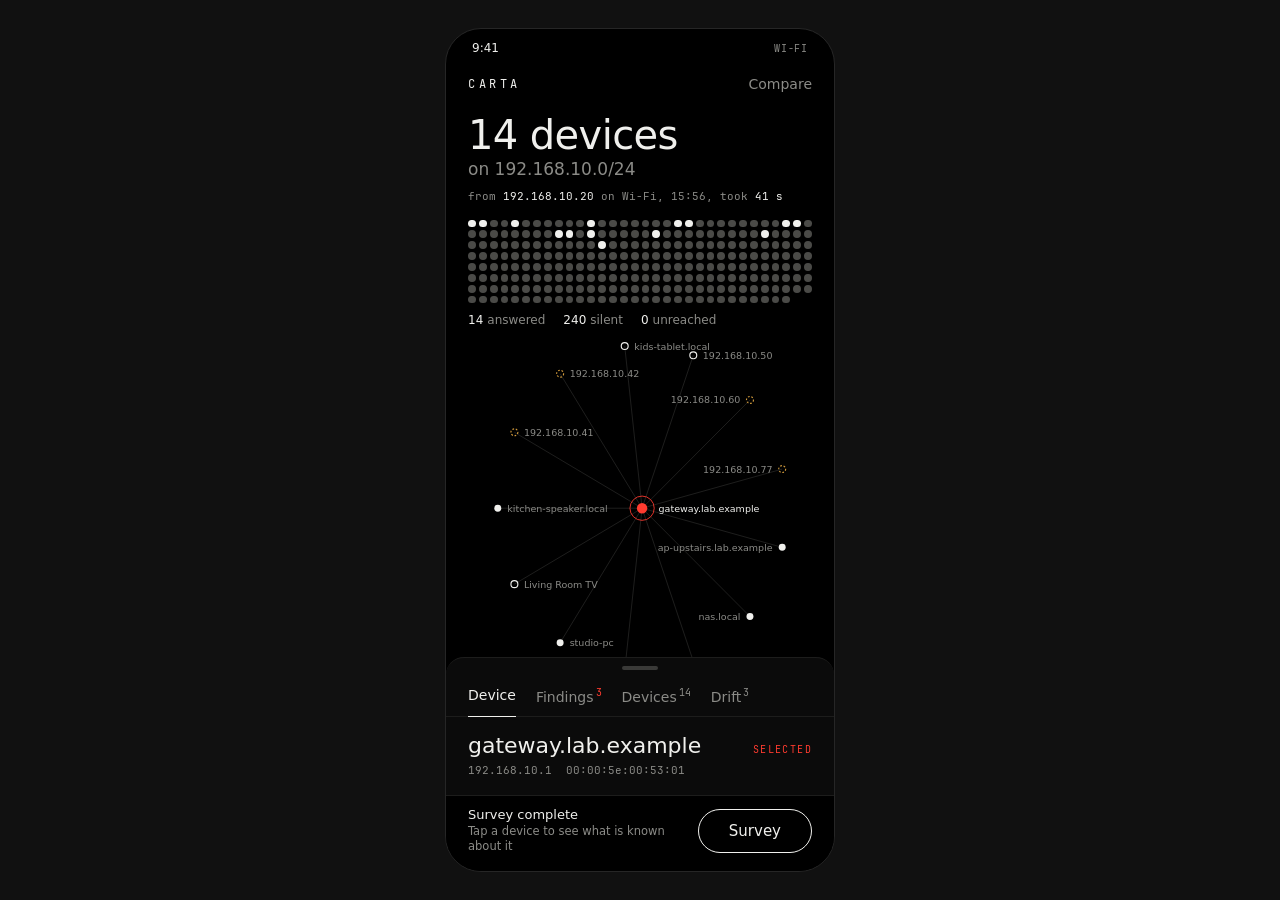
<file: desktop/mocks/src/e-phone.html>
<!doctype html>
<html lang="en">
<head>
<meta charset="utf-8">
<meta name="viewport" content="width=device-width, initial-scale=1, viewport-fit=cover">
<title>Carta E: Phone</title>
<style>
@font-face { font-family: "JetBrains Mono"; src: url("../../../internal/ui/assets/fonts/JetBrainsMono-Regular.woff2") format("woff2"); font-weight: 400; }
@font-face { font-family: "JetBrains Mono"; src: url("../../../internal/ui/assets/fonts/JetBrainsMono-SemiBold.woff2") format("woff2"); font-weight: 600 700; }
:root {
  --bg: #000; --sheet: #0b0b0b; --fg: #f0f0ed; --dim: #8b8b87; --faint2: #4a4a47; --hair: #1d1d1c;
  --red: #ff3b2f; --amber: #d29b3c; --warn: #e3a008;
  --sans: "Segoe UI Variable Display", "Segoe UI", Roboto, system-ui, sans-serif;
  --mono: "JetBrains Mono", ui-monospace, Consolas, monospace;
  --bar: 76px;
}
* { box-sizing: border-box; margin: 0; -webkit-tap-highlight-color: transparent; }
html, body { height: 100%; background: #111; color: var(--fg); font-family: var(--sans); font-size: 14px; }
button { font: inherit; color: inherit; background: none; border: 0; cursor: pointer; padding: 0; }
.caps { font-family: var(--mono); font-size: 10px; letter-spacing: .14em; text-transform: uppercase; color: var(--dim); }
.hidden { display: none !important; }

/* On a desktop the page shows a phone-sized screen; on a phone it fills it. */
body { display: grid; place-items: center; }
.phone { position: relative; width: 390px; height: 844px; background: var(--bg); border: 1px solid #262626; border-radius: 36px; overflow: hidden;
  display: grid; grid-template-rows: 30px 50px auto 1fr; }
@media (max-width: 480px) { body { display: block; } .phone { width: 100vw; height: 100dvh; border: 0; border-radius: 0; } }

.sys { display: flex; justify-content: space-between; align-items: center; padding: 8px 26px 0; font-size: 12px; color: var(--fg); }
.appbar { display: flex; align-items: center; justify-content: space-between; padding: 0 22px; }
.mark { font-family: var(--mono); font-size: 12px; letter-spacing: .3em; }
.link { color: var(--dim); font-size: 14px; }

/* the summary: what this survey is, and how much of the network it covered */
.hero { padding: 6px 22px 0; }
h1 { font-weight: 300; font-size: 40px; line-height: 1; letter-spacing: -.015em; }
h1 small { display: block; font-size: 17px; color: var(--dim); margin-top: 6px; letter-spacing: 0; }
.facts { margin-top: 10px; font-family: var(--mono); font-size: 11px; color: var(--dim); line-height: 1.6; }
.facts b { color: var(--fg); font-weight: 400; }
.matrix { margin-top: 14px; display: grid; grid-template-columns: repeat(32, 1fr); gap: 3px; }
.matrix i { aspect-ratio: 1; border-radius: 50%; background: var(--faint2); }
.matrix i.a { background: var(--fg); }
.matrix i.u { background: none; box-shadow: inset 0 0 0 1px var(--dim); }
.counts { margin-top: 10px; display: flex; gap: 18px; font-size: 12px; color: var(--dim); }
.counts b { color: var(--fg); font-weight: 400; margin-right: 4px; }

.mapwrap { position: relative; min-height: 0; }
/* With the sheet open the summary shrinks to one line, so the map keeps room
   for the device being read about. */
.compact h1 { font-size: 22px; }
.compact h1 small { display: inline; font-size: 15px; margin: 0 0 0 6px; }
.compact .facts, .compact .matrix, .compact .counts { display: none; }
.compact .hero { padding-bottom: 12px; border-bottom: 1px solid var(--hair); }
#map { width: 100%; height: 100%; display: block; touch-action: none; overflow: hidden; }
.running #map { opacity: .45; }

/* the sheet: four tabs, sliding over the map */
.sheet { position: absolute; left: 0; right: 0; bottom: var(--bar); background: var(--sheet); border-top: 1px solid var(--hair);
  border-radius: 18px 18px 0 0; display: grid; grid-template-rows: auto auto 1fr; transition: height .22s ease; z-index: 5; }
.grip { padding: 8px 0 2px; display: grid; place-items: center; touch-action: none; cursor: grab; }
.grip span { width: 36px; height: 4px; border-radius: 2px; background: #3a3a38; }
.tabs { display: flex; gap: 20px; padding: 6px 22px 0; border-bottom: 1px solid var(--hair); }
.tabs button { padding: 8px 0 11px; color: var(--dim); border-bottom: 1px solid transparent; margin-bottom: -1px; }
.tabs button.on { color: var(--fg); border-color: var(--fg); }
.tabs sup { font-family: var(--mono); font-size: 9.5px; margin-left: 2px; color: var(--dim); }
.tabs sup.risk { color: var(--red); }
.body { overflow-y: auto; padding: 16px 22px 24px; min-height: 0; }
.peek .body { overflow: hidden; }

.peekline { display: flex; justify-content: space-between; align-items: baseline; gap: 12px; }
.dev h2 { font-weight: 300; font-size: 22px; word-break: break-word; }
.dev .addr { font-family: var(--mono); font-size: 11px; color: var(--dim); margin-top: 5px; }
.claims { margin-top: 20px; display: grid; gap: 14px; }
.claim .k { font-size: 11.5px; color: var(--dim); }
.claim .v { font-size: 15px; margin-top: 2px; display: flex; justify-content: space-between; align-items: baseline; gap: 12px; }
.claim .v.none { color: var(--dim); font-style: italic; font-size: 14px; }
.conf { font-family: var(--mono); font-size: 10px; color: var(--dim); white-space: nowrap; }
.conf.asserted, .conf.observed { color: var(--fg); }
.conf.weak { color: var(--dim); }
.claim .e { font-family: var(--mono); font-size: 10px; color: var(--dim); margin-top: 2px; }
.sub { margin-top: 24px; }
.svc { display: flex; justify-content: space-between; margin-top: 9px; }
.svc span span { color: var(--dim); font-family: var(--mono); font-size: 11.5px; margin-left: 6px; }

.row { display: block; width: 100%; text-align: left; padding: 13px 0; border-bottom: 1px solid var(--hair); }
.finding { display: grid; grid-template-columns: 3px 1fr; gap: 12px; }
.finding .bar { background: var(--faint2); }
.finding .bar.risk { background: var(--red); } .finding .bar.warn { background: var(--warn); }
.finding .title { display: flex; justify-content: space-between; gap: 10px; }
.finding p { color: var(--dim); margin-top: 5px; font-size: 13px; line-height: 1.45; }
.filter { width: 100%; background: none; border: 0; border-bottom: 1px solid var(--hair); color: var(--fg); font: inherit; padding: 4px 0 10px; outline: none; }
.filter::placeholder { color: var(--dim); }
.device { display: flex; justify-content: space-between; align-items: baseline; gap: 12px; }
.device .what { font-family: var(--mono); font-size: 10.5px; color: var(--dim); text-align: right; }
.device .name.unk { color: var(--dim); }
.device.sel .name { color: var(--red); }
.drift .kind { font-family: var(--mono); font-size: 10px; letter-spacing: .12em; color: var(--dim); }
.drift .name { margin-top: 4px; }
.drift .what { font-family: var(--mono); font-size: 11px; color: var(--dim); margin-top: 4px; }
.since { font-size: 13px; color: var(--dim); margin-bottom: 4px; }
.note { color: var(--dim); font-size: 13px; margin-top: 12px; }

/* the one action, always in reach of a thumb */
.bottombar { position: absolute; left: 0; right: 0; bottom: 0; height: var(--bar); background: var(--bg); border-top: 1px solid var(--hair);
  display: flex; align-items: center; gap: 14px; padding: 0 22px 6px; z-index: 6; }
.progress { position: absolute; left: 0; right: 0; top: -1px; height: 2px; }
.progress i { display: block; height: 100%; width: 0; background: var(--fg); }
.status { flex: 1; min-width: 0; font-size: 13px; line-height: 1.3; }
.status small { display: block; color: var(--dim); font-size: 11.5px; }
.tag { font-family: var(--mono); font-size: 9px; letter-spacing: .12em; color: var(--warn); border: 1px solid var(--warn); padding: 1px 5px; margin-left: 6px; vertical-align: 1px; }
.pill { border: 1px solid var(--fg); border-radius: 999px; padding: 12px 30px; font-size: 15px; }
.pill:active { background: var(--fg); color: var(--bg); }
.pill.stop { border-color: var(--red); color: var(--red); }
</style>
</head>
<body>
<div class="phone" id="phone">
  <div class="sys"><span>9:41</span><span class="caps" style="letter-spacing:.08em">Wi-Fi</span></div>
  <header class="appbar"><span class="mark">CARTA</span><button class="link" id="compare">Compare</button></header>

  <section class="hero">
    <h1><span id="count">14</span> devices<small>on 192.168.10.0/24</small></h1>
    <p class="facts">from <b>192.168.10.20</b> on Wi-Fi, 15:56, took <b id="took">41 s</b></p>
    <div class="matrix" id="matrix"></div>
    <div class="counts"><span><b id="nAns">14</b>answered</span><span><b id="nSil">240</b>silent</span><span><b id="nUnr">0</b>unreached</span></div>
  </section>

  <section class="mapwrap"><svg id="map"></svg></section>

  <aside class="sheet" id="sheet">
    <div class="grip" id="grip"><span></span></div>
    <nav class="tabs" id="tabs">
      <button data-tab="device" class="on">Device</button>
      <button data-tab="findings">Findings<sup class="risk">3</sup></button>
      <button data-tab="devices">Devices<sup>14</sup></button>
      <button data-tab="drift">Drift<sup>3</sup></button>
    </nav>
    <div class="body" id="body"></div>
  </aside>

  <footer class="bottombar">
    <div class="progress"><i id="bar"></i></div>
    <div class="status"><span id="status">Survey complete</span><span class="tag hidden" id="tag">STOPPED EARLY</span><small id="statusSub">Tap a device to see what is known about it</small></div>
    <button class="pill" id="survey">Survey</button>
    <button class="pill stop hidden" id="stop">Stop</button>
  </footer>
</div>

<script src="data.js"></script>
<script>
const C = window.CARTA;
const $ = id => document.getElementById(id);
const byId = Object.fromEntries(C.devices.map(d => [d.id, d]));
const state = { selected: 'gw', tab: 'device', filter: '', swept: 254, sheet: 'peek', timer: null };

/* ---------- sheet: peek, half, full ---------- */
const heights = () => {
  const phone = $('phone').clientHeight, bar = $('phone').querySelector('.bottombar').clientHeight;
  // peek shows the tabs and the selected device's name and address, nothing cut
  return { peek: 138, half: Math.round((phone - bar) * 0.52), full: phone - bar - 80 };
};
function setSheet(s) {
  const was = state.sheet;
  state.sheet = s; $('sheet').style.height = heights()[s] + 'px'; $('sheet').classList.toggle('peek', s === 'peek');
  $('phone').classList.toggle('compact', s !== 'peek');
  if ((was === 'peek') !== (s === 'peek') && W.w) { measure(); keepVisible(state.selected); drawMap(); }
}
let gripDrag = null;
$('grip').addEventListener('pointerdown', ev => { gripDrag = { y: ev.clientY, h: $('sheet').clientHeight, moved: false }; $('sheet').style.transition = 'none'; $('grip').setPointerCapture(ev.pointerId); });
$('grip').addEventListener('pointermove', ev => {
  if (!gripDrag) return;
  const h = heights(), nh = Math.max(h.peek, Math.min(h.full, gripDrag.h + (gripDrag.y - ev.clientY)));
  if (Math.abs(gripDrag.y - ev.clientY) > 4) gripDrag.moved = true;
  $('sheet').style.height = nh + 'px';
});
$('grip').addEventListener('pointerup', () => {
  if (!gripDrag) return;
  $('sheet').style.transition = '';
  const h = heights(), cur = $('sheet').clientHeight;
  if (!gripDrag.moved) setSheet({ peek: 'half', half: 'full', full: 'peek' }[state.sheet]);   // a tap steps through
  else setSheet(Object.entries(h).sort((a, b) => Math.abs(a[1] - cur) - Math.abs(b[1] - cur))[0][0]);
  gripDrag = null;
});

/* ---------- map ---------- */
const svg = $('map'), NS = 'http://www.w3.org/2000/svg';
const css = n => getComputedStyle(document.documentElement).getPropertyValue(n).trim();
const node = (tag, attrs, parent = svg) => { const e = document.createElementNS(NS, tag); for (const k in attrs) e.setAttribute(k, attrs[k]); parent.append(e); return e; };
const W = { w: 0, h: 0 };
// The bottom of the map sits under the peeking sheet, so devices are laid out
// in the part that stays visible.
// Devices are laid out in the part of the map the peeking sheet leaves, so
// the whole network shows before anything is opened.
let layoutH = 0;
const at = id => {
  const n = C.layout[id];
  return [30 + n.u * (W.w - 60), 22 + n.v * layoutH];
};
let view = { x: 0, y: 0, w: 1, h: 1 };
const setView = () => svg.setAttribute('viewBox', `${view.x} ${view.y} ${view.w} ${view.h}`);
function measure() {
  W.w = svg.clientWidth; W.h = svg.clientHeight; view = { x: 0, y: 0, w: W.w, h: W.h }; setView();
  if (state.sheet === 'peek' || !layoutH) layoutH = W.h - 138 - $('phone').querySelector('.bottombar').clientHeight - 40;
}

function drawMap() {
  svg.textContent = '';
  for (const l of C.links) { const [x1, y1] = at(l.a), [x2, y2] = at(l.b); node('line', { x1, y1, x2, y2, stroke: '#232322', 'stroke-width': 1 }); }
  for (const d of C.devices) {
    const [x, y] = at(d.id), sel = d.id === state.selected, r = d.kind === 'infra' ? 6 : 4;
    const g = node('g', { 'data-id': d.id });
    node('circle', { cx: x, cy: y, r: 20, fill: 'transparent' }, g);   // a fingertip needs a wide target
    if (sel) node('circle', { cx: x, cy: y, r: r + 8, fill: 'none', stroke: css('--red'), 'stroke-width': 1 }, g);
    const colour = sel ? css('--red') : css('--fg');
    if (d.kind === 'unknown') node('circle', { cx: x, cy: y, r, fill: 'none', stroke: sel ? colour : css('--amber'), 'stroke-width': 1.3, 'stroke-dasharray': '2 2' }, g);
    else if (d.kind === 'partial') node('circle', { cx: x, cy: y, r, fill: 'none', stroke: colour, 'stroke-width': 1.3 }, g);
    else node('circle', { cx: x, cy: y, r, fill: colour }, g);
    const gap = r + (sel ? 13 : 7);
    const t = node('text', { x: x + gap, y: y + 4, fill: sel ? css('--fg') : (d.kind === 'unknown' ? css('--dim') : css('--dim')), 'font-size': 11, 'font-family': css('--sans') }, g);
    t.textContent = d.label;
    // A label that would run off the right edge goes on the dot's left instead.
    if (x + gap + t.getComputedTextLength() > W.w - 10) { t.setAttribute('x', x - gap); t.setAttribute('text-anchor', 'end'); }
  }
}

// one finger pans, two fingers pinch, a tap without movement selects
const pts = new Map(); let pan = null, pinch = null;
svg.addEventListener('pointerdown', ev => {
  svg.setPointerCapture(ev.pointerId); pts.set(ev.pointerId, { x: ev.clientX, y: ev.clientY });
  if (pts.size === 1) pan = { x: ev.clientX, y: ev.clientY, vx: view.x, vy: view.y, moved: false, target: ev.target.closest('g') };
  if (pts.size === 2) { const [a, b] = [...pts.values()]; pinch = { d: Math.hypot(a.x - b.x, a.y - b.y), w: view.w, h: view.h }; pan = null; }
});
svg.addEventListener('pointermove', ev => {
  if (!pts.has(ev.pointerId)) return;
  pts.set(ev.pointerId, { x: ev.clientX, y: ev.clientY });
  if (pinch && pts.size === 2) {
    const [a, b] = [...pts.values()], f = pinch.d / Math.hypot(a.x - b.x, a.y - b.y);
    const cx = view.x + view.w / 2, cy = view.y + view.h / 2;
    view.w = Math.min(W.w * 2, Math.max(W.w / 4, pinch.w * f)); view.h = view.w * W.h / W.w;
    view.x = cx - view.w / 2; view.y = cy - view.h / 2; setView();
  } else if (pan) {
    const dx = ev.clientX - pan.x, dy = ev.clientY - pan.y;
    if (Math.hypot(dx, dy) > 6) pan.moved = true;
    if (pan.moved) { const k = view.w / W.w; view.x = pan.vx - dx * k; view.y = pan.vy - dy * k; setView(); }
  }
});
svg.addEventListener('pointerup', ev => {
  if (pan && !pan.moved && pan.target) select(pan.target.dataset.id);
  pts.delete(ev.pointerId); if (pts.size < 2) pinch = null; if (!pts.size) pan = null;
});
svg.addEventListener('wheel', ev => {   // for trying the mock with a mouse
  ev.preventDefault();
  const f = Math.pow(1.0015, ev.deltaY), cx = view.x + view.w / 2, cy = view.y + view.h / 2;
  view.w = Math.min(W.w * 2, Math.max(W.w / 4, view.w * f)); view.h = view.w * W.h / W.w;
  view.x = cx - view.w / 2; view.y = cy - view.h / 2; setView();
}, { passive: false });

/* ---------- sheet content ---------- */
function select(id) {
  state.selected = id; state.tab = 'device';
  if (state.sheet === 'peek') setSheet('half');
  keepVisible(id);
  render();
}
// The sheet covers the bottom of the map, so selecting a device moves the map
// until that device sits in the part still showing.
function keepVisible(id) {
  const covered = heights()[state.sheet] + $('phone').querySelector('.bottombar').clientHeight;
  const visible = W.h - covered, k = view.h / W.h, [, y] = at(id);
  const screenY = (y - view.y) / k;
  // move only as far as needed, so as much of the rest stays in view
  if (screenY > visible - 40) { view.y = y - (visible - 70) * k; setView(); }
  else if (screenY < 30) { view.y = y - 60 * k; setView(); }
}
function renderDevice() {
  const d = byId[state.selected], claims = C.claims[d.id] || [], svc = C.services[d.id] || [];
  return `<div class="dev">
    <div class="peekline"><h2>${d.label}</h2><span class="caps" style="color:var(--red)">Selected</span></div>
    <div class="addr">${d.ip}${d.mac ? '&nbsp;&nbsp;' + d.mac : ''}</div>
    <div class="claims">${claims.map(c => c.value ? `
      <div class="claim"><div class="k">${c.key}</div>
        <div class="v"><span>${c.value}</span><span class="conf ${c.conf}">${c.conf}</span></div>
        <div class="e">${c.method}: ${c.evidence}</div></div>` : `
      <div class="claim"><div class="k">${c.key}</div><div class="v none">not learned</div></div>`).join('')}
    </div>
    ${svc.length ? `<div class="sub"><div class="caps">Services</div>${svc.map(v =>
      `<div class="svc"><span>${v.name}<span>${v.port}</span></span><span class="conf ${v.conf}">${v.conf}</span></div>`).join('')}</div>` : ''}
  </div>`;
}
function renderFindings() {
  return C.findings.map(f => `<button class="row finding" data-select="${f.entity}">
    <span class="bar ${f.severity}"></span>
    <span><span class="title"><span>${f.title}</span><span class="conf ${f.conf}">${f.conf}</span></span><p>${f.detail}</p></span></button>`).join('');
}
function renderDevices() {
  const q = state.filter.toLowerCase();
  const rows = C.devices.filter(d => !q || `${d.label} ${d.ip} ${d.sub}`.toLowerCase().includes(q));
  return `<input class="filter" id="filter" placeholder="Filter by name, address or kind" value="${state.filter}">` +
    rows.map(d => `<button class="row device ${d.id === state.selected ? 'sel' : ''}" data-select="${d.id}">
      <span class="name ${d.kind === 'unknown' ? 'unk' : ''}">${d.label}</span>
      <span class="what">${d.label === d.ip ? '' : d.ip + '<br>'}${d.sub}</span></button>`).join('') +
    (rows.length ? '' : '<p class="note">No device matches.</p>');
}
function renderDrift() {
  return `<p class="since">Since the survey of ${C.drift.since}</p>` + C.drift.changes.map(c => `
    <button class="row drift" data-select="${c.id}"><div class="kind">${c.kind}</div><div class="name">${c.entity}</div>
      <div class="what">${c.text}${c.by ? `<br>matched by ${c.by}, ${c.conf}` : ''}</div></button>`).join('');
}
function render() {
  document.querySelectorAll('#tabs button').forEach(b => b.classList.toggle('on', b.dataset.tab === state.tab));
  $('body').innerHTML = { device: renderDevice, findings: renderFindings, devices: renderDevices, drift: renderDrift }[state.tab]();
  document.querySelectorAll('[data-select]').forEach(b => b.onclick = () => select(b.dataset.select));
  const f = $('filter');
  if (f) f.oninput = () => { state.filter = f.value; render(); const g = $('filter'); g.focus(); g.setSelectionRange(g.value.length, g.value.length); };
  drawMap();
}
document.querySelectorAll('#tabs button').forEach(b => b.onclick = () => {
  state.tab = b.dataset.tab; if (state.sheet === 'peek') setSheet('half'); render();
});

/* ---------- coverage ---------- */
function renderCoverage() {
  let ans = 0, sil = 0;
  $('matrix').innerHTML = Array.from({ length: 254 }, (_, i) => {
    if (i >= state.swept) return '<i class="u"></i>';
    if (C.coverage.isAnswered(i + 1)) { ans++; return '<i class="a"></i>'; }
    sil++; return '<i></i>';
  }).join('');
  $('nAns').textContent = ans; $('nSil').textContent = sil; $('nUnr').textContent = 254 - state.swept; $('count').textContent = ans;
}

/* ---------- survey (simulated; this mock touches no network) ---------- */
const stages = [['Orienting', 700], ['Listening', 1400], ['Sweeping', 0], ['Probing services', 1000], ['Asking NetBIOS', 600], ['Reverse DNS', 600]];
function running(on) {
  $('phone').classList.toggle('running', on);
  $('survey').classList.toggle('hidden', on); $('stop').classList.toggle('hidden', !on);
}
function startSurvey() {
  running(true); $('tag').classList.add('hidden'); $('statusSub').textContent = 'You can keep reading while it runs';
  state.swept = 0; renderCoverage();
  let i = 0, stage = '';
  const next = () => {
    if (i >= stages.length) return finish(null);
    const [name, ms] = stages[i++]; stage = name;
    if (name === 'Sweeping') {
      const step = () => {
        state.swept = Math.min(254, state.swept + 6); renderCoverage();
        $('status').textContent = `Sweeping ${state.swept} of 254`;
        $('bar').style.width = (20 + state.swept / 254 * 60) + '%';
        state.timer = state.swept < 254 ? setTimeout(step, 50) : setTimeout(next, 200);
      };
      return step();
    }
    $('status').textContent = name + '…';
    $('bar').style.width = ({ Orienting: 5, Listening: 15, 'Probing services': 85, 'Asking NetBIOS': 92, 'Reverse DNS': 97 }[name]) + '%';
    state.timer = setTimeout(next, ms);
  };
  state.stop = () => finish(stage);
  next();
}
function finish(stoppedIn) {
  clearTimeout(state.timer); running(false); $('bar').style.width = '0';
  if (stoppedIn) {
    $('status').textContent = `Stopped during ${stoppedIn}`; $('tag').classList.remove('hidden');
    $('statusSub').textContent = `${254 - state.swept} addresses were never reached`;
  } else {
    $('status').textContent = 'Survey complete'; $('statusSub').textContent = 'Took 9 s (simulated)'; $('took').textContent = '9 s';
  }
  renderCoverage();
}
$('survey').onclick = startSurvey;
$('stop').onclick = () => { $('status').textContent = 'Stopping…'; setTimeout(() => state.stop(), 300); };
$('compare').onclick = () => { $('statusSub').textContent = 'Compare opens the list of earlier surveys of this network'; };

// ?sheet=half&tab=findings&select=cam opens the mock in that state (used for screenshots)
const qs = new URLSearchParams(location.search);
if (qs.get('select')) state.selected = qs.get('select');
if (qs.get('tab')) state.tab = qs.get('tab');
measure(); renderCoverage(); setSheet(qs.get('sheet') || 'peek');
if (qs.get('sheet')) keepVisible(state.selected);
render();
window.addEventListener('resize', () => {
  measure(); setSheet(state.sheet);
  if (state.sheet !== 'peek') keepVisible(state.selected);
  drawMap();
});
</script>
</body>
</html>
</file>
